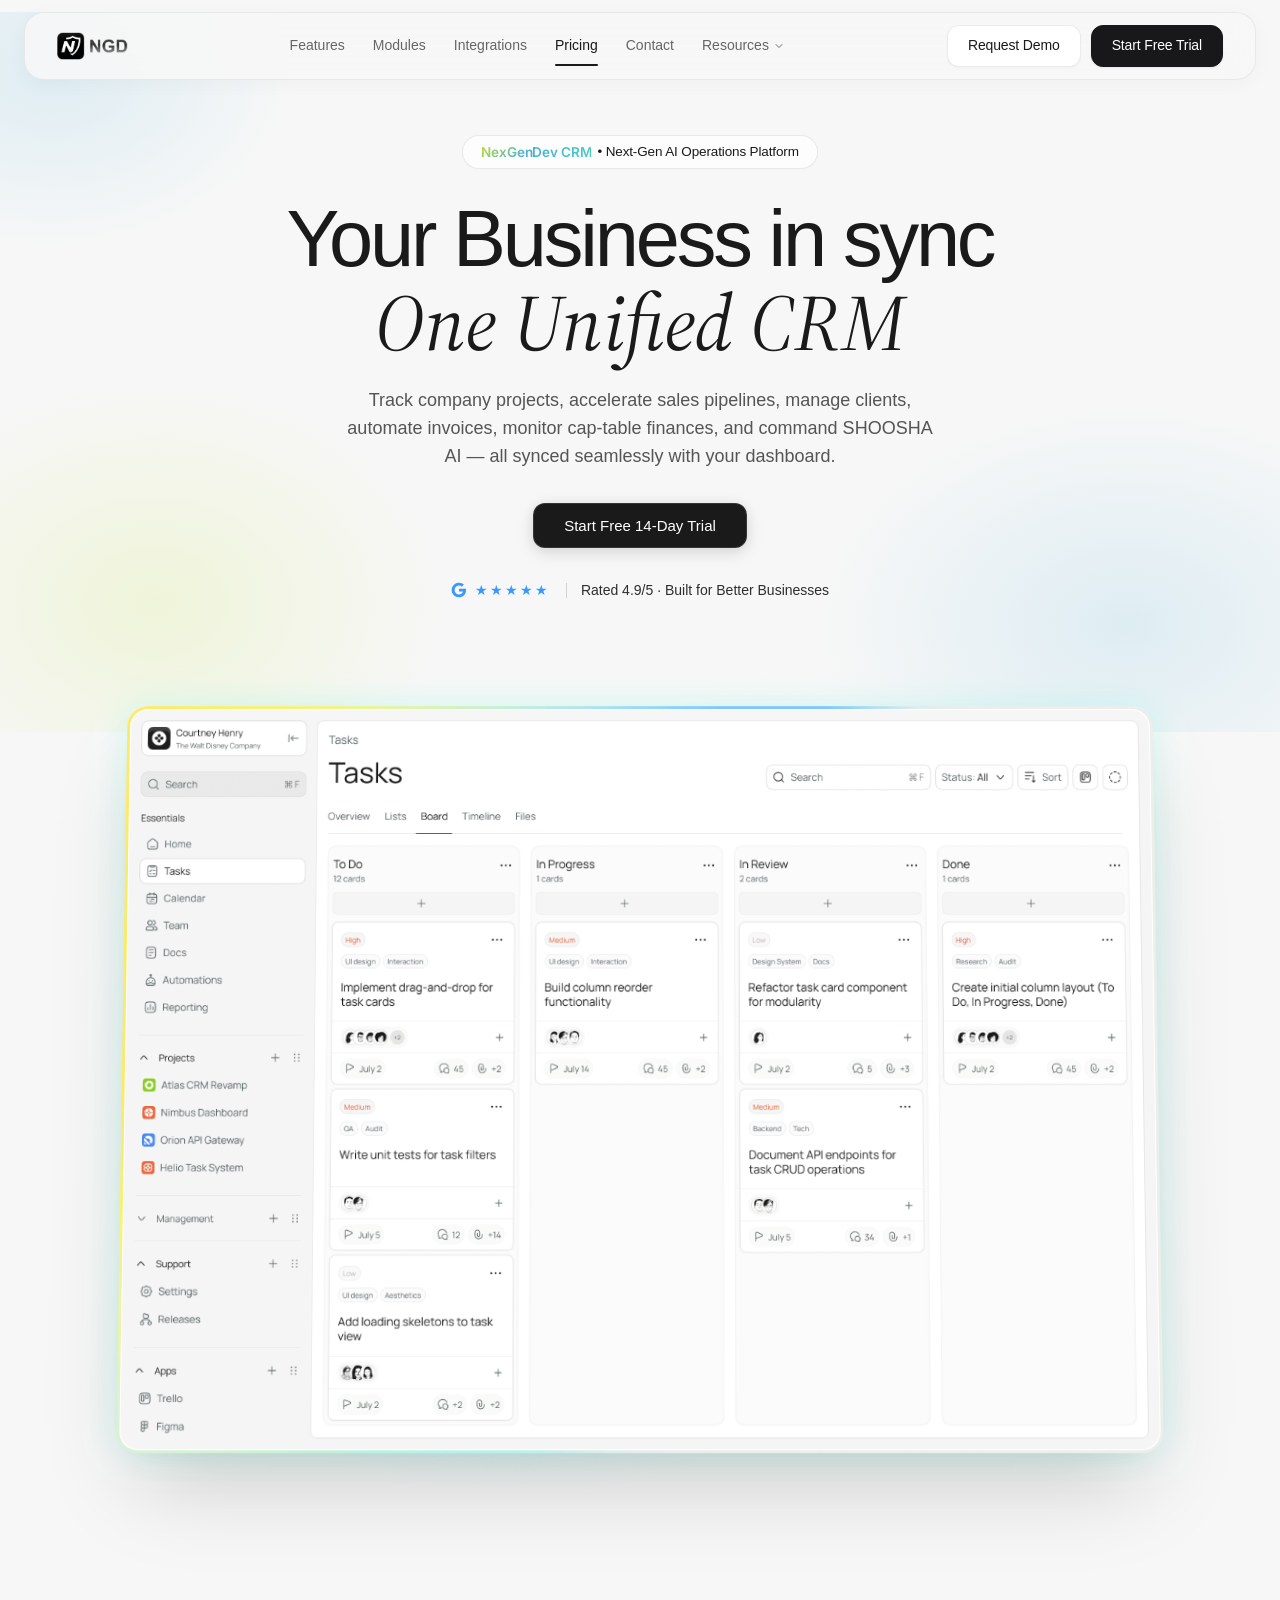
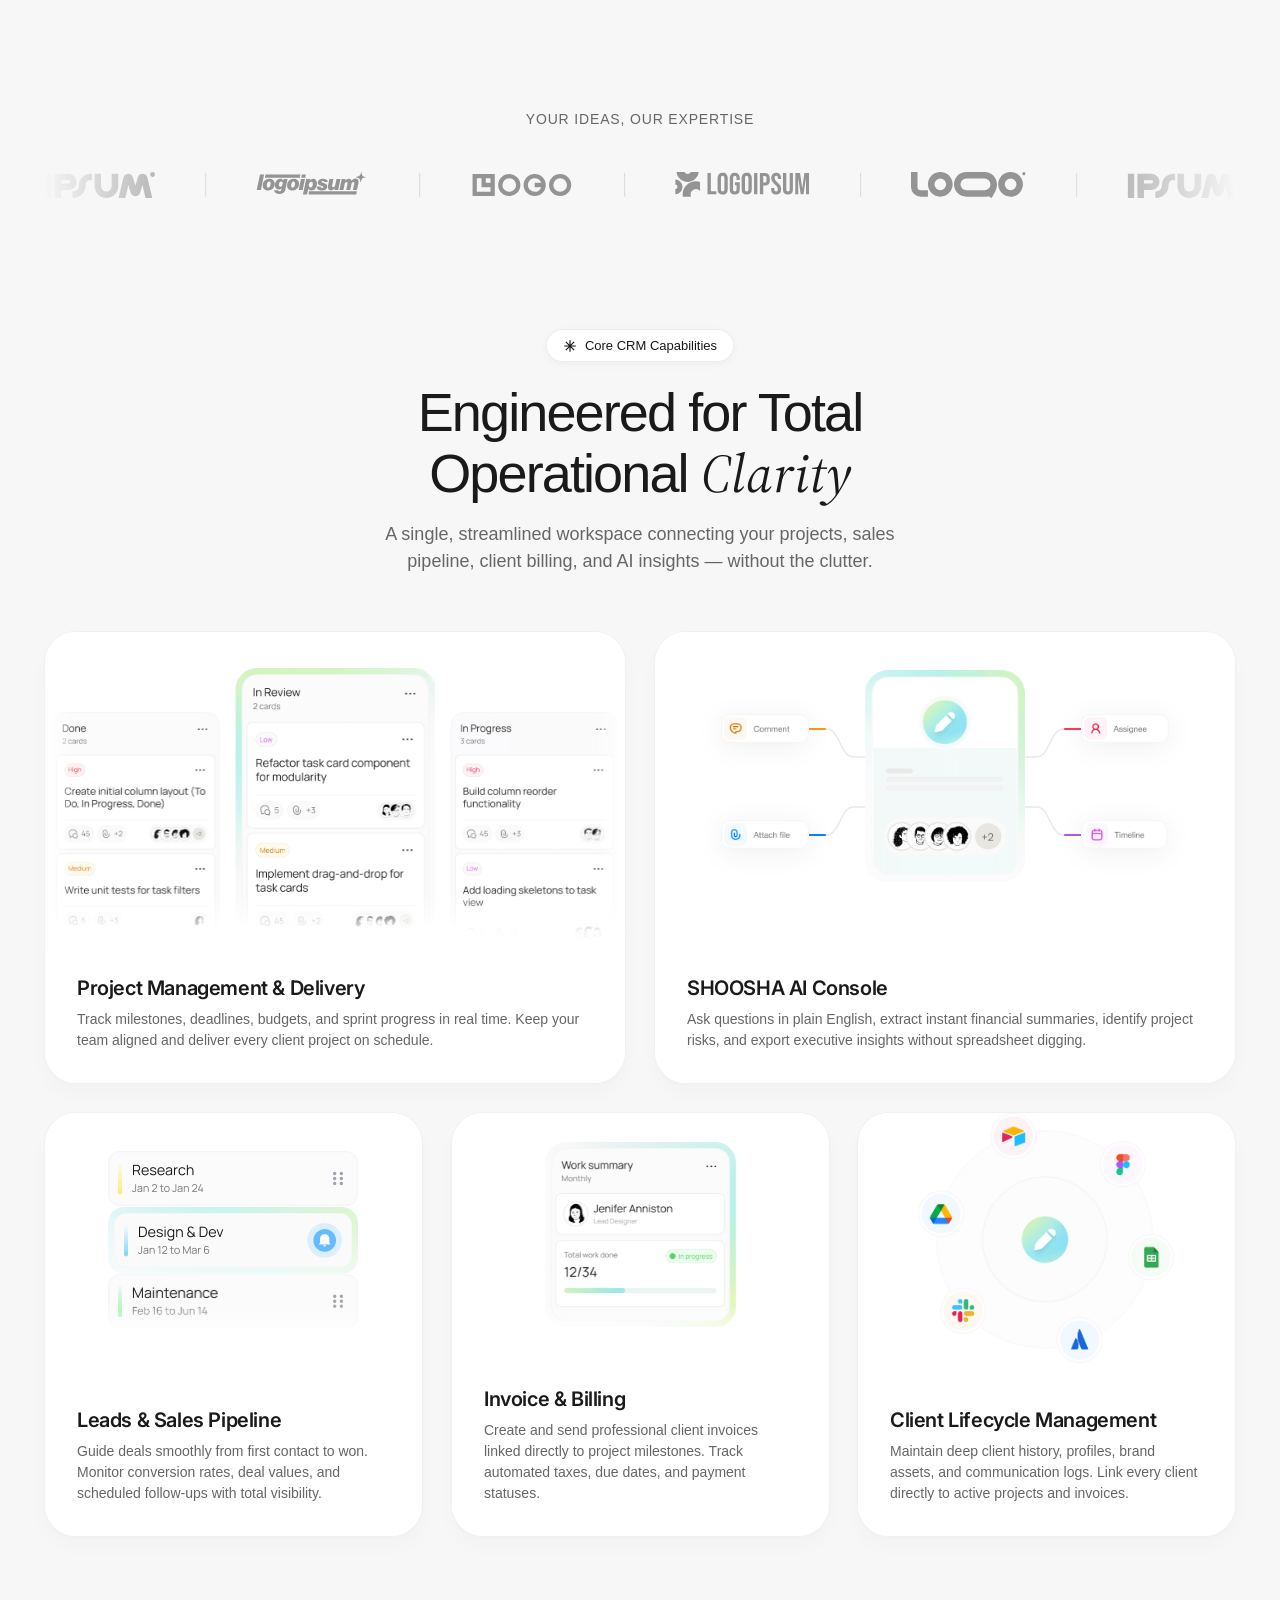
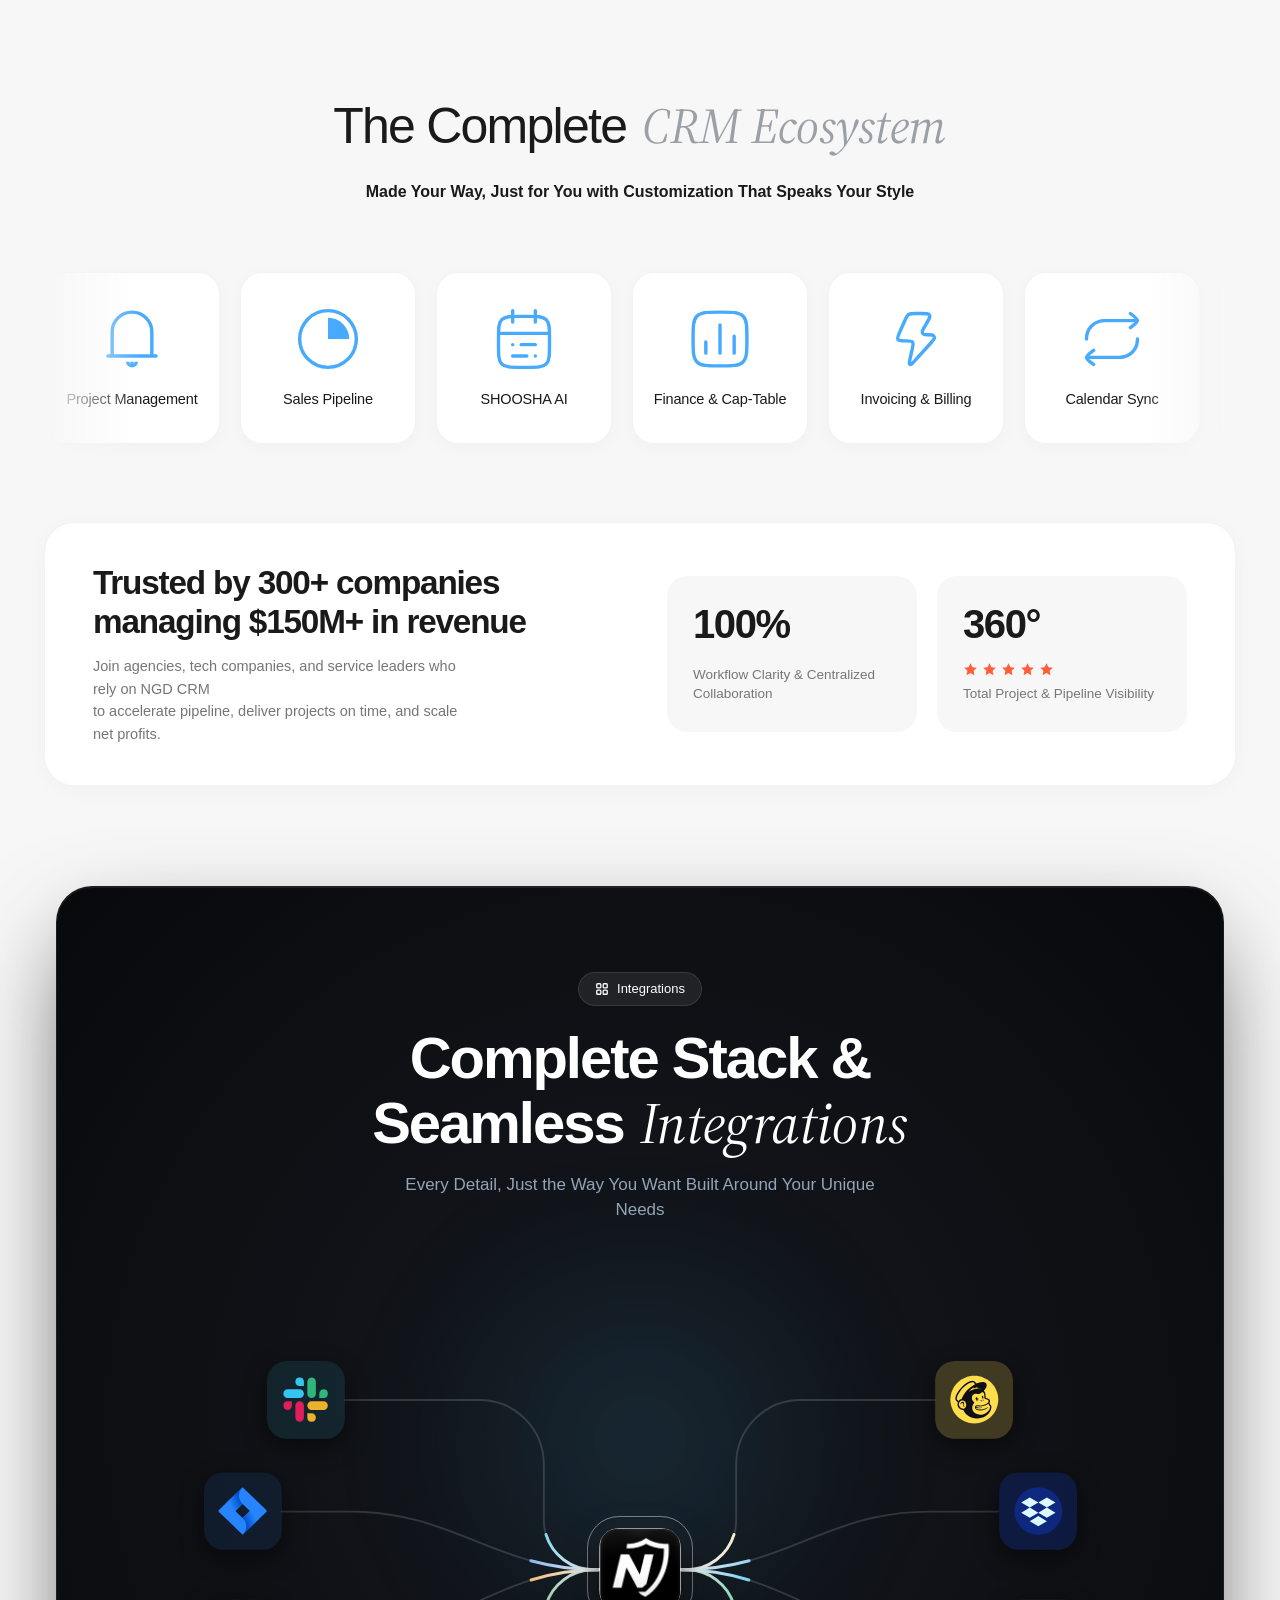
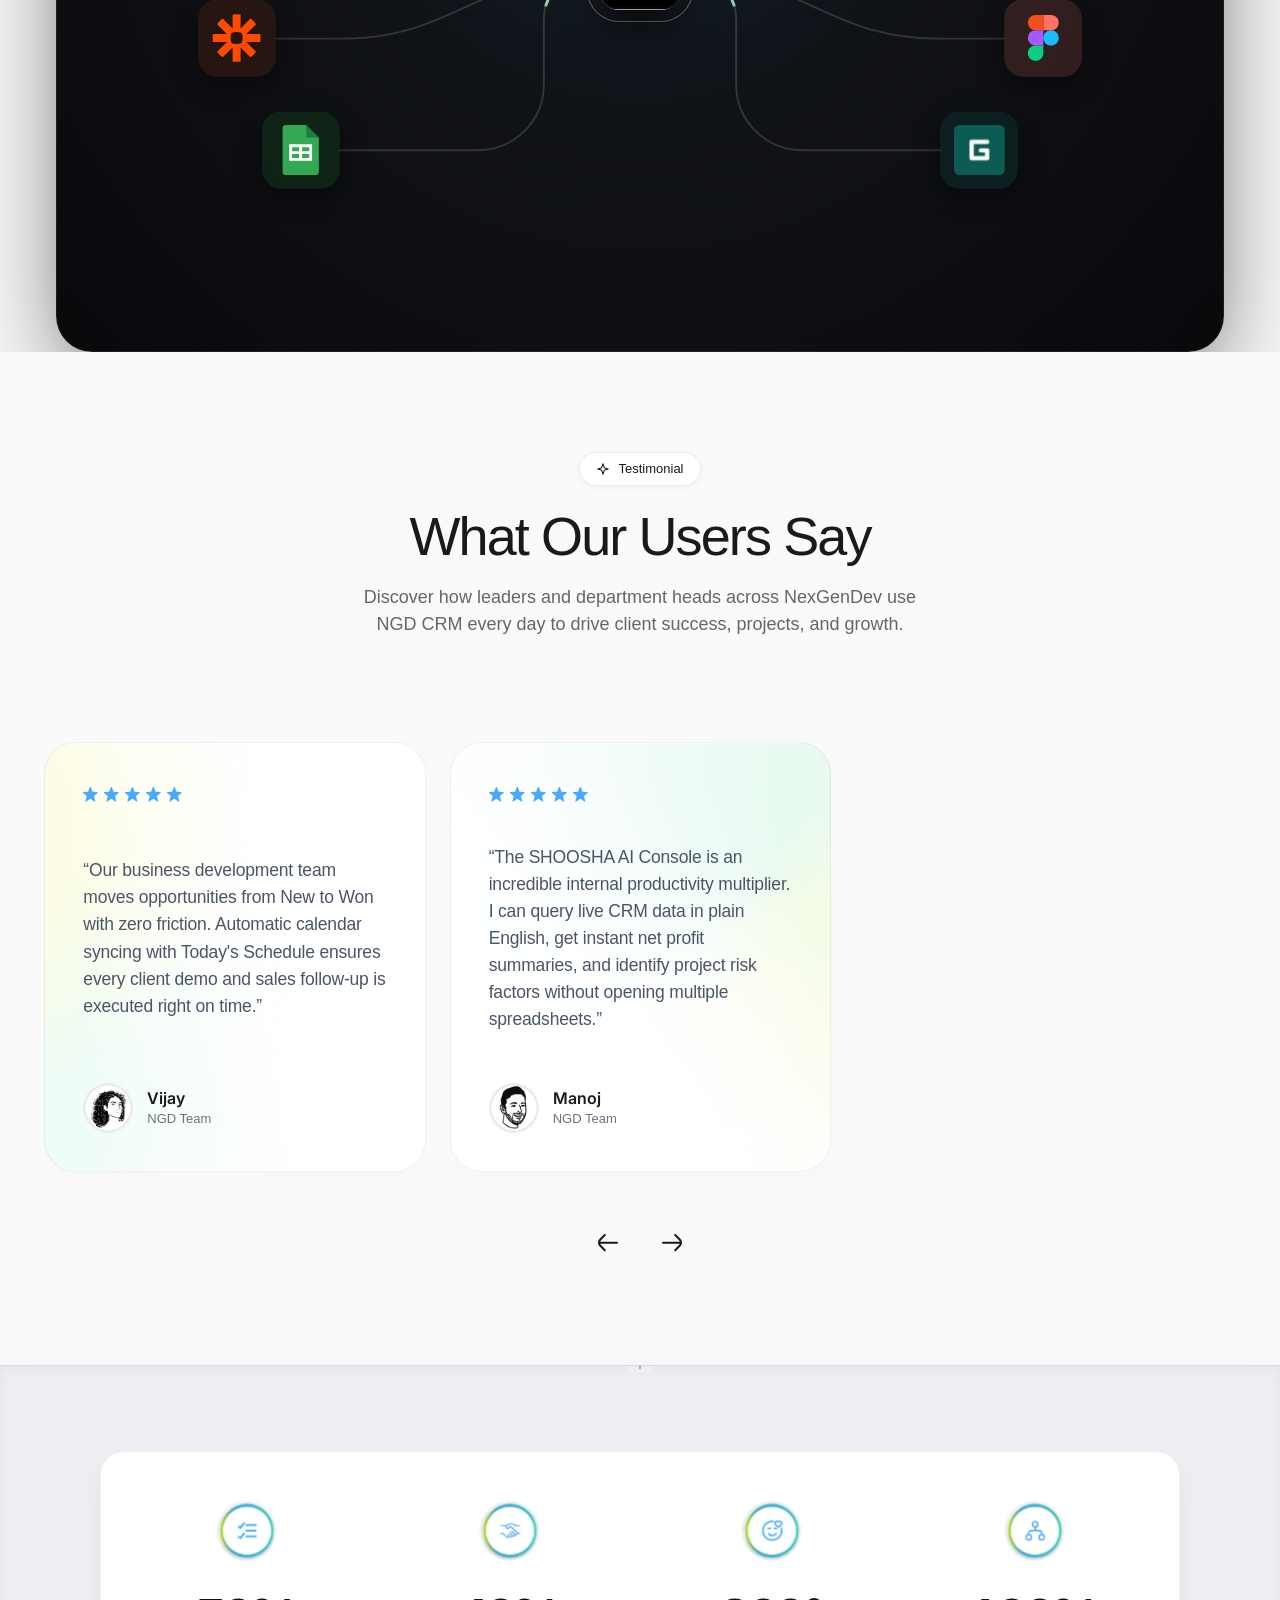
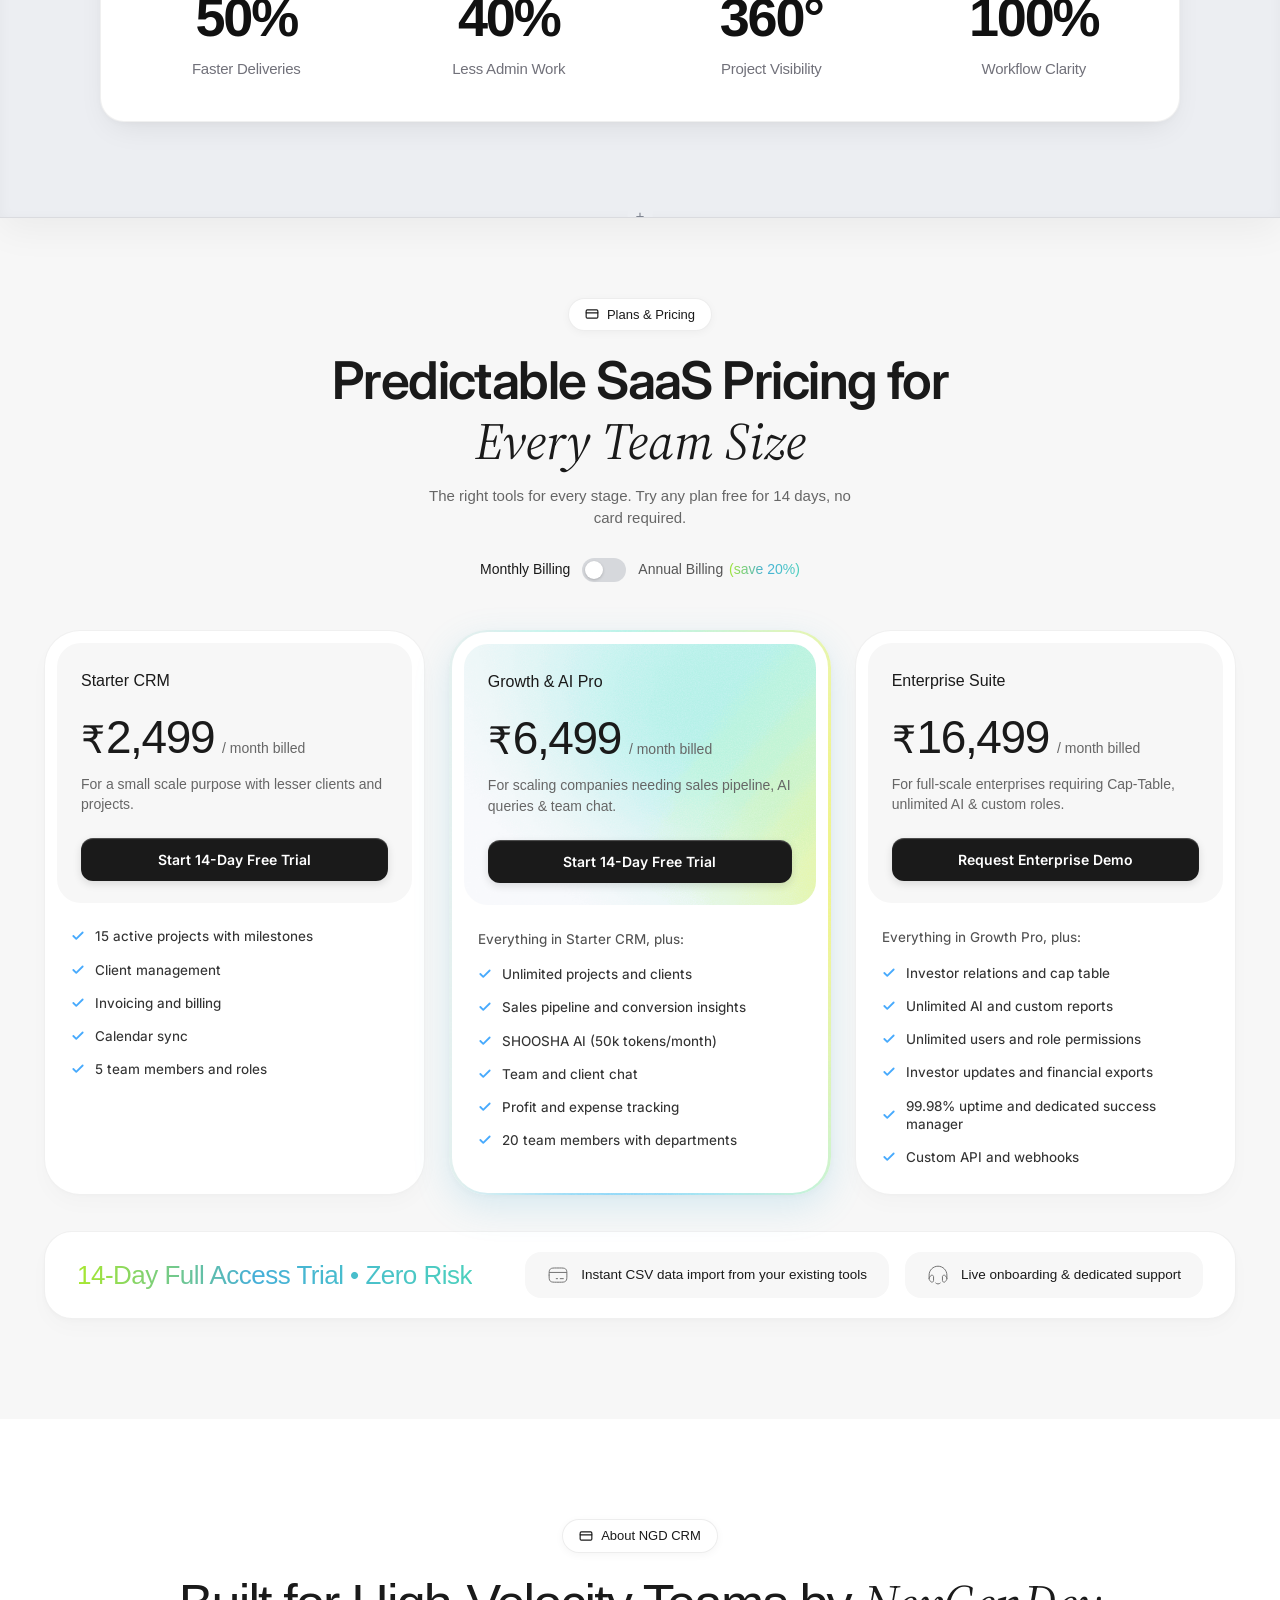
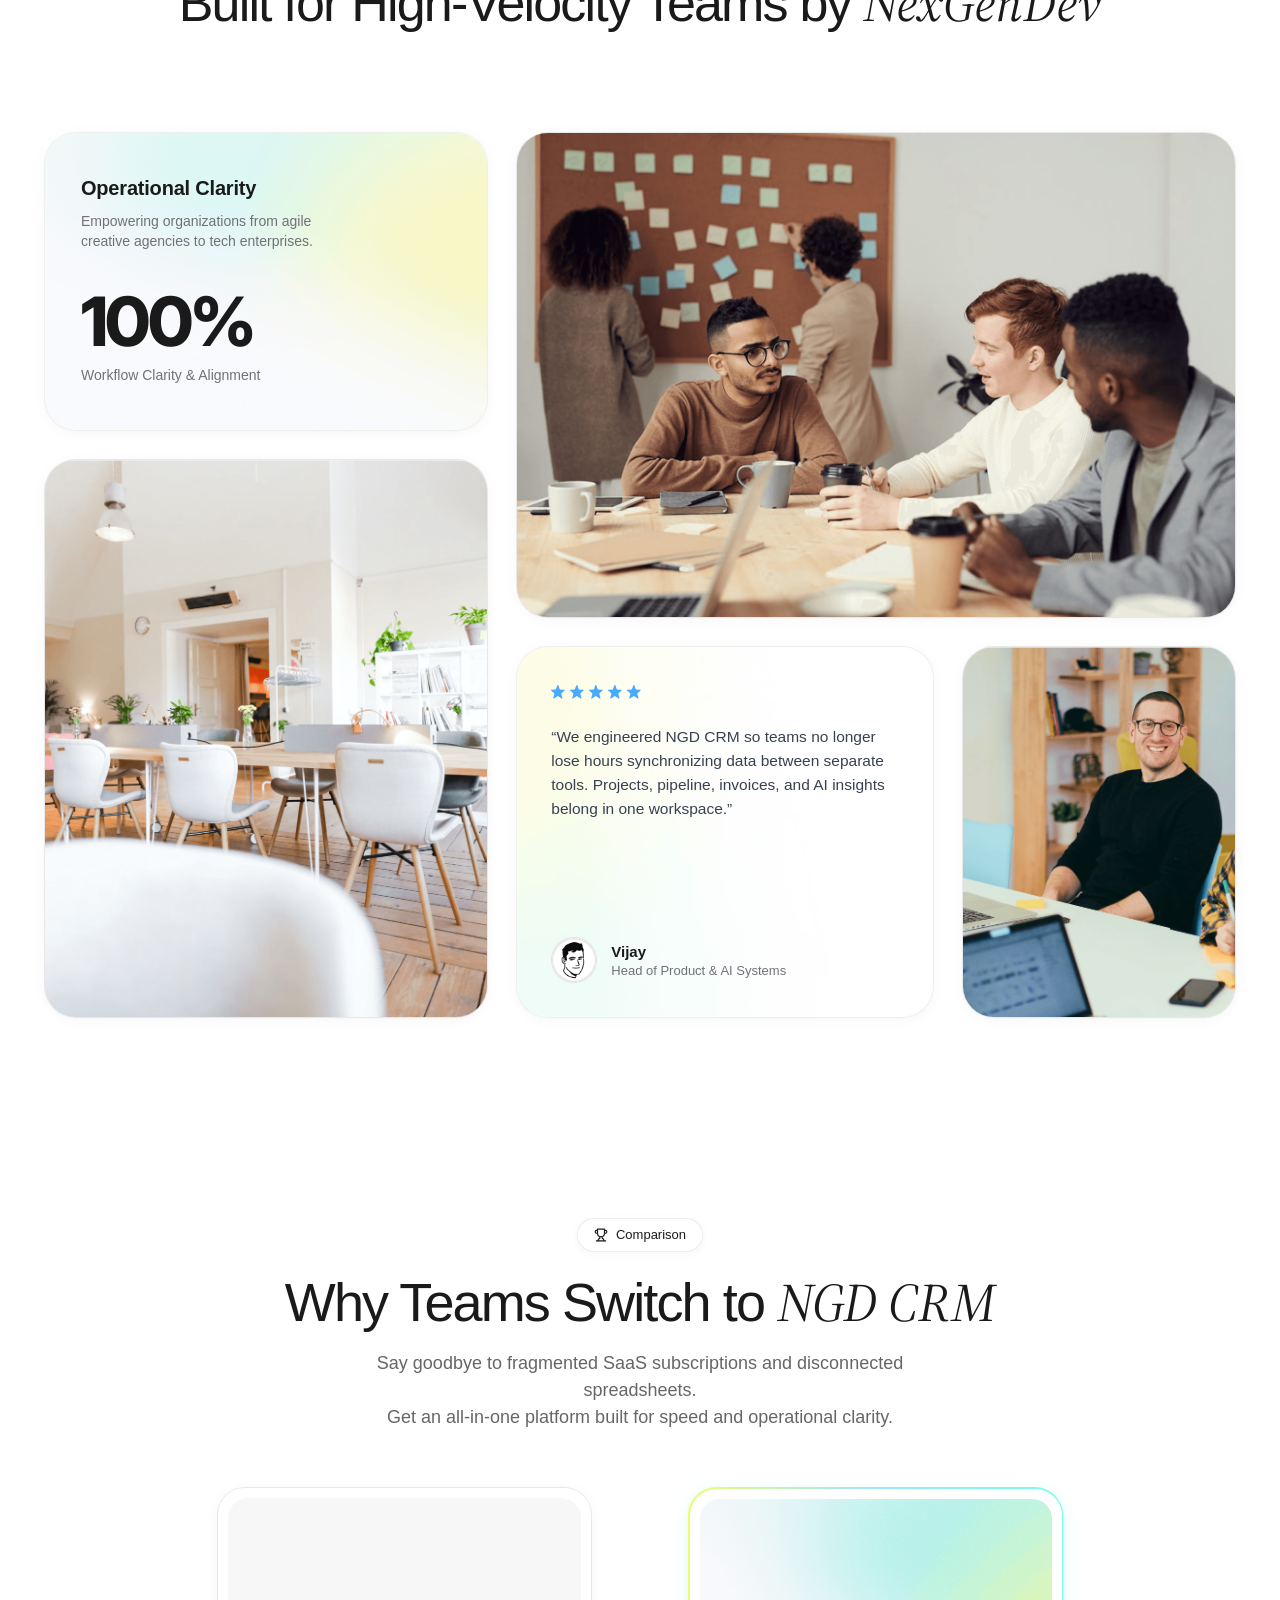
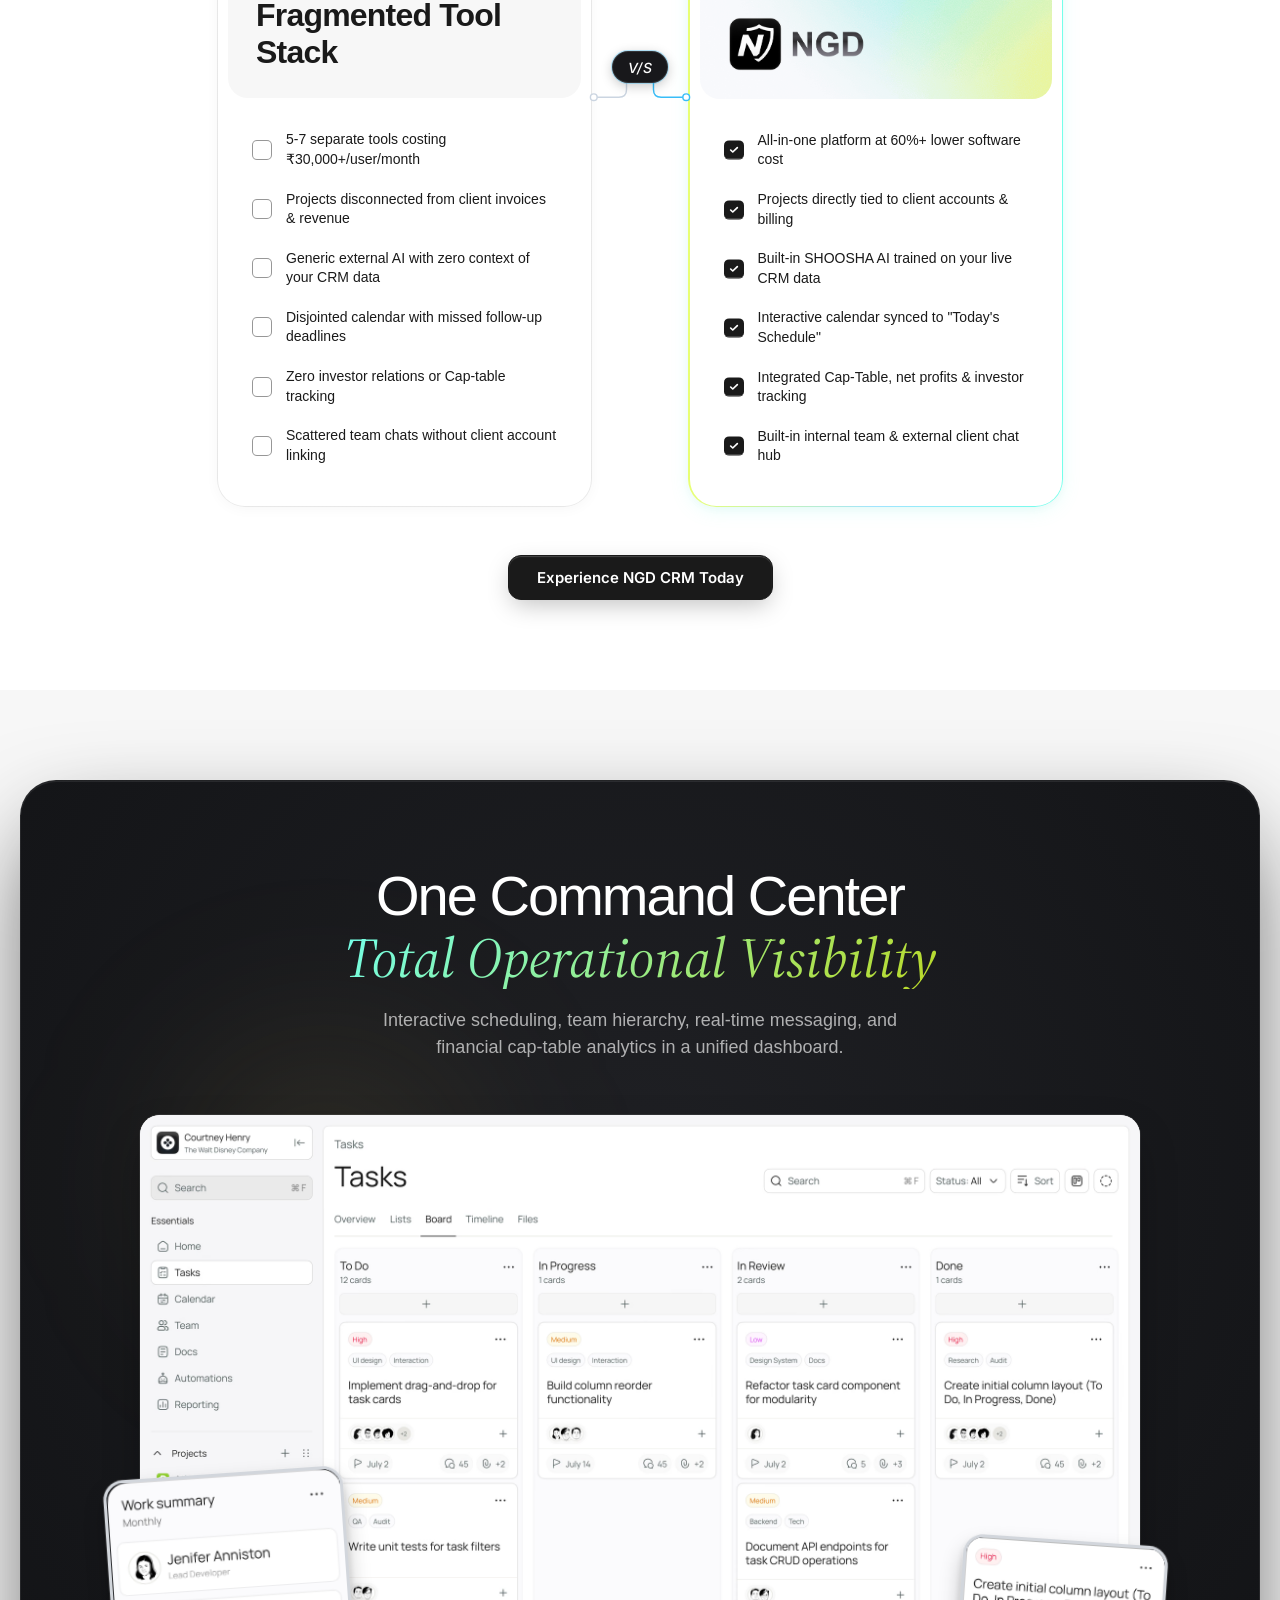
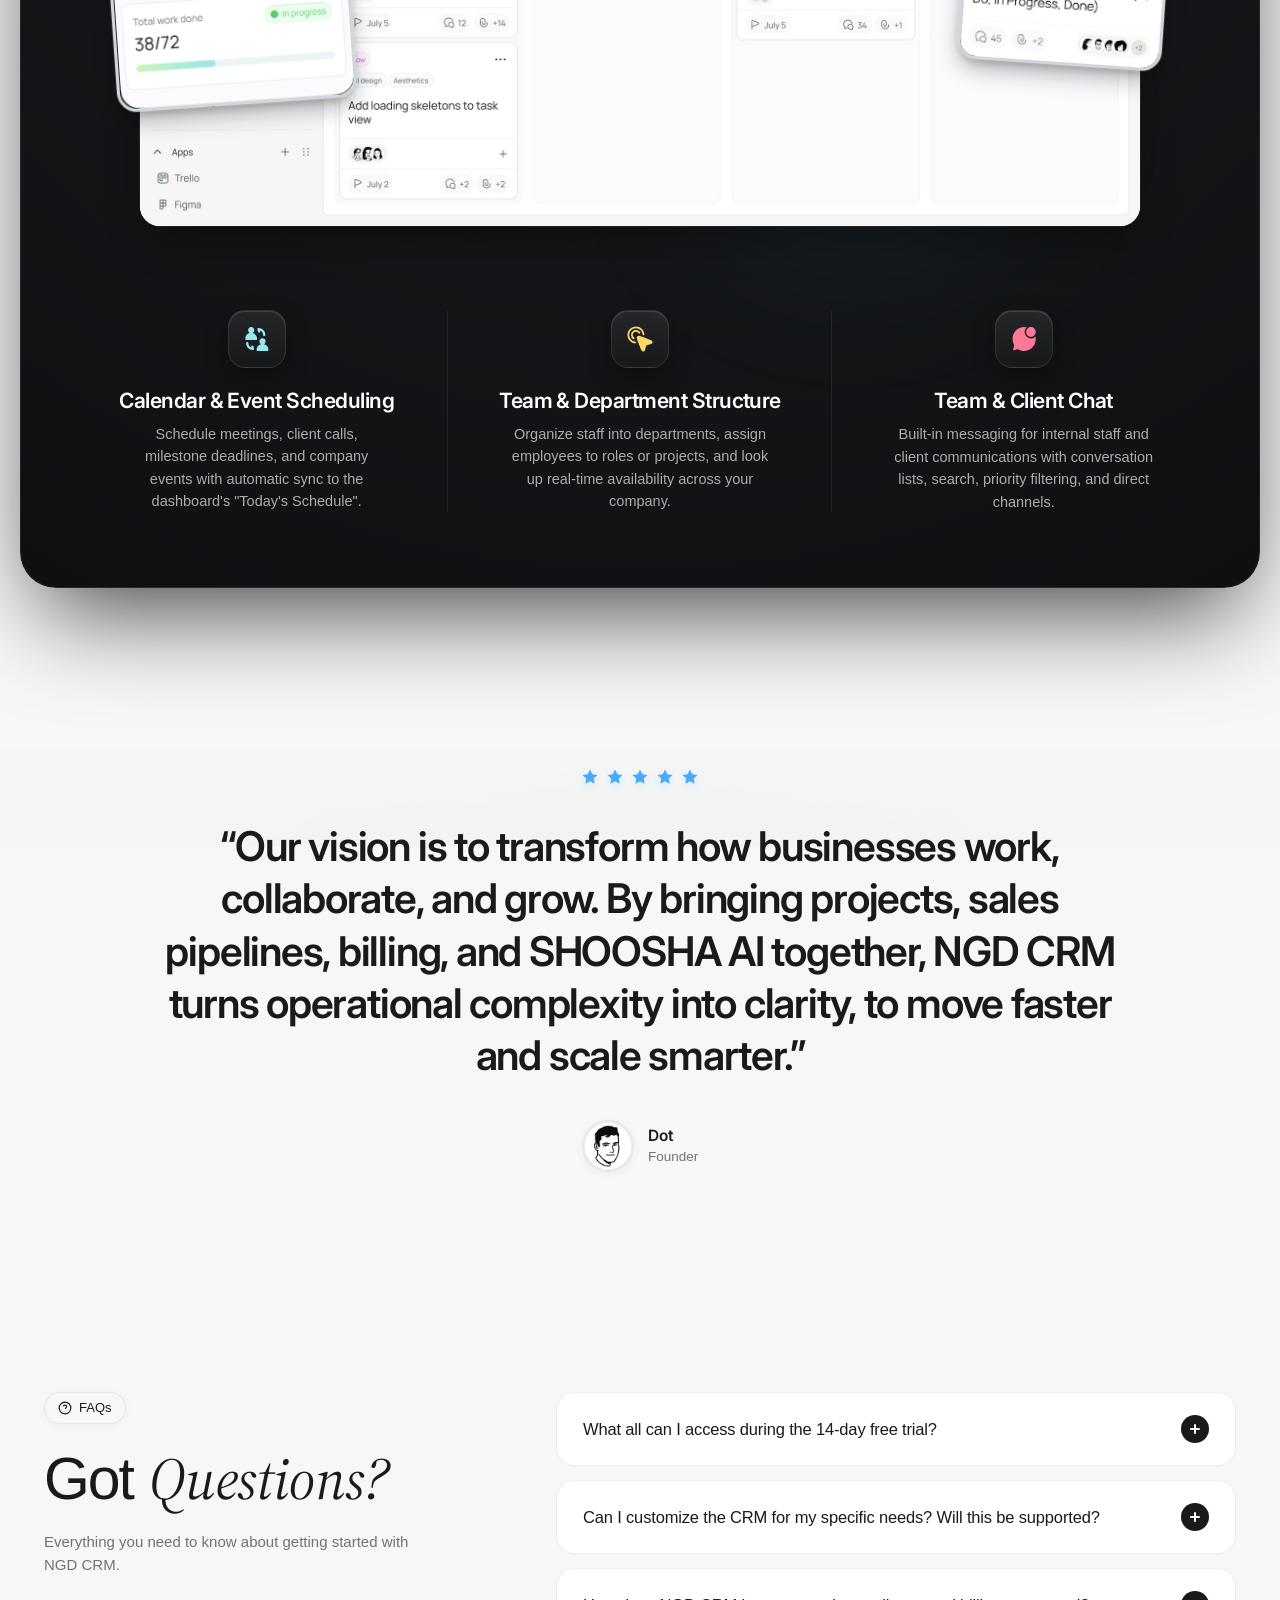
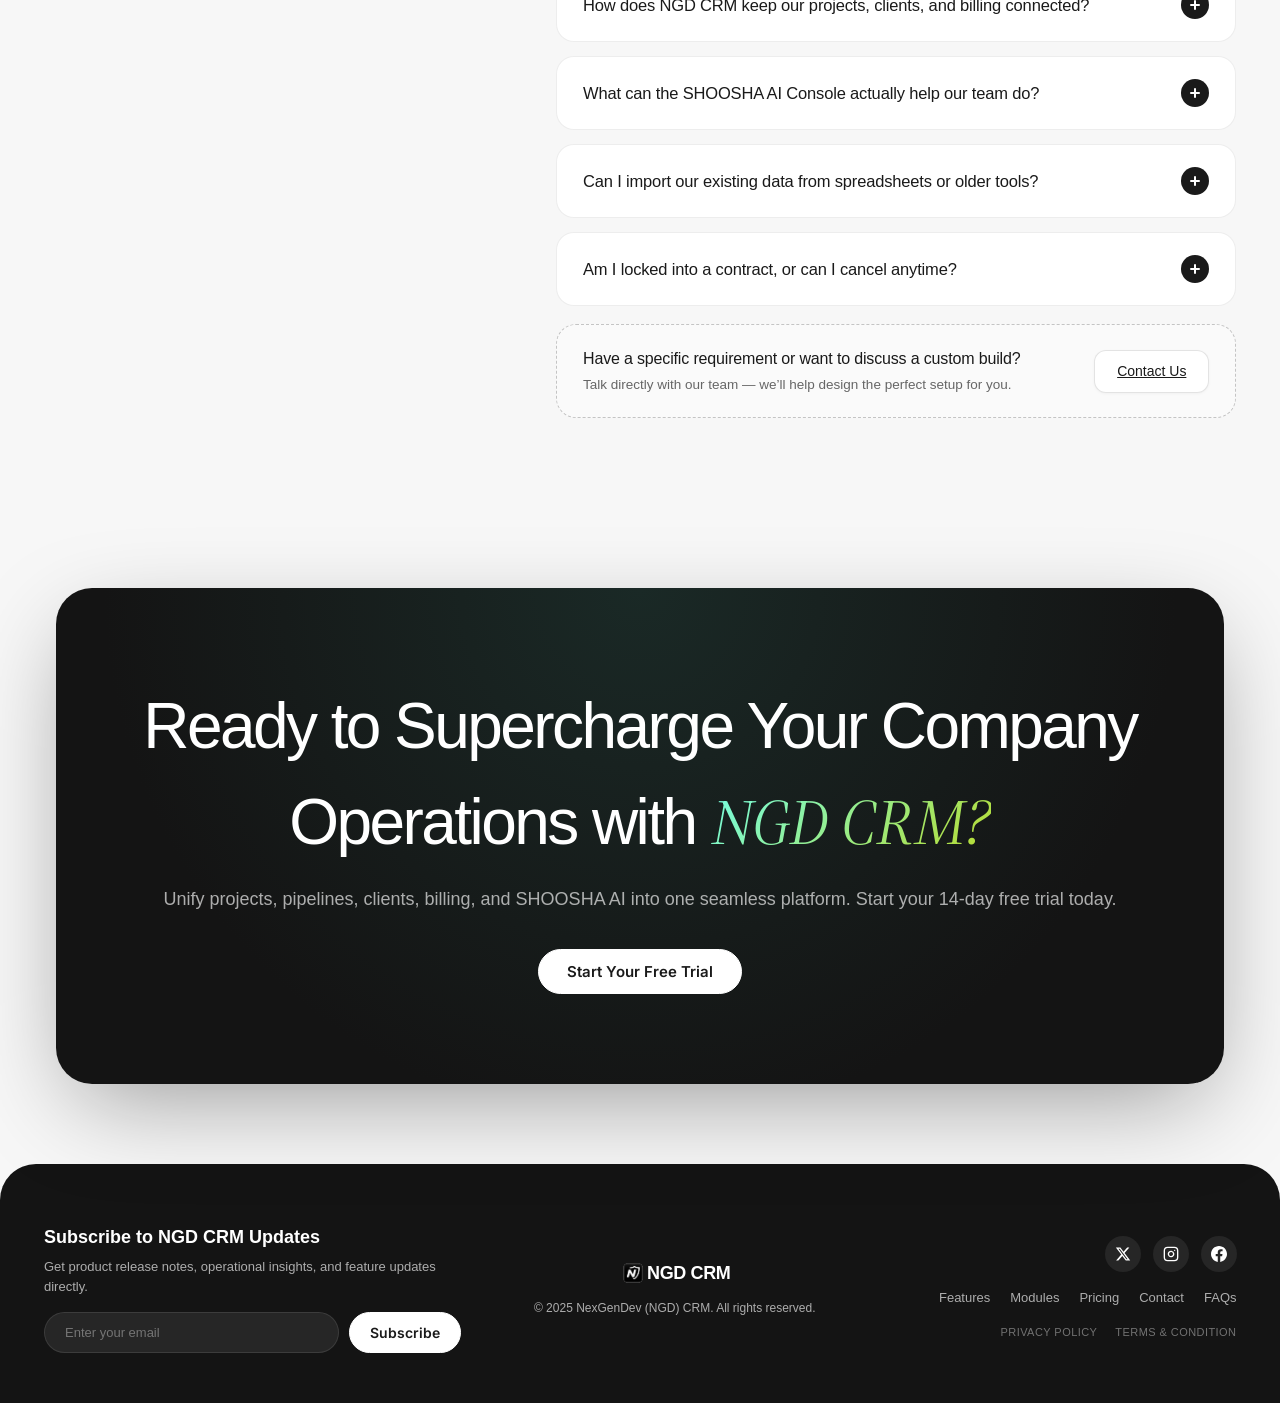
<file: index.html>
<!DOCTYPE html>
<html lang="en">

<head>
  <meta charset="UTF-8">
  <meta name="viewport" content="width=device-width, initial-scale=1.0">
  <title>NGD CRM - The All-in-One Operations, Project & AI CRM Platform</title>
  <meta name="description"
    content="NexGenDev (NGD) CRM unifies project management, sales pipelines, client lifecycle, invoicing, investor relations, team collaboration, and SHOOSHA AI into one seamless platform.">

  <!-- Favicon -->
  <link rel="icon" type="image/png" href="images/newnex.png">
  <link rel="apple-touch-icon" href="images/newnex.png">

  <!-- Google Fonts: Inter Display, Inter & Source Serif 4 -->
  <link rel="preconnect" href="https://fonts.googleapis.com">
  <link rel="preconnect" href="https://fonts.gstatic.com" crossorigin>
  <link
    href="https://fonts.googleapis.com/css2?family=Inter+Tight:ital,wght@0,100..900;1,100..900&family=Inter:ital,opsz,wght@0,14..32,100..900;1,14..32,100..900&family=Source+Serif+4:ital,opsz,wght@0,8..60,300..800;1,8..60,300..800&display=swap"
    rel="stylesheet">

  <link rel="stylesheet" href="style.css">
</head>

<body>

  <!-- Ambient Background Accents -->
  <div class="ambient-glow glow-top"></div>

  <!-- Header / Navigation -->
  <header class="site-header" id="siteHeader">
    <div class="header-container">
      <a href="index.html" class="brand-logo" aria-label="NGD CRM Home">
        <img src="images/logo.png" alt="NGD CRM" class="brand-logo-img">
      </a>

      <!-- Desktop Nav -->
      <nav class="nav-links">
        <a href="#features" class="nav-link active">Features</a>
        <a href="#smarter" class="nav-link">Modules</a>
        <a href="#integrations" class="nav-link">Integrations</a>
        <a href="#pricing" class="nav-link">Pricing</a>
        <a href="contact.html" class="nav-link">Contact</a>
        <div class="nav-dropdown">
          <a href="#faq" class="nav-link dropdown-toggle">
            Resources
            <svg class="dropdown-chevron" width="12" height="12" viewBox="0 0 24 24" fill="none" stroke="currentColor"
              stroke-width="2" stroke-linecap="round" stroke-linejoin="round">
              <polyline points="6 9 12 15 18 9"></polyline>
            </svg>
          </a>
          <div class="dropdown-menu">
            <a href="#about" class="dropdown-item">About Platform</a>
            <a href="#comparison" class="dropdown-item">Why NGD CRM</a>
            <a href="#overview" class="dropdown-item">Platform Tour</a>
            <a href="#faq" class="dropdown-item">FAQs</a>
          </div>
        </div>
      </nav>

      <!-- Header CTAs -->
      <div class="header-actions">
        <button class="btn btn-outline waitlist-trigger" type="button">Request Demo</button>
        <button class="btn btn-dark waitlist-trigger" type="button">Start Free Trial</button>
        <button class="mobile-toggle" id="mobileMenuBtn" aria-label="Toggle Navigation Menu">
          <span></span>
          <span></span>
        </button>
      </div>
    </div>

    <!-- Mobile Drawer Menu Backdrop -->
    <div class="mobile-menu-backdrop" id="mobileMenuBackdrop"></div>

    <!-- Mobile Drawer Menu Card -->
    <div class="mobile-menu" id="mobileMenu" aria-hidden="true">
      <div class="mobile-menu-card">
        <!-- Card Header: Existing Logo + Close Button -->
        <div class="mobile-menu-header">
          <a href="index.html" class="mobile-card-brand" aria-label="NGD CRM Home">
            <img src="images/logo.png" alt="NGD CRM" class="mobile-brand-img">
          </a>
          <button class="mobile-menu-close" id="mobileMenuCloseBtn" aria-label="Close navigation menu">
            <svg width="20" height="20" viewBox="0 0 24 24" fill="none" stroke="currentColor" stroke-width="2.2"
              stroke-linecap="round" stroke-linejoin="round">
              <line x1="18" y1="6" x2="6" y2="18"></line>
              <line x1="6" y1="6" x2="18" y2="18"></line>
            </svg>
          </button>
        </div>

        <!-- Card Nav Links -->
        <nav class="mobile-nav-list">
          <div class="mobile-nav-item">
            <a href="#features" class="mobile-link active">Features</a>
            <div class="mobile-active-indicator"></div>
          </div>
          <div class="mobile-nav-item">
            <a href="#smarter" class="mobile-link">Modules</a>
          </div>
          <div class="mobile-nav-item">
            <a href="#integrations" class="mobile-link">Integrations</a>
          </div>
          <div class="mobile-nav-item">
            <a href="#pricing" class="mobile-link">Pricing</a>
          </div>
          <div class="mobile-nav-item">
            <a href="contact.html" class="mobile-link">Contact</a>
          </div>
          <div class="mobile-nav-item mobile-dropdown-item">
            <button type="button" class="mobile-link mobile-dropdown-btn" id="mobileResourcesBtn" aria-expanded="false">
              <span>Resources</span>
              <svg class="mobile-chevron" width="14" height="14" viewBox="0 0 24 24" fill="none" stroke="currentColor"
                stroke-width="2" stroke-linecap="round" stroke-linejoin="round">
                <polyline points="6 9 12 15 18 9"></polyline>
              </svg>
            </button>
            <div class="mobile-submenu" id="mobileResourcesSubmenu">
              <a href="#about" class="mobile-sublink">About Platform</a>
              <a href="#comparison" class="mobile-sublink">Why NGD CRM</a>
              <a href="#overview" class="mobile-sublink">Platform Tour</a>
              <a href="#faq" class="mobile-sublink">FAQs</a>
            </div>
          </div>
        </nav>

        <!-- Bottom Actions (Side by Side) -->
        <div class="mobile-actions">
          <button class="btn mobile-btn-outline waitlist-trigger" type="button">Request Demo</button>
          <button class="btn mobile-btn-dark waitlist-trigger" type="button">Start Free Trial</button>
        </div>
      </div>
    </div>
  </header>

  <main>
    <!-- HERO SECTION -->
    <section class="hero-section" id="hero">
      <div class="container hero-container">
        <!-- Badge -->
        <div class="pill-badge hero-badge">
          <span class="pill-highlight">NexGenDev CRM</span> • Next-Gen AI Operations Platform
        </div>

        <!-- Main Title -->
        <h1 class="hero-title">
          Your Business in sync <br>
          <span class="serif-italic">One Unified CRM</span>
        </h1>

        <!-- Subtitle -->
        <p class="hero-subtitle">
          Track company projects, accelerate sales pipelines, manage clients, automate invoices, monitor cap-table finances, and command SHOOSHA AI — all synced seamlessly with your dashboard.
        </p>

        <!-- CTA Button -->
        <div class="hero-cta-wrap">
          <button class="btn btn-hero-cta waitlist-trigger" type="button">Start Free 14-Day Trial</button>
        </div>

        <!-- Social Proof Rating -->
        <div class="hero-reviews">
          <div class="google-rating">
            <svg class="google-icon" viewBox="0 0 24 24" width="16" height="16">
              <path fill="#3B99FC"
                d="M22.56 12.25c0-.78-.07-1.53-.2-2.25H12v4.26h5.92c-.26 1.37-1.04 2.53-2.21 3.31v2.77h3.57c2.08-1.92 3.28-4.74 3.28-8.09z" />
              <path fill="#3B99FC"
                d="M12 23c2.97 0 5.46-.98 7.28-2.66l-3.57-2.77c-.98.66-2.23 1.06-3.71 1.06-2.86 0-5.29-1.93-6.16-4.53H2.18v2.84C3.99 20.53 7.7 23 12 23z" />
              <path fill="#3B99FC"
                d="M5.84 14.09c-.22-.66-.35-1.36-.35-2.09s.13-1.43.35-2.09V7.06H2.18C1.43 8.55 1 10.22 1 12s.43 3.45 1.18 4.94l2.85-2.22.81-.63z" />
              <path fill="#3B99FC"
                d="M12 5.38c1.62 0 3.06.56 4.21 1.64l3.15-3.15C17.45 2.09 14.97 1 12 1 7.7 1 3.99 3.47 2.18 7.06l3.66 2.84c.87-2.6 3.3-4.52 6.16-4.52z" />
            </svg>
            <div class="stars stars-sky">
              <span>★</span><span>★</span><span>★</span><span>★</span><span>★</span>
            </div>
            <span class="review-divider"></span>
            <span class="reviews-text">Rated 4.9/5 · Built for Better Businesses</span>
          </div>
        </div>

        <!-- Hero App Mockup -->
        <div class="hero-mockup-section">
          <div class="hero-glow-bg">
            <img src="images/eghepTEPMM1sApJCMQ1VqSaKOY.png" alt="" class="hero-glow-img">
          </div>
          <div class="hero-mockup-perspective" id="heroMockupPerspective">
            <div class="hero-mockup-card" id="heroMockupCard">
              <div class="mockup-frame-bg">
                <img src="images/qK9XWarVImvIhsoEr4mUFV3650M.png" alt="" class="mockup-frame-img">
              </div>
              <div class="mockup-dashboard-content">
                <img src="images/UKzIr5paVaLFJWHAumrNbRIxczk.png"
                  alt="NexGenDev NGD CRM Dashboard &amp; Operations Center" class="dashboard-img">
              </div>
            </div>
          </div>
        </div>
      </div>
    </section>

    <!-- LOGOS MARQUEE -->
    <section class="logos-section">
      <div class="container text-center">
        <h4 class="logos-heading">Your Ideas, Our Expertise</h4>
        </h4>
        <div class="marquee-wrapper">
          <div class="marquee-track">
            <!-- Set 1 -->
            <div class="logo-item"><img src="images/5nYj2i6tU9yLEAOJRESakSDvp0g.svg" alt="Company Logo"
                class="brand-logo-img"></div>
            <div class="logo-sep">|</div>
            <div class="logo-item"><img src="images/rup7262w3KHAvtyJB0CnC6FWHSc.svg" alt="Company Logo"
                class="brand-logo-img"></div>
            <div class="logo-sep">|</div>
            <div class="logo-item"><img src="images/0EIEmxtogiwTpTo7lEjARtFLa8.svg" alt="Company Logo"
                class="brand-logo-img"></div>
            <div class="logo-sep">|</div>
            <div class="logo-item"><img src="images/RK0C79148LnQefLLc4p1LjvgJ20.svg" alt="Company Logo"
                class="brand-logo-img"></div>
            <div class="logo-sep">|</div>
            <div class="logo-item"><img src="images/xdtXSfrXwwIszE0AYnYks93MQUY.svg" alt="Company Logo"
                class="brand-logo-img"></div>
            <div class="logo-sep">|</div>

            <!-- Set 2 for seamless infinite scroll -->
            <div class="logo-item"><img src="images/5nYj2i6tU9yLEAOJRESakSDvp0g.svg" alt="Company Logo"
                class="brand-logo-img"></div>
            <div class="logo-sep">|</div>
            <div class="logo-item"><img src="images/rup7262w3KHAvtyJB0CnC6FWHSc.svg" alt="Company Logo"
                class="brand-logo-img"></div>
            <div class="logo-sep">|</div>
            <div class="logo-item"><img src="images/0EIEmxtogiwTpTo7lEjARtFLa8.svg" alt="Company Logo"
                class="brand-logo-img"></div>
            <div class="logo-sep">|</div>
            <div class="logo-item"><img src="images/RK0C79148LnQefLLc4p1LjvgJ20.svg" alt="Company Logo"
                class="brand-logo-img"></div>
            <div class="logo-sep">|</div>
            <div class="logo-item"><img src="images/xdtXSfrXwwIszE0AYnYks93MQUY.svg" alt="Company Logo"
                class="brand-logo-img"></div>
            <div class="logo-sep">|</div>

            <!-- Set 3 for seamless loop -->
            <div class="logo-item"><img src="images/5nYj2i6tU9yLEAOJRESakSDvp0g.svg" alt="Company Logo"
                class="brand-logo-img"></div>
            <div class="logo-sep">|</div>
            <div class="logo-item"><img src="images/rup7262w3KHAvtyJB0CnC6FWHSc.svg" alt="Company Logo"
                class="brand-logo-img"></div>
            <div class="logo-sep">|</div>
            <div class="logo-item"><img src="images/0EIEmxtogiwTpTo7lEjARtFLa8.svg" alt="Company Logo"
                class="brand-logo-img"></div>
            <div class="logo-sep">|</div>
            <div class="logo-item"><img src="images/RK0C79148LnQefLLc4p1LjvgJ20.svg" alt="Company Logo"
                class="brand-logo-img"></div>
            <div class="logo-sep">|</div>
            <div class="logo-item"><img src="images/xdtXSfrXwwIszE0AYnYks93MQUY.svg" alt="Company Logo"
                class="brand-logo-img"></div>
            <div class="logo-sep">|</div>
          </div>
        </div>
      </div>
    </section>

    <!-- FEATURES BENTO GRID -->
    <section class="features-section" id="features">
      <div class="container">
        <!-- Section Header -->
        <div class="section-header text-center">
          <div class="pill-badge">
            <svg width="14" height="14" viewBox="0 0 24 24" fill="none" stroke="currentColor" stroke-width="2">
              <path d="M12 2v20M2 12h20M4.93 4.93l14.14 14.14M4.93 19.07l14.14-14.14" />
            </svg>
            Core CRM Capabilities
          </div>
          <h2 class="section-title">
            Engineered for Total<br>
            Operational <span class="serif-italic">Clarity</span>
          </h2>
          <p class="section-subtitle">
            A single, streamlined workspace connecting your projects, sales pipeline, client billing, and AI insights — without the clutter.
          </p>
        </div>

        <!-- Bento Grid: 2 on top, 3 on bottom -->
        <div class="bento-grid">
          <!-- Bento Card 1: Project Management (Wide) -->
          <div class="bento-card bento-wide">
            <div class="bento-preview-top preview-smart-boards">
              <div class="sb-col sb-col-left">
                <img src="images/Ntog7R5TGhqmfPJiEHINlQfk.png" alt="Planning &amp; Upcoming Projects">
              </div>
              <div class="sb-col sb-col-center">
                <img src="images/O7slyMQCb3o5zpnYVg33D7xzd4.png" alt="In Progress Projects">
              </div>
              <div class="sb-col sb-col-right">
                <img src="images/F8f0mKt3Lz1TrTMw1Ez2swxL4.png" alt="Completed Deliverables">
              </div>
              <div class="bento-mask bento-mask-bottom"></div>
              <div class="bento-mask bento-mask-left"></div>
              <div class="bento-mask bento-mask-right"></div>
            </div>
            <div class="bento-content">
              <h3 class="bento-title">Project Management &amp; Delivery</h3>
              <p class="bento-desc">Track milestones, deadlines, budgets, and sprint progress in real time. Keep your team aligned and deliver every client project on schedule.</p>
            </div>
          </div>

          <!-- Bento Card 2: SHOOSHA AI Console (Wide) -->
          <div class="bento-card bento-wide">
            <div class="bento-preview-top preview-collab">
              <!-- Center Card -->
              <div class="collab-center-wrap">
                <img src="images/PVF60gJL2lj7qxtkuEtNE7RpPM.png" alt="SHOOSHA AI CRM Console">
              </div>
              <!-- 4 Curved Connector Lines with Traveling Light Pulses -->
              <div class="collab-line collab-line-tl">
                <svg width="100%" height="100%" viewBox="0 0 56 34" fill="none">
                  <path d="M 0 3 H 18 C 30 3, 32 31, 44 31 H 56" stroke="#E5E7EB" stroke-width="1.5"
                    stroke-linecap="round" />
                  <path class="pulse-beam beam-orange" d="M 0 3 H 18 C 30 3, 32 31, 44 31 H 56" stroke="#FF9500"
                    stroke-width="2.2" stroke-linecap="round" />
                </svg>
              </div>
              <div class="collab-line collab-line-bl">
                <svg width="100%" height="100%" viewBox="0 0 56 34" fill="none">
                  <path d="M 0 31 H 18 C 30 31, 32 3, 44 3 H 56" stroke="#E5E7EB" stroke-width="1.5"
                    stroke-linecap="round" />
                  <path class="pulse-beam beam-blue" d="M 0 31 H 18 C 30 31, 32 3, 44 3 H 56" stroke="#007AFF"
                    stroke-width="2.2" stroke-linecap="round" />
                </svg>
              </div>
              <div class="collab-line collab-line-tr">
                <svg width="100%" height="100%" viewBox="0 0 56 34" fill="none">
                  <path d="M 56 3 H 38 C 26 3, 24 31, 12 31 H 0" stroke="#E5E7EB" stroke-width="1.5"
                    stroke-linecap="round" />
                  <path class="pulse-beam beam-crimson" d="M 56 3 H 38 C 26 3, 24 31, 12 31 H 0" stroke="#FF2D55"
                    stroke-width="2.2" stroke-linecap="round" />
                </svg>
              </div>
              <div class="collab-line collab-line-br">
                <svg width="100%" height="100%" viewBox="0 0 56 34" fill="none">
                  <path d="M 56 31 H 38 C 26 31, 24 3, 12 3 H 0" stroke="#E5E7EB" stroke-width="1.5"
                    stroke-linecap="round" />
                  <path class="pulse-beam beam-purple" d="M 56 31 H 38 C 26 31, 24 3, 12 3 H 0" stroke="#AF52DE"
                    stroke-width="2.2" stroke-linecap="round" />
                </svg>
              </div>
              <!-- 4 Floating Chips -->
              <div class="collab-chip chip-comment">
                <img src="images/rJB4WUvpToRgfSYiQA8OF6UwHQ.png" alt="SHOOSHA AI Query Insights">
              </div>
              <div class="collab-chip chip-attach">
                <img src="images/pqYKCNiylewDZzKfEAnc3NVXBg4.png" alt="Financial Summaries">
              </div>
              <div class="collab-chip chip-assignee">
                <img src="images/F7Dx3fDm3lNrbZgQrnHSp4IzJQQ.png" alt="Smart Team Sync">
              </div>
              <div class="collab-chip chip-timeline">
                <img src="images/oJeo6kXEVp4SQtqNLdgZazgv7zk.png" alt="Export Transcript">
              </div>
              <div class="bento-mask bento-mask-bottom"></div>
            </div>
            <div class="bento-content">
              <h3 class="bento-title">SHOOSHA AI Console</h3>
              <p class="bento-desc">Ask questions in plain English, extract instant financial summaries, identify project risks, and export executive insights without spreadsheet digging.</p>
            </div>
          </div>

          <!-- Bento Card 3: Leads & Sales Pipeline -->
          <div class="bento-card">
            <div class="bento-preview-top preview-deadlines">
              <div class="deadline-stack">
                <div class="dl-item dl-research">
                  <img src="images/9nBGqftHCKxMtRanm8l5MD6dEA.png" alt="Lead Stages: New, Contacted, Qualified">
                </div>
                <div class="dl-item dl-design">
                  <img src="images/M7kZbdT2p2vb0rAoLprA5jxQqc.png" alt="Proposals &amp; Deal Values">
                </div>
                <div class="dl-item dl-maint">
                  <img src="images/cdl3sfflLSPvjNP6zzHbfg5NYc.png" alt="Won Deals &amp; Lead Export">
                </div>
              </div>
              <div class="bento-mask bento-mask-bottom"></div>
            </div>
            <div class="bento-content">
              <h3 class="bento-title">Leads &amp; Sales Pipeline</h3>
              <p class="bento-desc">Guide deals smoothly from first contact to won. Monitor conversion rates, deal values, and scheduled follow-ups with total visibility.</p>
            </div>
          </div>

          <!-- Bento Card 4: Invoicing, Billing & Finance -->
          <div class="bento-card">
            <div class="bento-preview-top preview-progress">
              <div class="progress-wrap">
                <img src="images/sFfQbdJRCKkz52BqBPOtl2jhE.png" alt="Invoice &amp; Billing Progress">
              </div>
              <div class="bento-mask bento-mask-bottom"></div>
            </div>
            <div class="bento-content">
              <h3 class="bento-title">Invoice &amp; Billing</h3>
              <p class="bento-desc">Create and send professional client invoices linked directly to project milestones. Track automated taxes, due dates, and payment statuses.</p>
            </div>
          </div>

          <!-- Bento Card 5: Client 360° Management -->
          <div class="bento-card">
            <div class="bento-preview-top preview-integrations">
              <div class="integrations-orbit-wrap">
                <img src="images/AIHl0btI97ExfKaF8I8cCUzD6Fs.png" alt="Client 360 Lifecycle">
              </div>
            </div>
            <div class="bento-content">
              <h3 class="bento-title">Client Lifecycle Management</h3>
              <p class="bento-desc">Maintain deep client history, profiles, brand assets, and communication logs. Link every client directly to active projects and invoices.</p>
            </div>
          </div>
        </div>
      </div>
    </section>

    <!-- HORIZONTAL FEATURE ICONS & STATS: WORK SMARTER, NOT HARDER -->
    <section class="feature-pills-section" id="smarter">
      <div class="container">
        <!-- Section Header -->
        <div class="feature-pills-header">
          <h2 class="feature-pills-title">The Complete <span class="serif-italic-accent">CRM Ecosystem</span></h2>
          <BR>
          <h4 class="feature-pills-subtitle">Made Your Way, Just for You with Customization That Speaks Your Style<h4>
        </div>

        <!-- 6 Feature Icon Cards with edge mask (Continuous Infinite Carousel) -->
        <div class="feature-pills-mask-wrapper">
          <div class="feature-pills-track">
            <!-- Group 1 -->
            <div class="feature-pills-group">
              <div class="smarter-card">
                <div class="smarter-icon-wrap">
                  <img src="images/lT0fkuVbKbQcKHsmAWQe4HDsrA.svg" alt="Project Hub" class="smarter-icon">
                </div>
                <span class="smarter-name">Project Management</span>
              </div>

              <div class="smarter-card">
                <div class="smarter-icon-wrap">
                  <img src="images/6tPTiCIHP8ZgCC2o3FwZ6fBtNPo.svg" alt="Sales Pipeline" class="smarter-icon">
                </div>
                <span class="smarter-name">Sales Pipeline</span>
              </div>

              <div class="smarter-card">
                <div class="smarter-icon-wrap">
                  <img src="images/2fttIDWN9sJMyH48RK3IzkPA8z0.svg" alt="SHOOSHA AI" class="smarter-icon">
                </div>
                <span class="smarter-name">SHOOSHA AI</span>
              </div>

              <div class="smarter-card">
                <div class="smarter-icon-wrap">
                  <img src="images/vKhUCVmRyGb43eDyRiBWJiWB5Z4.svg" alt="Finance & Cap-Table" class="smarter-icon">
                </div>
                <span class="smarter-name">Finance &amp; Cap-Table</span>
              </div>

              <div class="smarter-card">
                <div class="smarter-icon-wrap">
                  <img src="images/ir2HDQMmDIcZKFeUvwToIPLGYss.svg" alt="Invoicing & Billing" class="smarter-icon">
                </div>
                <span class="smarter-name">Invoicing &amp; Billing</span>
              </div>

              <div class="smarter-card">
                <div class="smarter-icon-wrap">
                  <img src="images/4mFzA3Uvepl8pLAH7IEyxKSvU.svg" alt="Calendar & Schedule" class="smarter-icon">
                </div>
                <span class="smarter-name">Calendar Sync</span>
              </div>
            </div>

            <!-- Group 2 (Clone for infinite seamless loop) -->
            <div class="feature-pills-group" aria-hidden="true">
              <div class="smarter-card">
                <div class="smarter-icon-wrap">
                  <img src="images/lT0fkuVbKbQcKHsmAWQe4HDsrA.svg" alt="Client 360" class="smarter-icon">
                </div>
                <span class="smarter-name">Client Lifecycle</span>
              </div>

              <div class="smarter-card">
                <div class="smarter-icon-wrap">
                  <img src="images/6tPTiCIHP8ZgCC2o3FwZ6fBtNPo.svg" alt="Team & Departments" class="smarter-icon">
                </div>
                <span class="smarter-name">Team &amp; Departments</span>
              </div>

              <div class="smarter-card">
                <div class="smarter-icon-wrap">
                  <img src="images/2fttIDWN9sJMyH48RK3IzkPA8z0.svg" alt="Team Chat" class="smarter-icon">
                </div>
                <span class="smarter-name">Team &amp; Client Chat</span>
              </div>

              <div class="smarter-card">
                <div class="smarter-icon-wrap">
                  <img src="images/vKhUCVmRyGb43eDyRiBWJiWB5Z4.svg" alt="Investor Relations" class="smarter-icon">
                </div>
                <span class="smarter-name">Investor Relations</span>
              </div>

              <div class="smarter-card">
                <div class="smarter-icon-wrap">
                  <img src="images/ir2HDQMmDIcZKFeUvwToIPLGYss.svg" alt="Dashboard Insights" class="smarter-icon">
                </div>
                <span class="smarter-name">Dashboard Insights</span>
              </div>

              <div class="smarter-card">
                <div class="smarter-icon-wrap">
                  <img src="images/4mFzA3Uvepl8pLAH7IEyxKSvU.svg" alt="User Settings" class="smarter-icon">
                </div>
                <span class="smarter-name">Profile &amp; Security</span>
              </div>
            </div>

            <!-- Group 3 (Clone for seamless wide loop) -->
            <div class="feature-pills-group" aria-hidden="true">
              <div class="smarter-card">
                <div class="smarter-icon-wrap">
                  <img src="images/lT0fkuVbKbQcKHsmAWQe4HDsrA.svg" alt="Project Hub" class="smarter-icon">
                </div>
                <span class="smarter-name">Project Management</span>
              </div>

              <div class="smarter-card">
                <div class="smarter-icon-wrap">
                  <img src="images/6tPTiCIHP8ZgCC2o3FwZ6fBtNPo.svg" alt="Sales Pipeline" class="smarter-icon">
                </div>
                <span class="smarter-name">Sales Pipeline</span>
              </div>

              <div class="smarter-card">
                <div class="smarter-icon-wrap">
                  <img src="images/2fttIDWN9sJMyH48RK3IzkPA8z0.svg" alt="SHOOSHA AI" class="smarter-icon">
                </div>
                <span class="smarter-name">SHOOSHA AI</span>
              </div>

              <div class="smarter-card">
                <div class="smarter-icon-wrap">
                  <img src="images/vKhUCVmRyGb43eDyRiBWJiWB5Z4.svg" alt="Finance & Cap-Table" class="smarter-icon">
                </div>
                <span class="smarter-name">Finance &amp; Cap-Table</span>
              </div>

              <div class="smarter-card">
                <div class="smarter-icon-wrap">
                  <img src="images/ir2HDQMmDIcZKFeUvwToIPLGYss.svg" alt="Invoicing & Billing" class="smarter-icon">
                </div>
                <span class="smarter-name">Invoicing &amp; Billing</span>
              </div>

              <div class="smarter-card">
                <div class="smarter-icon-wrap">
                  <img src="images/4mFzA3Uvepl8pLAH7IEyxKSvU.svg" alt="Calendar & Schedule" class="smarter-icon">
                </div>
                <span class="smarter-name">Calendar Sync</span>
              </div>
            </div>

            <!-- Group 4 (Clone for ultimate safety) -->
            <div class="feature-pills-group" aria-hidden="true">
              <div class="smarter-card">
                <div class="smarter-icon-wrap">
                  <img src="images/lT0fkuVbKbQcKHsmAWQe4HDsrA.svg" alt="Project Hub" class="smarter-icon">
                </div>
                <span class="smarter-name">Project Management</span>
              </div>

              <div class="smarter-card">
                <div class="smarter-icon-wrap">
                  <img src="images/6tPTiCIHP8ZgCC2o3FwZ6fBtNPo.svg" alt="Sales Pipeline" class="smarter-icon">
                </div>
                <span class="smarter-name">Sales Pipeline</span>
              </div>

              <div class="smarter-card">
                <div class="smarter-icon-wrap">
                  <img src="images/2fttIDWN9sJMyH48RK3IzkPA8z0.svg" alt="SHOOSHA AI" class="smarter-icon">
                </div>
                <span class="smarter-name">SHOOSHA AI</span>
              </div>

              <div class="smarter-card">
                <div class="smarter-icon-wrap">
                  <img src="images/vKhUCVmRyGb43eDyRiBWJiWB5Z4.svg" alt="Finance & Cap-Table" class="smarter-icon">
                </div>
                <span class="smarter-name">Finance &amp; Cap-Table</span>
              </div>

              <div class="smarter-card">
                <div class="smarter-icon-wrap">
                  <img src="images/ir2HDQMmDIcZKFeUvwToIPLGYss.svg" alt="Invoicing & Billing" class="smarter-icon">
                </div>
                <span class="smarter-name">Invoicing &amp; Billing</span>
              </div>

              <div class="smarter-card">
                <div class="smarter-icon-wrap">
                  <img src="images/4mFzA3Uvepl8pLAH7IEyxKSvU.svg" alt="Calendar & Schedule" class="smarter-icon">
                </div>
                <span class="smarter-name">Calendar Sync</span>
              </div>
            </div>
          </div>
        </div>

        <!-- Big stats summary banner / Trust Container -->
        <div class="trust-banner-card">
          <div class="trust-banner-left">
            <h3 class="trust-title">Trusted by 300+ companies<br>managing $150M+ in revenue</h3>
            <p class="trust-desc">Join agencies, tech companies, and service leaders who rely on NGD CRM<br class="desktop-only-br">to accelerate pipeline, deliver projects on time, and scale net profits.</p>
          </div>
          <div class="trust-banner-right">
            <div class="trust-stat-box">
              <div class="trust-stat-value">100%</div>
              <div class="trust-stat-label">Workflow Clarity &amp; Centralized Collaboration</div>
            </div>
            <div class="trust-stat-box">
              <div class="trust-stat-value">360°</div>
              <div class="trust-rating-group">
                <div class="trust-stars-wrap">
                  <svg width="15" height="15" viewBox="0 0 24 24" fill="#FF5E3A">
                    <polygon
                      points="12 2 15.09 8.26 22 9.27 17 14.14 18.18 21.02 12 17.77 5.82 21.02 7 14.14 2 9.27 8.91 8.26 12 2" />
                  </svg>
                  <svg width="15" height="15" viewBox="0 0 24 24" fill="#FF5E3A">
                    <polygon
                      points="12 2 15.09 8.26 22 9.27 17 14.14 18.18 21.02 12 17.77 5.82 21.02 7 14.14 2 9.27 8.91 8.26 12 2" />
                  </svg>
                  <svg width="15" height="15" viewBox="0 0 24 24" fill="#FF5E3A">
                    <polygon
                      points="12 2 15.09 8.26 22 9.27 17 14.14 18.18 21.02 12 17.77 5.82 21.02 7 14.14 2 9.27 8.91 8.26 12 2" />
                  </svg>
                  <svg width="15" height="15" viewBox="0 0 24 24" fill="#FF5E3A">
                    <polygon
                      points="12 2 15.09 8.26 22 9.27 17 14.14 18.18 21.02 12 17.77 5.82 21.02 7 14.14 2 9.27 8.91 8.26 12 2" />
                  </svg>
                  <svg width="15" height="15" viewBox="0 0 24 24" fill="#FF5E3A">
                    <polygon
                      points="12 2 15.09 8.26 22 9.27 17 14.14 18.18 21.02 12 17.77 5.82 21.02 7 14.14 2 9.27 8.91 8.26 12 2" />
                  </svg>
                </div>
                <div class="trust-stat-label">Total Project &amp; Pipeline Visibility</div>
              </div>
            </div>
          </div>
        </div>
      </div>
    </section>

    <!-- DARK SECTION: WORKS WITH YOUR FAVORITE TOOLS -->
    <section class="integrations-section" id="integrations">
      <div class="container">
        <div class="dark-card integrations-card">
          <!-- Ambient Glow Accent -->
          <div class="integrations-ambient-glow" aria-hidden="true"></div>

          <div class="dark-card-header text-center">
            <div class="pill-badge pill-dark">
              <svg width="14" height="14" viewBox="0 0 24 24" fill="none" stroke="currentColor" stroke-width="2.2"
                stroke-linecap="round" stroke-linejoin="round">
                <rect x="3" y="3" width="7" height="7" rx="1.5"></rect>
                <rect x="14" y="3" width="7" height="7" rx="1.5"></rect>
                <rect x="14" y="14" width="7" height="7" rx="1.5"></rect>
                <rect x="3" y="14" width="7" height="7" rx="1.5"></rect>
              </svg>
              Integrations
            </div>
            <h2 class="dark-title integrations-headline">
              Complete Stack &amp;<br>
              Seamless <span class="serif-italic-tools">Integrations</span>
            </h2>
            <p class="dark-subtitle integrations-subtext">
              Every Detail, Just the Way You Want Built Around Your Unique Needs
            </p>
          </div>

          <!-- Interactive Network Diagram Stage -->
          <div class="integrations-network-stage" id="integrationsStage">
            <!-- Connecting SVG Lines and Energy Beams -->
            <svg class="net-svg-canvas" id="integrationsSvg" viewBox="0 0 1000 560" preserveAspectRatio="none"
              aria-hidden="true">
              <defs>
                <!-- Wire Glow Filters -->
                <filter id="wire-glow-subtle" x="-20%" y="-20%" width="140%" height="140%">
                  <feGaussianBlur stdDeviation="2.5" result="blur" />
                  <feMerge>
                    <feMergeNode in="blur" />
                    <feMergeNode in="SourceGraphic" />
                  </feMerge>
                </filter>
                <filter id="wire-glow-intense" x="-50%" y="-50%" width="200%" height="200%">
                  <feGaussianBlur stdDeviation="5" result="blur1" />
                  <feGaussianBlur stdDeviation="1.5" result="blur2" />
                  <feMerge>
                    <feMergeNode in="blur1" />
                    <feMergeNode in="blur2" />
                    <feMergeNode in="SourceGraphic" />
                  </feMerge>
                </filter>

                <!-- Tool Specific Outward Pulse Gradients (Hub -> Tools) -->
                <linearGradient id="pulse-grad-slack" gradientUnits="userSpaceOnUse" x1="458" y1="280" x2="224"
                  y2="120">
                  <stop offset="0%" stop-color="#ffffff" stop-opacity="0.9" />
                  <stop offset="35%" stop-color="#36C5F0" />
                  <stop offset="70%" stop-color="#2EB67D" />
                  <stop offset="100%" stop-color="#E01E5A" />
                </linearGradient>
                <linearGradient id="pulse-grad-jira" gradientUnits="userSpaceOnUse" x1="458" y1="280" x2="164" y2="225">
                  <stop offset="0%" stop-color="#ffffff" stop-opacity="0.9" />
                  <stop offset="40%" stop-color="#2684FF" />
                  <stop offset="100%" stop-color="#0052CC" />
                </linearGradient>
                <linearGradient id="pulse-grad-zapier" gradientUnits="userSpaceOnUse" x1="458" y1="280" x2="159"
                  y2="345">
                  <stop offset="0%" stop-color="#ffffff" stop-opacity="0.9" />
                  <stop offset="40%" stop-color="#FF8C00" />
                  <stop offset="100%" stop-color="#FF4A00" />
                </linearGradient>
                <linearGradient id="pulse-grad-sheets" gradientUnits="userSpaceOnUse" x1="458" y1="280" x2="219"
                  y2="450">
                  <stop offset="0%" stop-color="#ffffff" stop-opacity="0.9" />
                  <stop offset="40%" stop-color="#34A853" />
                  <stop offset="100%" stop-color="#188038" />
                </linearGradient>
                <linearGradient id="pulse-grad-mailchimp" gradientUnits="userSpaceOnUse" x1="542" y1="280" x2="776"
                  y2="120">
                  <stop offset="0%" stop-color="#ffffff" stop-opacity="0.9" />
                  <stop offset="40%" stop-color="#FFEAA7" />
                  <stop offset="100%" stop-color="#FDDD4C" />
                </linearGradient>
                <linearGradient id="pulse-grad-dropbox" gradientUnits="userSpaceOnUse" x1="542" y1="280" x2="836"
                  y2="225">
                  <stop offset="0%" stop-color="#ffffff" stop-opacity="0.9" />
                  <stop offset="40%" stop-color="#38BDF8" />
                  <stop offset="100%" stop-color="#0F287F" />
                </linearGradient>
                <linearGradient id="pulse-grad-figma" gradientUnits="userSpaceOnUse" x1="542" y1="280" x2="841"
                  y2="345">
                  <stop offset="0%" stop-color="#ffffff" stop-opacity="0.9" />
                  <stop offset="35%" stop-color="#1ABCFE" />
                  <stop offset="70%" stop-color="#A259FF" />
                  <stop offset="100%" stop-color="#FF7262" />
                </linearGradient>
                <linearGradient id="pulse-grad-g2" gradientUnits="userSpaceOnUse" x1="542" y1="280" x2="781" y2="450">
                  <stop offset="0%" stop-color="#ffffff" stop-opacity="0.9" />
                  <stop offset="40%" stop-color="#00B67A" />
                  <stop offset="100%" stop-color="#0C5C53" />
                </linearGradient>
              </defs>

              <!-- 1. Background Resting Circuit Wires (From Hub Outward to Cards) -->
              <g class="network-wires-base">
                <path id="wire-slack" class="net-wire-base"
                  d="M 458.0 280.0 L 454.0 280.0 C 427.5 280.0, 406.0 258.5, 406.0 232.0 L 406.0 182.0 C 406.0 147.8, 378.2 120.0, 344.0 120.0 L 224.0 120.0" />
                <path id="wire-jira" class="net-wire-base"
                  d="M 458.0 280.0 C 361.8 280.0, 325.2 225.0, 229.0 225.0 L 164.0 225.0" />
                <path id="wire-zapier" class="net-wire-base"
                  d="M 458.0 280.0 C 359.7 280.0, 322.3 345.0, 224.0 345.0 L 159.0 345.0" />
                <path id="wire-sheets" class="net-wire-base"
                  d="M 458.0 280.0 L 454.0 280.0 C 427.5 280.0, 406.0 301.5, 406.0 328.0 L 406.0 388.0 C 406.0 422.2, 378.2 450.0, 344.0 450.0 L 219.0 450.0" />

                <path id="wire-mailchimp" class="net-wire-base"
                  d="M 542.0 280.0 L 546.0 280.0 C 572.5 280.0, 594.0 258.5, 594.0 232.0 L 594.0 182.0 C 594.0 147.8, 621.8 120.0, 656.0 120.0 L 776.0 120.0" />
                <path id="wire-dropbox" class="net-wire-base"
                  d="M 542.0 280.0 C 638.2 280.0, 674.8 225.0, 771.0 225.0 L 836.0 225.0" />
                <path id="wire-figma" class="net-wire-base"
                  d="M 542.0 280.0 C 640.3 280.0, 677.7 345.0, 776.0 345.0 L 841.0 345.0" />
                <path id="wire-g2" class="net-wire-base"
                  d="M 542.0 280.0 L 546.0 280.0 C 572.5 280.0, 594.0 301.5, 594.0 328.0 L 594.0 388.0 C 594.0 422.2, 621.8 450.0, 656.0 450.0 L 781.0 450.0" />
              </g>

              <!-- 2. Active Hover Illuminated Wires -->
              <g class="network-wires-active">
                <path id="wire-active-slack" class="net-wire-active wire-slack-act"
                  d="M 458.0 280.0 L 454.0 280.0 C 427.5 280.0, 406.0 258.5, 406.0 232.0 L 406.0 182.0 C 406.0 147.8, 378.2 120.0, 344.0 120.0 L 224.0 120.0" />
                <path id="wire-active-jira" class="net-wire-active wire-jira-act"
                  d="M 458.0 280.0 C 361.8 280.0, 325.2 225.0, 229.0 225.0 L 164.0 225.0" />
                <path id="wire-active-zapier" class="net-wire-active wire-zapier-act"
                  d="M 458.0 280.0 C 359.7 280.0, 322.3 345.0, 224.0 345.0 L 159.0 345.0" />
                <path id="wire-active-sheets" class="net-wire-active wire-sheets-act"
                  d="M 458.0 280.0 L 454.0 280.0 C 427.5 280.0, 406.0 301.5, 406.0 328.0 L 406.0 388.0 C 406.0 422.2, 378.2 450.0, 344.0 450.0 L 219.0 450.0" />

                <path id="wire-active-mailchimp" class="net-wire-active wire-mailchimp-act"
                  d="M 542.0 280.0 L 546.0 280.0 C 572.5 280.0, 594.0 258.5, 594.0 232.0 L 594.0 182.0 C 594.0 147.8, 621.8 120.0, 656.0 120.0 L 776.0 120.0" />
                <path id="wire-active-dropbox" class="net-wire-active wire-dropbox-act"
                  d="M 542.0 280.0 C 638.2 280.0, 674.8 225.0, 771.0 225.0 L 836.0 225.0" />
                <path id="wire-active-figma" class="net-wire-active wire-figma-act"
                  d="M 542.0 280.0 C 640.3 280.0, 677.7 345.0, 776.0 345.0 L 841.0 345.0" />
                <path id="wire-active-g2" class="net-wire-active wire-g2-act"
                  d="M 542.0 280.0 L 546.0 280.0 C 572.5 280.0, 594.0 301.5, 594.0 328.0 L 594.0 388.0 C 594.0 422.2, 621.8 450.0, 656.0 450.0 L 781.0 450.0" />
              </g>

              <!-- 3. Animated Energy Beam Pulses (Flowing Outward from Hub to All Logos) -->
              <g class="network-wires-pulse">
                <path id="pulse-slack" class="net-wire-pulse pulse-slack"
                  d="M 458.0 280.0 L 454.0 280.0 C 427.5 280.0, 406.0 258.5, 406.0 232.0 L 406.0 182.0 C 406.0 147.8, 378.2 120.0, 344.0 120.0 L 224.0 120.0" />
                <path id="pulse-jira" class="net-wire-pulse pulse-jira"
                  d="M 458.0 280.0 C 361.8 280.0, 325.2 225.0, 229.0 225.0 L 164.0 225.0" />
                <path id="pulse-zapier" class="net-wire-pulse pulse-zapier"
                  d="M 458.0 280.0 C 359.7 280.0, 322.3 345.0, 224.0 345.0 L 159.0 345.0" />
                <path id="pulse-sheets" class="net-wire-pulse pulse-sheets"
                  d="M 458.0 280.0 L 454.0 280.0 C 427.5 280.0, 406.0 301.5, 406.0 328.0 L 406.0 388.0 C 406.0 422.2, 378.2 450.0, 344.0 450.0 L 219.0 450.0" />

                <path id="pulse-mailchimp" class="net-wire-pulse pulse-mailchimp"
                  d="M 542.0 280.0 L 546.0 280.0 C 572.5 280.0, 594.0 258.5, 594.0 232.0 L 594.0 182.0 C 594.0 147.8, 621.8 120.0, 656.0 120.0 L 776.0 120.0" />
                <path id="pulse-dropbox" class="net-wire-pulse pulse-dropbox"
                  d="M 542.0 280.0 C 638.2 280.0, 674.8 225.0, 771.0 225.0 L 836.0 225.0" />
                <path id="pulse-figma" class="net-wire-pulse pulse-figma"
                  d="M 542.0 280.0 C 640.3 280.0, 677.7 345.0, 776.0 345.0 L 841.0 345.0" />
                <path id="pulse-g2" class="net-wire-pulse pulse-g2"
                  d="M 542.0 280.0 L 546.0 280.0 C 572.5 280.0, 594.0 301.5, 594.0 328.0 L 594.0 388.0 C 594.0 422.2, 621.8 450.0, 656.0 450.0 L 781.0 450.0" />
              </g>
            </svg>

            <!-- Center Hub Node (NexGen Dev Logo) -->
            <div class="net-hub-container" id="netHub" tabindex="0" role="button" aria-label="NexGen Dev Central Hub">
              <div class="hub-pulse-aura aura-1"></div>
              <div class="hub-pulse-aura aura-2"></div>
              <div class="hub-squircle">
                <img src="images/nexgen-hub-logo.png" alt="NexGen Dev" class="hub-nexgen-logo">
              </div>
              <div class="node-tooltip">NexGen Dev Hub • All Connected</div>
            </div>

            <!-- Left Column App Nodes -->
            <!-- 1. Slack -->
            <div class="net-app-node app-slack" data-target="slack">
              <div class="app-card-inner">
                <img src="images/l1.svg" alt="Slack" class="app-brand-svg">
              </div>
              <div class="node-tooltip">Slack • Instant Sync</div>
            </div>

            <!-- 2. Jira / Atlassian -->
            <div class="net-app-node app-jira" data-target="jira">
              <div class="app-card-inner">
                <img src="images/l2.svg" alt="Jira" class="app-brand-svg">
              </div>
              <div class="node-tooltip">Jira • Issue Tracker</div>
            </div>

            <!-- 3. Zapier -->
            <div class="net-app-node app-zapier" data-target="zapier">
              <div class="app-card-inner">
                <img src="images/l3.svg" alt="Zapier" class="app-brand-svg">
              </div>
              <div class="node-tooltip">Zapier • 5,000+ Zaps</div>
            </div>

            <!-- 4. Google Sheets -->
            <div class="net-app-node app-sheets" data-target="sheets">
              <div class="app-card-inner">
                <img src="images/l4.svg" alt="Google Sheets" class="app-brand-svg">
              </div>
              <div class="node-tooltip">Sheets • 2-Way Sync</div>
            </div>

            <!-- Right Column App Nodes -->
            <!-- 5. Mailchimp -->
            <div class="net-app-node app-mailchimp" data-target="mailchimp">
              <div class="app-card-inner">
                <img src="images/r1.svg" alt="Mailchimp" class="app-brand-svg">
              </div>
              <div class="node-tooltip">Mailchimp • Auto-Campaigns</div>
            </div>

            <!-- 6. Dropbox -->
            <div class="net-app-node app-dropbox" data-target="dropbox">
              <div class="app-card-inner">
                <img src="images/r2.svg" alt="Dropbox" class="app-brand-svg">
              </div>
              <div class="node-tooltip">Dropbox • Cloud Storage</div>
            </div>

            <!-- 7. Figma -->
            <div class="net-app-node app-figma" data-target="figma">
              <div class="app-card-inner">
                <img src="images/r3.svg" alt="Figma" class="app-brand-svg">
              </div>
              <div class="node-tooltip">Figma • Design Sync</div>
            </div>

            <!-- 8. Glassdoor / G2 -->
            <div class="net-app-node app-g2" data-target="g2">
              <div class="app-card-inner">
                <img src="images/r4.svg" alt="G2" class="app-brand-svg">
              </div>
              <div class="node-tooltip">G2 • Review Monitor</div>
            </div>
          </div>
        </div>
      </div>
    </section>

    <!-- TESTIMONIALS SECTION -->
    <section class="testimonials-section" id="testimonials">
      <div class="container">
        <div class="section-header text-center">
          <div class="pill-badge">
            <svg width="14" height="14" viewBox="0 0 24 24" fill="none" stroke="currentColor" stroke-width="1.8"
              stroke-linecap="round" stroke-linejoin="round">
              <path
                d="m12 3-1.912 5.813a2 2 0 0 1-1.275 1.275L3 12l5.813 1.912a2 2 0 0 1 1.275 1.275L12 21l1.912-5.813a2 2 0 0 1 1.275-1.275L21 12l-5.813-1.912a2 2 0 0 1-1.275-1.275L12 3Z" />
            </svg>
            Testimonial
          </div>
          <h2 class="section-title">
            What Our Users Say
          </h2>
          <p class="section-subtitle">
            Discover how leaders and department heads across NexGenDev use NGD CRM every day to drive client success,
            projects, and growth.
          </p>
        </div>

        <!-- Testimonials Carousel -->
        <div class="testimonial-carousel-wrap">
          <div class="testimonial-track" id="testimonialTrack">
            <!-- Review 1: Divya -->
            <div class="testimonial-card card-bg-josh">
              <div class="card-stars">
                <svg width="15" height="15" viewBox="0 0 14 14" fill="none">
                  <path
                    d="M6.843 0C7.05 0 7.236 0.128 7.31 0.322L8.885 4.448L13.209 4.659C13.413 4.669 13.59 4.801 13.657 4.994C13.725 5.187 13.668 5.401 13.515 5.535L10.224 8.424L11.433 13.057C11.486 13.259 11.408 13.473 11.237 13.593C11.066 13.714 10.838 13.715 10.666 13.597L6.843 10.973L3.02 13.597C2.847 13.715 2.62 13.713 2.449 13.593C2.278 13.474 2.2 13.26 2.252 13.058L3.462 8.424L0.171 5.535C0.017 5.401 -0.039 5.187 0.028 4.994C0.095 4.801 0.273 4.669 0.476 4.659L4.801 4.447L6.375 0.322C6.449 0.128 6.635 0 6.843 0Z"
                    fill="#47AAFD" />
                </svg>
                <svg width="15" height="15" viewBox="0 0 14 14" fill="none">
                  <path
                    d="M6.843 0C7.05 0 7.236 0.128 7.31 0.322L8.885 4.448L13.209 4.659C13.413 4.669 13.59 4.801 13.657 4.994C13.725 5.187 13.668 5.401 13.515 5.535L10.224 8.424L11.433 13.057C11.486 13.259 11.408 13.473 11.237 13.593C11.066 13.714 10.838 13.715 10.666 13.597L6.843 10.973L3.02 13.597C2.847 13.715 2.62 13.713 2.449 13.593C2.278 13.474 2.2 13.26 2.252 13.058L3.462 8.424L0.171 5.535C0.017 5.401 -0.039 5.187 0.028 4.994C0.095 4.801 0.273 4.669 0.476 4.659L4.801 4.447L6.375 0.322C6.449 0.128 6.635 0 6.843 0Z"
                    fill="#47AAFD" />
                </svg>
                <svg width="15" height="15" viewBox="0 0 14 14" fill="none">
                  <path
                    d="M6.843 0C7.05 0 7.236 0.128 7.31 0.322L8.885 4.448L13.209 4.659C13.413 4.669 13.59 4.801 13.657 4.994C13.725 5.187 13.668 5.401 13.515 5.535L10.224 8.424L11.433 13.057C11.486 13.259 11.408 13.473 11.237 13.593C11.066 13.714 10.838 13.715 10.666 13.597L6.843 10.973L3.02 13.597C2.847 13.715 2.62 13.713 2.449 13.593C2.278 13.474 2.2 13.26 2.252 13.058L3.462 8.424L0.171 5.535C0.017 5.401 -0.039 5.187 0.028 4.994C0.095 4.801 0.273 4.669 0.476 4.659L4.801 4.447L6.375 0.322C6.449 0.128 6.635 0 6.843 0Z"
                    fill="#47AAFD" />
                </svg>
                <svg width="15" height="15" viewBox="0 0 14 14" fill="none">
                  <path
                    d="M6.843 0C7.05 0 7.236 0.128 7.31 0.322L8.885 4.448L13.209 4.659C13.413 4.669 13.59 4.801 13.657 4.994C13.725 5.187 13.668 5.401 13.515 5.535L10.224 8.424L11.433 13.057C11.486 13.259 11.408 13.473 11.237 13.593C11.066 13.714 10.838 13.715 10.666 13.597L6.843 10.973L3.02 13.597C2.847 13.715 2.62 13.713 2.449 13.593C2.278 13.474 2.2 13.26 2.252 13.058L3.462 8.424L0.171 5.535C0.017 5.401 -0.039 5.187 0.028 4.994C0.095 4.801 0.273 4.669 0.476 4.659L4.801 4.447L6.375 0.322C6.449 0.128 6.635 0 6.843 0Z"
                    fill="#47AAFD" />
                </svg>
                <svg width="15" height="15" viewBox="0 0 14 14" fill="none">
                  <path
                    d="M6.843 0C7.05 0 7.236 0.128 7.31 0.322L8.885 4.448L13.209 4.659C13.413 4.669 13.59 4.801 13.657 4.994C13.725 5.187 13.668 5.401 13.515 5.535L10.224 8.424L11.433 13.057C11.486 13.259 11.408 13.473 11.237 13.593C11.066 13.714 10.838 13.715 10.666 13.597L6.843 10.973L3.02 13.597C2.847 13.715 2.62 13.713 2.449 13.593C2.278 13.474 2.2 13.26 2.252 13.058L3.462 8.424L0.171 5.535C0.017 5.401 -0.039 5.187 0.028 4.994C0.095 4.801 0.273 4.669 0.476 4.659L4.801 4.447L6.375 0.322C6.449 0.128 6.635 0 6.843 0Z"
                    fill="#47AAFD" />
                </svg>
              </div>
              <p class="test-quote">“We run daily sprint deliveries and client deliverables on NGD CRM. Tracking project
                progress percentages, milestone deadlines, and budget allocations in one dashboard ensures none of our
                customer projects ever fall behind.”</p>
              <div class="test-author">
                <img class="author-avatar" src="images/qjgDGZj1YLeh1AgbXWd8Goz4YUc.png" alt="Divya" width="48"
                  height="48" loading="lazy">
                <div class="author-details">
                  <div class="author-name">Divya</div>
                  <div class="author-role">NGD Team</div>
                </div>
              </div>
            </div>

            <!-- Review 2: Vijay -->
            <div class="testimonial-card card-bg-hana">
              <div class="card-stars">
                <svg width="15" height="15" viewBox="0 0 14 14" fill="none">
                  <path
                    d="M6.843 0C7.05 0 7.236 0.128 7.31 0.322L8.885 4.448L13.209 4.659C13.413 4.669 13.59 4.801 13.657 4.994C13.725 5.187 13.668 5.401 13.515 5.535L10.224 8.424L11.433 13.057C11.486 13.259 11.408 13.473 11.237 13.593C11.066 13.714 10.838 13.715 10.666 13.597L6.843 10.973L3.02 13.597C2.847 13.715 2.62 13.713 2.449 13.593C2.278 13.474 2.2 13.26 2.252 13.058L3.462 8.424L0.171 5.535C0.017 5.401 -0.039 5.187 0.028 4.994C0.095 4.801 0.273 4.669 0.476 4.659L4.801 4.447L6.375 0.322C6.449 0.128 6.635 0 6.843 0Z"
                    fill="#47AAFD" />
                </svg>
                <svg width="15" height="15" viewBox="0 0 14 14" fill="none">
                  <path
                    d="M6.843 0C7.05 0 7.236 0.128 7.31 0.322L8.885 4.448L13.209 4.659C13.413 4.669 13.59 4.801 13.657 4.994C13.725 5.187 13.668 5.401 13.515 5.535L10.224 8.424L11.433 13.057C11.486 13.259 11.408 13.473 11.237 13.593C11.066 13.714 10.838 13.715 10.666 13.597L6.843 10.973L3.02 13.597C2.847 13.715 2.62 13.713 2.449 13.593C2.278 13.474 2.2 13.26 2.252 13.058L3.462 8.424L0.171 5.535C0.017 5.401 -0.039 5.187 0.028 4.994C0.095 4.801 0.273 4.669 0.476 4.659L4.801 4.447L6.375 0.322C6.449 0.128 6.635 0 6.843 0Z"
                    fill="#47AAFD" />
                </svg>
                <svg width="15" height="15" viewBox="0 0 14 14" fill="none">
                  <path
                    d="M6.843 0C7.05 0 7.236 0.128 7.31 0.322L8.885 4.448L13.209 4.659C13.413 4.669 13.59 4.801 13.657 4.994C13.725 5.187 13.668 5.401 13.515 5.535L10.224 8.424L11.433 13.057C11.486 13.259 11.408 13.473 11.237 13.593C11.066 13.714 10.838 13.715 10.666 13.597L6.843 10.973L3.02 13.597C2.847 13.715 2.62 13.713 2.449 13.593C2.278 13.474 2.2 13.26 2.252 13.058L3.462 8.424L0.171 5.535C0.017 5.401 -0.039 5.187 0.028 4.994C0.095 4.801 0.273 4.669 0.476 4.659L4.801 4.447L6.375 0.322C6.449 0.128 6.635 0 6.843 0Z"
                    fill="#47AAFD" />
                </svg>
                <svg width="15" height="15" viewBox="0 0 14 14" fill="none">
                  <path
                    d="M6.843 0C7.05 0 7.236 0.128 7.31 0.322L8.885 4.448L13.209 4.659C13.413 4.669 13.59 4.801 13.657 4.994C13.725 5.187 13.668 5.401 13.515 5.535L10.224 8.424L11.433 13.057C11.486 13.259 11.408 13.473 11.237 13.593C11.066 13.714 10.838 13.715 10.666 13.597L6.843 10.973L3.02 13.597C2.847 13.715 2.62 13.713 2.449 13.593C2.278 13.474 2.2 13.26 2.252 13.058L3.462 8.424L0.171 5.535C0.017 5.401 -0.039 5.187 0.028 4.994C0.095 4.801 0.273 4.669 0.476 4.659L4.801 4.447L6.375 0.322C6.449 0.128 6.635 0 6.843 0Z"
                    fill="#47AAFD" />
                </svg>
                <svg width="15" height="15" viewBox="0 0 14 14" fill="none">
                  <path
                    d="M6.843 0C7.05 0 7.236 0.128 7.31 0.322L8.885 4.448L13.209 4.659C13.413 4.669 13.59 4.801 13.657 4.994C13.725 5.187 13.668 5.401 13.515 5.535L10.224 8.424L11.433 13.057C11.486 13.259 11.408 13.473 11.237 13.593C11.066 13.714 10.838 13.715 10.666 13.597L6.843 10.973L3.02 13.597C2.847 13.715 2.62 13.713 2.449 13.593C2.278 13.474 2.2 13.26 2.252 13.058L3.462 8.424L0.171 5.535C0.017 5.401 -0.039 5.187 0.028 4.994C0.095 4.801 0.273 4.669 0.476 4.659L4.801 4.447L6.375 0.322C6.449 0.128 6.635 0 6.843 0Z"
                    fill="#47AAFD" />
                </svg>
              </div>
              <p class="test-quote">“Our business development team moves opportunities from New to Won with zero
                friction. Automatic calendar syncing with Today's Schedule ensures every client demo and sales follow-up
                is executed right on time.”</p>
              <div class="test-author">
                <img class="author-avatar" src="images/1fHxy7FrfQZNjBF8KgZPTKquw.png" alt="Suresh Kumar" width="48"
                  height="48" loading="lazy">
                <div class="author-details">
                  <div class="author-name">Vijay</div>
                  <div class="author-role">NGD Team</div>
                </div>
              </div>
            </div>

            <!-- Review 3: Manoj -->
            <div class="testimonial-card card-bg-ahmed">
              <div class="card-stars">
                <svg width="15" height="15" viewBox="0 0 14 14" fill="none">
                  <path
                    d="M6.843 0C7.05 0 7.236 0.128 7.31 0.322L8.885 4.448L13.209 4.659C13.413 4.669 13.59 4.801 13.657 4.994C13.725 5.187 13.668 5.401 13.515 5.535L10.224 8.424L11.433 13.057C11.486 13.259 11.408 13.473 11.237 13.593C11.066 13.714 10.838 13.715 10.666 13.597L6.843 10.973L3.02 13.597C2.847 13.715 2.62 13.713 2.449 13.593C2.278 13.474 2.2 13.26 2.252 13.058L3.462 8.424L0.171 5.535C0.017 5.401 -0.039 5.187 0.028 4.994C0.095 4.801 0.273 4.669 0.476 4.659L4.801 4.447L6.375 0.322C6.449 0.128 6.635 0 6.843 0Z"
                    fill="#47AAFD" />
                </svg>
                <svg width="15" height="15" viewBox="0 0 14 14" fill="none">
                  <path
                    d="M6.843 0C7.05 0 7.236 0.128 7.31 0.322L8.885 4.448L13.209 4.659C13.413 4.669 13.59 4.801 13.657 4.994C13.725 5.187 13.668 5.401 13.515 5.535L10.224 8.424L11.433 13.057C11.486 13.259 11.408 13.473 11.237 13.593C11.066 13.714 10.838 13.715 10.666 13.597L6.843 10.973L3.02 13.597C2.847 13.715 2.62 13.713 2.449 13.593C2.278 13.474 2.2 13.26 2.252 13.058L3.462 8.424L0.171 5.535C0.017 5.401 -0.039 5.187 0.028 4.994C0.095 4.801 0.273 4.669 0.476 4.659L4.801 4.447L6.375 0.322C6.449 0.128 6.635 0 6.843 0Z"
                    fill="#47AAFD" />
                </svg>
                <svg width="15" height="15" viewBox="0 0 14 14" fill="none">
                  <path
                    d="M6.843 0C7.05 0 7.236 0.128 7.31 0.322L8.885 4.448L13.209 4.659C13.413 4.669 13.59 4.801 13.657 4.994C13.725 5.187 13.668 5.401 13.515 5.535L10.224 8.424L11.433 13.057C11.486 13.259 11.408 13.473 11.237 13.593C11.066 13.714 10.838 13.715 10.666 13.597L6.843 10.973L3.02 13.597C2.847 13.715 2.62 13.713 2.449 13.593C2.278 13.474 2.2 13.26 2.252 13.058L3.462 8.424L0.171 5.535C0.017 5.401 -0.039 5.187 0.028 4.994C0.095 4.801 0.273 4.669 0.476 4.659L4.801 4.447L6.375 0.322C6.449 0.128 6.635 0 6.843 0Z"
                    fill="#47AAFD" />
                </svg>
                <svg width="15" height="15" viewBox="0 0 14 14" fill="none">
                  <path
                    d="M6.843 0C7.05 0 7.236 0.128 7.31 0.322L8.885 4.448L13.209 4.659C13.413 4.669 13.59 4.801 13.657 4.994C13.725 5.187 13.668 5.401 13.515 5.535L10.224 8.424L11.433 13.057C11.486 13.259 11.408 13.473 11.237 13.593C11.066 13.714 10.838 13.715 10.666 13.597L6.843 10.973L3.02 13.597C2.847 13.715 2.62 13.713 2.449 13.593C2.278 13.474 2.2 13.26 2.252 13.058L3.462 8.424L0.171 5.535C0.017 5.401 -0.039 5.187 0.028 4.994C0.095 4.801 0.273 4.669 0.476 4.659L4.801 4.447L6.375 0.322C6.449 0.128 6.635 0 6.843 0Z"
                    fill="#47AAFD" />
                </svg>
                <svg width="15" height="15" viewBox="0 0 14 14" fill="none">
                  <path
                    d="M6.843 0C7.05 0 7.236 0.128 7.31 0.322L8.885 4.448L13.209 4.659C13.413 4.669 13.59 4.801 13.657 4.994C13.725 5.187 13.668 5.401 13.515 5.535L10.224 8.424L11.433 13.057C11.486 13.259 11.408 13.473 11.237 13.593C11.066 13.714 10.838 13.715 10.666 13.597L6.843 10.973L3.02 13.597C2.847 13.715 2.62 13.713 2.449 13.593C2.278 13.474 2.2 13.26 2.252 13.058L3.462 8.424L0.171 5.535C0.017 5.401 -0.039 5.187 0.028 4.994C0.095 4.801 0.273 4.669 0.476 4.659L4.801 4.447L6.375 0.322C6.449 0.128 6.635 0 6.843 0Z"
                    fill="#47AAFD" />
                </svg>
              </div>
              <p class="test-quote">“The SHOOSHA AI Console is an incredible internal productivity multiplier. I can
                query live CRM data in plain English, get instant net profit summaries, and identify project risk
                factors without opening multiple spreadsheets.”</p>
              <div class="test-author">
                <img class="author-avatar" src="images/WZtyRZuZuuhCm9Zo47Ue7DkCmsE.png" alt="Dr. M. Ramanathan"
                  width="48" height="48" loading="lazy">
                <div class="author-details">
                  <div class="author-name">Manoj</div>
                  <div class="author-role">NGD Team</div>
                </div>
              </div>
            </div>

            <!-- Review 4: Sanjay -->
            <div class="testimonial-card card-bg-sophia">
              <div class="card-stars">
                <svg width="15" height="15" viewBox="0 0 14 14" fill="none">
                  <path
                    d="M6.843 0C7.05 0 7.236 0.128 7.31 0.322L8.885 4.448L13.209 4.659C13.413 4.669 13.59 4.801 13.657 4.994C13.725 5.187 13.668 5.401 13.515 5.535L10.224 8.424L11.433 13.057C11.486 13.259 11.408 13.473 11.237 13.593C11.066 13.714 10.838 13.715 10.666 13.597L6.843 10.973L3.02 13.597C2.847 13.715 2.62 13.713 2.449 13.593C2.278 13.474 2.2 13.26 2.252 13.058L3.462 8.424L0.171 5.535C0.017 5.401 -0.039 5.187 0.028 4.994C0.095 4.801 0.273 4.669 0.476 4.659L4.801 4.447L6.375 0.322C6.449 0.128 6.635 0 6.843 0Z"
                    fill="#47AAFD" />
                </svg>
                <svg width="15" height="15" viewBox="0 0 14 14" fill="none">
                  <path
                    d="M6.843 0C7.05 0 7.236 0.128 7.31 0.322L8.885 4.448L13.209 4.659C13.413 4.669 13.59 4.801 13.657 4.994C13.725 5.187 13.668 5.401 13.515 5.535L10.224 8.424L11.433 13.057C11.486 13.259 11.408 13.473 11.237 13.593C11.066 13.714 10.838 13.715 10.666 13.597L6.843 10.973L3.02 13.597C2.847 13.715 2.62 13.713 2.449 13.593C2.278 13.474 2.2 13.26 2.252 13.058L3.462 8.424L0.171 5.535C0.017 5.401 -0.039 5.187 0.028 4.994C0.095 4.801 0.273 4.669 0.476 4.659L4.801 4.447L6.375 0.322C6.449 0.128 6.635 0 6.843 0Z"
                    fill="#47AAFD" />
                </svg>
                <svg width="15" height="15" viewBox="0 0 14 14" fill="none">
                  <path
                    d="M6.843 0C7.05 0 7.236 0.128 7.31 0.322L8.885 4.448L13.209 4.659C13.413 4.669 13.59 4.801 13.657 4.994C13.725 5.187 13.668 5.401 13.515 5.535L10.224 8.424L11.433 13.057C11.486 13.259 11.408 13.473 11.237 13.593C11.066 13.714 10.838 13.715 10.666 13.597L6.843 10.973L3.02 13.597C2.847 13.715 2.62 13.713 2.449 13.593C2.278 13.474 2.2 13.26 2.252 13.058L3.462 8.424L0.171 5.535C0.017 5.401 -0.039 5.187 0.028 4.994C0.095 4.801 0.273 4.669 0.476 4.659L4.801 4.447L6.375 0.322C6.449 0.128 6.635 0 6.843 0Z"
                    fill="#47AAFD" />
                </svg>
                <svg width="15" height="15" viewBox="0 0 14 14" fill="none">
                  <path
                    d="M6.843 0C7.05 0 7.236 0.128 7.31 0.322L8.885 4.448L13.209 4.659C13.413 4.669 13.59 4.801 13.657 4.994C13.725 5.187 13.668 5.401 13.515 5.535L10.224 8.424L11.433 13.057C11.486 13.259 11.408 13.473 11.237 13.593C11.066 13.714 10.838 13.715 10.666 13.597L6.843 10.973L3.02 13.597C2.847 13.715 2.62 13.713 2.449 13.593C2.278 13.474 2.2 13.26 2.252 13.058L3.462 8.424L0.171 5.535C0.017 5.401 -0.039 5.187 0.028 4.994C0.095 4.801 0.273 4.669 0.476 4.659L4.801 4.447L6.375 0.322C6.449 0.128 6.635 0 6.843 0Z"
                    fill="#47AAFD" />
                </svg>
                <svg width="15" height="15" viewBox="0 0 14 14" fill="none">
                  <path
                    d="M6.843 0C7.05 0 7.236 0.128 7.31 0.322L8.885 4.448L13.209 4.659C13.413 4.669 13.59 4.801 13.657 4.994C13.725 5.187 13.668 5.401 13.515 5.535L10.224 8.424L11.433 13.057C11.486 13.259 11.408 13.473 11.237 13.593C11.066 13.714 10.838 13.715 10.666 13.597L6.843 10.973L3.02 13.597C2.847 13.715 2.62 13.713 2.449 13.593C2.278 13.474 2.2 13.26 2.252 13.058L3.462 8.424L0.171 5.535C0.017 5.401 -0.039 5.187 0.028 4.994C0.095 4.801 0.273 4.669 0.476 4.659L4.801 4.447L6.375 0.322C6.449 0.128 6.635 0 6.843 0Z"
                    fill="#47AAFD" />
                </svg>
              </div>
              <p class="test-quote">“Client billing and accounting used to be a headache. With NGD CRM, invoicing
                connects directly to project milestones, payment tracking is automatic, and managing our investor
                cap-table updates takes just minutes.”</p>
              <div class="test-author">
                <img class="author-avatar" src="images/aYFQIaOtwzzZ6zhOatlybGiR1ro.png" alt="Karthik Raja" width="48"
                  height="48" loading="lazy">
                <div class="author-details">
                  <div class="author-name">Sanjay</div>
                  <div class="author-role">NGD Team</div>
                </div>
              </div>
            </div>

            <!-- Review 5: Jeyanthi -->
            <div class="testimonial-card card-bg-leo">
              <div class="card-stars">
                <svg width="15" height="15" viewBox="0 0 14 14" fill="none">
                  <path
                    d="M6.843 0C7.05 0 7.236 0.128 7.31 0.322L8.885 4.448L13.209 4.659C13.413 4.669 13.59 4.801 13.657 4.994C13.725 5.187 13.668 5.401 13.515 5.535L10.224 8.424L11.433 13.057C11.486 13.259 11.408 13.473 11.237 13.593C11.066 13.714 10.838 13.715 10.666 13.597L6.843 10.973L3.02 13.597C2.847 13.715 2.62 13.713 2.449 13.593C2.278 13.474 2.2 13.26 2.252 13.058L3.462 8.424L0.171 5.535C0.017 5.401 -0.039 5.187 0.028 4.994C0.095 4.801 0.273 4.669 0.476 4.659L4.801 4.447L6.375 0.322C6.449 0.128 6.635 0 6.843 0Z"
                    fill="#47AAFD" />
                </svg>
                <svg width="15" height="15" viewBox="0 0 14 14" fill="none">
                  <path
                    d="M6.843 0C7.05 0 7.236 0.128 7.31 0.322L8.885 4.448L13.209 4.659C13.413 4.669 13.59 4.801 13.657 4.994C13.725 5.187 13.668 5.401 13.515 5.535L10.224 8.424L11.433 13.057C11.486 13.259 11.408 13.473 11.237 13.593C11.066 13.714 10.838 13.715 10.666 13.597L6.843 10.973L3.02 13.597C2.847 13.715 2.62 13.713 2.449 13.593C2.278 13.474 2.2 13.26 2.252 13.058L3.462 8.424L0.171 5.535C0.017 5.401 -0.039 5.187 0.028 4.994C0.095 4.801 0.273 4.669 0.476 4.659L4.801 4.447L6.375 0.322C6.449 0.128 6.635 0 6.843 0Z"
                    fill="#47AAFD" />
                </svg>
                <svg width="15" height="15" viewBox="0 0 14 14" fill="none">
                  <path
                    d="M6.843 0C7.05 0 7.236 0.128 7.31 0.322L8.885 4.448L13.209 4.659C13.413 4.669 13.59 4.801 13.657 4.994C13.725 5.187 13.668 5.401 13.515 5.535L10.224 8.424L11.433 13.057C11.486 13.259 11.408 13.473 11.237 13.593C11.066 13.714 10.838 13.715 10.666 13.597L6.843 10.973L3.02 13.597C2.847 13.715 2.62 13.713 2.449 13.593C2.278 13.474 2.2 13.26 2.252 13.058L3.462 8.424L0.171 5.535C0.017 5.401 -0.039 5.187 0.028 4.994C0.095 4.801 0.273 4.669 0.476 4.659L4.801 4.447L6.375 0.322C6.449 0.128 6.635 0 6.843 0Z"
                    fill="#47AAFD" />
                </svg>
                <svg width="15" height="15" viewBox="0 0 14 14" fill="none">
                  <path
                    d="M6.843 0C7.05 0 7.236 0.128 7.31 0.322L8.885 4.448L13.209 4.659C13.413 4.669 13.59 4.801 13.657 4.994C13.725 5.187 13.668 5.401 13.515 5.535L10.224 8.424L11.433 13.057C11.486 13.259 11.408 13.473 11.237 13.593C11.066 13.714 10.838 13.715 10.666 13.597L6.843 10.973L3.02 13.597C2.847 13.715 2.62 13.713 2.449 13.593C2.278 13.474 2.2 13.26 2.252 13.058L3.462 8.424L0.171 5.535C0.017 5.401 -0.039 5.187 0.028 4.994C0.095 4.801 0.273 4.669 0.476 4.659L4.801 4.447L6.375 0.322C6.449 0.128 6.635 0 6.843 0Z"
                    fill="#47AAFD" />
                </svg>
                <svg width="15" height="15" viewBox="0 0 14 14" fill="none">
                  <path
                    d="M6.843 0C7.05 0 7.236 0.128 7.31 0.322L8.885 4.448L13.209 4.659C13.413 4.669 13.59 4.801 13.657 4.994C13.725 5.187 13.668 5.401 13.515 5.535L10.224 8.424L11.433 13.057C11.486 13.259 11.408 13.473 11.237 13.593C11.066 13.714 10.838 13.715 10.666 13.597L6.843 10.973L3.02 13.597C2.847 13.715 2.62 13.713 2.449 13.593C2.278 13.474 2.2 13.26 2.252 13.058L3.462 8.424L0.171 5.535C0.017 5.401 -0.039 5.187 0.028 4.994C0.095 4.801 0.273 4.669 0.476 4.659L4.801 4.447L6.375 0.322C6.449 0.128 6.635 0 6.843 0Z"
                    fill="#47AAFD" />
                </svg>
              </div>
              <p class="test-quote">“The built-in chat and department hierarchy make cross-team execution seamless. Our
                engineers, designers, and clients communicate in dedicated channels with priority filters, keeping all
                project conversations organized.”</p>
              <div class="test-author">
                <img class="author-avatar" src="images/6kO1dlRzsKwsWaTOcLkg6PMHUes.png" alt="Jeyanthi" width="48"
                  height="48" loading="lazy">
                <div class="author-details">
                  <div class="author-name">Jeyanthi</div>
                  <div class="author-role">NGD Team</div>
                </div>
              </div>
            </div>

            <!-- Review 6: NGD Team Member -->
            <div class="testimonial-card card-bg-josh">
              <div class="card-stars">
                <svg width="15" height="15" viewBox="0 0 14 14" fill="none">
                  <path
                    d="M6.843 0C7.05 0 7.236 0.128 7.31 0.322L8.885 4.448L13.209 4.659C13.413 4.669 13.59 4.801 13.657 4.994C13.725 5.187 13.668 5.401 13.515 5.535L10.224 8.424L11.433 13.057C11.486 13.259 11.408 13.473 11.237 13.593C11.066 13.714 10.838 13.715 10.666 13.597L6.843 10.973L3.02 13.597C2.847 13.715 2.62 13.713 2.449 13.593C2.278 13.474 2.2 13.26 2.252 13.058L3.462 8.424L0.171 5.535C0.017 5.401 -0.039 5.187 0.028 4.994C0.095 4.801 0.273 4.669 0.476 4.659L4.801 4.447L6.375 0.322C6.449 0.128 6.635 0 6.843 0Z"
                    fill="#47AAFD" />
                </svg>
                <svg width="15" height="15" viewBox="0 0 14 14" fill="none">
                  <path
                    d="M6.843 0C7.05 0 7.236 0.128 7.31 0.322L8.885 4.448L13.209 4.659C13.413 4.669 13.59 4.801 13.657 4.994C13.725 5.187 13.668 5.401 13.515 5.535L10.224 8.424L11.433 13.057C11.486 13.259 11.408 13.473 11.237 13.593C11.066 13.714 10.838 13.715 10.666 13.597L6.843 10.973L3.02 13.597C2.847 13.715 2.62 13.713 2.449 13.593C2.278 13.474 2.2 13.26 2.252 13.058L3.462 8.424L0.171 5.535C0.017 5.401 -0.039 5.187 0.028 4.994C0.095 4.801 0.273 4.669 0.476 4.659L4.801 4.447L6.375 0.322C6.449 0.128 6.635 0 6.843 0Z"
                    fill="#47AAFD" />
                </svg>
                <svg width="15" height="15" viewBox="0 0 14 14" fill="none">
                  <path
                    d="M6.843 0C7.05 0 7.236 0.128 7.31 0.322L8.885 4.448L13.209 4.659C13.413 4.669 13.59 4.801 13.657 4.994C13.725 5.187 13.668 5.401 13.515 5.535L10.224 8.424L11.433 13.057C11.486 13.259 11.408 13.473 11.237 13.593C11.066 13.714 10.838 13.715 10.666 13.597L6.843 10.973L3.02 13.597C2.847 13.715 2.62 13.713 2.449 13.593C2.278 13.474 2.2 13.26 2.252 13.058L3.462 8.424L0.171 5.535C0.017 5.401 -0.039 5.187 0.028 4.994C0.095 4.801 0.273 4.669 0.476 4.659L4.801 4.447L6.375 0.322C6.449 0.128 6.635 0 6.843 0Z"
                    fill="#47AAFD" />
                </svg>
                <svg width="15" height="15" viewBox="0 0 14 14" fill="none">
                  <path
                    d="M6.843 0C7.05 0 7.236 0.128 7.31 0.322L8.885 4.448L13.209 4.659C13.413 4.669 13.59 4.801 13.657 4.994C13.725 5.187 13.668 5.401 13.515 5.535L10.224 8.424L11.433 13.057C11.486 13.259 11.408 13.473 11.237 13.593C11.066 13.714 10.838 13.715 10.666 13.597L6.843 10.973L3.02 13.597C2.847 13.715 2.62 13.713 2.449 13.593C2.278 13.474 2.2 13.26 2.252 13.058L3.462 8.424L0.171 5.535C0.017 5.401 -0.039 5.187 0.028 4.994C0.095 4.801 0.273 4.669 0.476 4.659L4.801 4.447L6.375 0.322C6.449 0.128 6.635 0 6.843 0Z"
                    fill="#47AAFD" />
                </svg>
                <svg width="15" height="15" viewBox="0 0 14 14" fill="none">
                  <path
                    d="M6.843 0C7.05 0 7.236 0.128 7.31 0.322L8.885 4.448L13.209 4.659C13.413 4.669 13.59 4.801 13.657 4.994C13.725 5.187 13.668 5.401 13.515 5.535L10.224 8.424L11.433 13.057C11.486 13.259 11.408 13.473 11.237 13.593C11.066 13.714 10.838 13.715 10.666 13.597L6.843 10.973L3.02 13.597C2.847 13.715 2.62 13.713 2.449 13.593C2.278 13.474 2.2 13.26 2.252 13.058L3.462 8.424L0.171 5.535C0.017 5.401 -0.039 5.187 0.028 4.994C0.095 4.801 0.273 4.669 0.476 4.659L4.801 4.447L6.375 0.322C6.449 0.128 6.635 0 6.843 0Z"
                    fill="#47AAFD" />
                </svg>
              </div>
              <p class="test-quote">“The built-in chat and department hierarchy have made cross-team collaboration seamless. Our engineers, designers, and other team members can communicate in dedicated channels, while priority filters keep conversations organized and help us focus on what matters most.”</p>
              <div class="test-author">
                <img class="author-avatar" src="images/1t9lGpQ6o3H9Va5b621MvwMEesc.png" alt="NGD Team Member" width="48"
                  height="48" loading="lazy">
                <div class="author-details">
                  <div class="author-name">NGD Team Member</div>
                  <div class="author-role">NGD Team</div>
                </div>
              </div>
            </div>
          </div>

          <!-- Carousel Nav Buttons -->
          <div class="carousel-controls">
            <button class="carousel-btn prev-btn" id="prevTestimonial" aria-label="Previous Testimonial">
              <img src="images/bnJkdkDWLJVC5lk944HnEHJb0w.svg" alt="Previous" width="32" height="33">
            </button>
            <button class="carousel-btn next-btn" id="nextTestimonial" aria-label="Next Testimonial">
              <img src="images/nxtkkL0oNlJbpVlJ5LaN3cepls.svg" alt="Next" width="32" height="33">
            </button>
          </div>
        </div>
      </div>
    </section>

    <!-- STATS / METRICS SECTION -->
    <section class="stats-section" id="metrics">
      <div class="stats-divider-mark mark-top">+</div>
      <div class="container">
        <div class="stats-grid">
          <!-- Stat 1: Faster Deliveries -->
          <div class="stat-item">
            <div class="stat-icon-wrap">
              <img src="images/stat-tasks.png" alt="Faster Deliveries" width="72" height="72">
            </div>
            <div class="stat-number" data-target="50" data-suffix="%">50%</div>
            <div class="stat-label">Faster Deliveries</div>
          </div>

          <!-- Stat 2: Less Admin Work -->
          <div class="stat-item">
            <div class="stat-icon-wrap">
              <img src="images/stat-teams.png" alt="Less Admin Work" width="72" height="72">
            </div>
            <div class="stat-number" data-target="40" data-suffix="%">40%</div>
            <div class="stat-label">Less Admin Work</div>
          </div>

          <!-- Stat 3: Project Visibility -->
          <div class="stat-item">
            <div class="stat-icon-wrap">
              <img src="images/stat-satisfaction.png" alt="Project Visibility" width="72" height="72">
            </div>
            <div class="stat-number" data-target="360" data-suffix="°">360°</div>
            <div class="stat-label">Project Visibility</div>
          </div>

          <!-- Stat 4: Workflow Clarity -->
          <div class="stat-item">
            <div class="stat-icon-wrap">
              <img src="images/stat-integrations.png" alt="Workflow Clarity" width="72" height="72">
            </div>
            <div class="stat-number" data-target="100" data-suffix="%">100%</div>
            <div class="stat-label">Workflow Clarity</div>
          </div>
        </div>
      </div>
      <div class="stats-divider-mark mark-bottom">+</div>
    </section>

    <!-- FLEXIBLE PRICING SECTION -->
    <section class="pricing-section" id="pricing">
      <div class="container">
        <div class="section-header text-center">
          <div class="pill-badge">
            <svg width="14" height="14" viewBox="0 0 24 24" fill="none" stroke="currentColor" stroke-width="2"
              stroke-linecap="round" stroke-linejoin="round">
              <rect width="20" height="14" x="2" y="5" rx="2" />
              <line x1="2" x2="22" y1="10" y2="10" />
            </svg>
            Plans &amp; Pricing
          </div>
          <h2 class="section-title">
            Predictable SaaS Pricing for<br>
            <span class="serif-italic">Every Team Size</span>
          </h2>
          <p class="section-subtitle">
            The right tools for every stage. Try any plan free for 14 days, no card required.
          </p>

          <!-- Monthly / Yearly Billing Toggle -->
          <div class="billing-toggle-wrapper">
            <span class="billing-lbl active" id="monthlyLbl">Monthly Billing</span>
            <label class="switch" aria-label="Toggle Monthly and Yearly billing">
              <input type="checkbox" id="billingToggle">
              <span class="slider round"></span>
            </label>
            <span class="billing-lbl" id="yearlyLbl">
              Annual Billing <span class="discount-badge">(save 20%)</span>
            </span>
          </div>
        </div>

        <!-- 3 Pricing Cards -->
        <div class="pricing-grid">
          <!-- Tier 1: Starter -->
          <div class="pricing-card">
            <div class="pricing-card-inner">
              <div class="plan-header header-starter">
                <div class="plan-name">Starter CRM</div>
                <div class="plan-price">
                  <span class="currency">₹</span><span class="amount" data-monthly="2,499" data-yearly="1,999">2,499</span>
                  <span class="period">/ month billed</span>
                </div>
                <p class="plan-desc">For a small scale purpose with lesser clients and projects.</p>
                <button class="pricing-btn waitlist-trigger" type="button">Start 14-Day Free Trial</button>
              </div>
              <div class="plan-features">
                <ul class="feature-list">
                  <li>
                    <svg width="14" height="14" viewBox="0 0 14 14" fill="none">
                      <path d="M11.6666 3.5L5.24992 9.91667L2.33325 7" stroke="#47AAFD" stroke-width="1.8"
                        stroke-linecap="round" stroke-linejoin="round" />
                    </svg>
                    <span>15 active projects with milestones</span>
                  </li>
                  <li>
                    <svg width="14" height="14" viewBox="0 0 14 14" fill="none">
                      <path d="M11.6666 3.5L5.24992 9.91667L2.33325 7" stroke="#47AAFD" stroke-width="1.8"
                        stroke-linecap="round" stroke-linejoin="round" />
                    </svg>
                    <span>Client management</span>
                  </li>
                  <li>
                    <svg width="14" height="14" viewBox="0 0 14 14" fill="none">
                      <path d="M11.6666 3.5L5.24992 9.91667L2.33325 7" stroke="#47AAFD" stroke-width="1.8"
                        stroke-linecap="round" stroke-linejoin="round" />
                    </svg>
                    <span>Invoicing and billing</span>
                  </li>
                  <li>
                    <svg width="14" height="14" viewBox="0 0 14 14" fill="none">
                      <path d="M11.6666 3.5L5.24992 9.91667L2.33325 7" stroke="#47AAFD" stroke-width="1.8"
                        stroke-linecap="round" stroke-linejoin="round" />
                    </svg>
                    <span>Calendar sync</span>
                  </li>
                  <li>
                    <svg width="14" height="14" viewBox="0 0 14 14" fill="none">
                      <path d="M11.6666 3.5L5.24992 9.91667L2.33325 7" stroke="#47AAFD" stroke-width="1.8"
                        stroke-linecap="round" stroke-linejoin="round" />
                    </svg>
                    <span>5 team members and roles</span>
                  </li>
                </ul>
              </div>
            </div>
          </div>

          <!-- Tier 2: Growth / Pro (Featured) -->
          <div class="pricing-card pricing-featured">
            <div class="pricing-card-inner">
              <div class="plan-header header-pro">
                <div class="plan-name">Growth &amp; AI Pro</div>
                <div class="plan-price">
                  <span class="currency">₹</span><span class="amount" data-monthly="6,499" data-yearly="5,199">6,499</span>
                  <span class="period">/ month billed</span>
                </div>
                <p class="plan-desc">For scaling companies needing sales pipeline, AI queries &amp; team chat.</p>
                <button class="pricing-btn waitlist-trigger" type="button">Start 14-Day Free Trial</button>
              </div>
              <div class="plan-features">
                <div class="feature-inherit-notice">Everything in Starter CRM, plus:</div>
                <ul class="feature-list">
                  <li>
                    <svg width="14" height="14" viewBox="0 0 14 14" fill="none">
                      <path d="M11.6666 3.5L5.24992 9.91667L2.33325 7" stroke="#47AAFD" stroke-width="1.8"
                        stroke-linecap="round" stroke-linejoin="round" />
                    </svg>
                    <span>Unlimited projects and clients</span>
                  </li>
                  <li>
                    <svg width="14" height="14" viewBox="0 0 14 14" fill="none">
                      <path d="M11.6666 3.5L5.24992 9.91667L2.33325 7" stroke="#47AAFD" stroke-width="1.8"
                        stroke-linecap="round" stroke-linejoin="round" />
                    </svg>
                    <span>Sales pipeline and conversion insights</span>
                  </li>
                  <li>
                    <svg width="14" height="14" viewBox="0 0 14 14" fill="none">
                      <path d="M11.6666 3.5L5.24992 9.91667L2.33325 7" stroke="#47AAFD" stroke-width="1.8"
                        stroke-linecap="round" stroke-linejoin="round" />
                    </svg>
                    <span>SHOOSHA AI (50k tokens/month)</span>
                  </li>
                  <li>
                    <svg width="14" height="14" viewBox="0 0 14 14" fill="none">
                      <path d="M11.6666 3.5L5.24992 9.91667L2.33325 7" stroke="#47AAFD" stroke-width="1.8"
                        stroke-linecap="round" stroke-linejoin="round" />
                    </svg>
                    <span>Team and client chat</span>
                  </li>
                  <li>
                    <svg width="14" height="14" viewBox="0 0 14 14" fill="none">
                      <path d="M11.6666 3.5L5.24992 9.91667L2.33325 7" stroke="#47AAFD" stroke-width="1.8"
                        stroke-linecap="round" stroke-linejoin="round" />
                    </svg>
                    <span>Profit and expense tracking</span>
                  </li>
                  <li>
                    <svg width="14" height="14" viewBox="0 0 14 14" fill="none">
                      <path d="M11.6666 3.5L5.24992 9.91667L2.33325 7" stroke="#47AAFD" stroke-width="1.8"
                        stroke-linecap="round" stroke-linejoin="round" />
                    </svg>
                    <span>20 team members with departments</span>
                  </li>
                </ul>
              </div>
            </div>
          </div>

          <!-- Tier 3: Enterprise Operations -->
          <div class="pricing-card">
            <div class="pricing-card-inner">
              <div class="plan-header header-enterprise">
                <div class="plan-name">Enterprise Suite</div>
                <div class="plan-price">
                  <span class="currency">₹</span><span class="amount" data-monthly="16,499" data-yearly="12,999">16,499</span>
                  <span class="period">/ month billed</span>
                </div>
                <p class="plan-desc">For full-scale enterprises requiring Cap-Table, unlimited AI &amp; custom roles.</p>
                <button class="pricing-btn waitlist-trigger" type="button">Request Enterprise Demo</button>
              </div>
              <div class="plan-features">
                <div class="feature-inherit-notice">Everything in Growth Pro, plus:</div>
                <ul class="feature-list">
                  <li>
                    <svg width="14" height="14" viewBox="0 0 14 14" fill="none">
                      <path d="M11.6666 3.5L5.24992 9.91667L2.33325 7" stroke="#47AAFD" stroke-width="1.8"
                        stroke-linecap="round" stroke-linejoin="round" />
                    </svg>
                    <span>Investor relations and cap table</span>
                  </li>
                  <li>
                    <svg width="14" height="14" viewBox="0 0 14 14" fill="none">
                      <path d="M11.6666 3.5L5.24992 9.91667L2.33325 7" stroke="#47AAFD" stroke-width="1.8"
                        stroke-linecap="round" stroke-linejoin="round" />
                    </svg>
                    <span>Unlimited AI and custom reports</span>
                  </li>
                  <li>
                    <svg width="14" height="14" viewBox="0 0 14 14" fill="none">
                      <path d="M11.6666 3.5L5.24992 9.91667L2.33325 7" stroke="#47AAFD" stroke-width="1.8"
                        stroke-linecap="round" stroke-linejoin="round" />
                    </svg>
                    <span>Unlimited users and role permissions</span>
                  </li>
                  <li>
                    <svg width="14" height="14" viewBox="0 0 14 14" fill="none">
                      <path d="M11.6666 3.5L5.24992 9.91667L2.33325 7" stroke="#47AAFD" stroke-width="1.8"
                        stroke-linecap="round" stroke-linejoin="round" />
                    </svg>
                    <span>Investor updates and financial exports</span>
                  </li>
                  <li>
                    <svg width="14" height="14" viewBox="0 0 14 14" fill="none">
                      <path d="M11.6666 3.5L5.24992 9.91667L2.33325 7" stroke="#47AAFD" stroke-width="1.8"
                        stroke-linecap="round" stroke-linejoin="round" />
                    </svg>
                    <span>99.98% uptime and dedicated success manager</span>
                  </li>
                  <li>
                    <svg width="14" height="14" viewBox="0 0 14 14" fill="none">
                      <path d="M11.6666 3.5L5.24992 9.91667L2.33325 7" stroke="#47AAFD" stroke-width="1.8"
                        stroke-linecap="round" stroke-linejoin="round" />
                    </svg>
                    <span>Custom API and webhooks</span>
                  </li>
                </ul>
              </div>
            </div>
          </div>
        </div>

        <!-- Pricing Guarantee Footnote -->
        <div class="pricing-guarantee-banner">
          <div class="pg-left">
            <h3 class="pg-headline">14-Day Full Access Trial • Zero Risk</h3>
          </div>
          <div class="pg-badges">
            <div class="pg-badge">
              <img src="images/pmbqsgnrUOf2cx0DidXnw9tdBr4.svg" width="22" height="22" alt="Card Icon">
              <span>Instant CSV data import from your existing tools</span>
            </div>
            <div class="pg-badge">
              <img src="images/tzeBCXFs5kykTwBXDfrKCEDgiA.svg" width="22" height="22" alt="Headphone Icon">
              <span>Live onboarding &amp; dedicated support</span>
            </div>
          </div>
        </div>
      </div>
    </section>

    <!-- ABOUT US / TEAM SHOWCASE -->
    <section class="about-section" id="about">
      <div class="container">
        <div class="about-header text-center">
          <div class="pill-badge">
            <svg width="14" height="14" viewBox="0 0 24 24" fill="none" stroke="currentColor" stroke-width="2"
              stroke-linecap="round" stroke-linejoin="round">
              <rect width="20" height="14" x="2" y="5" rx="2" />
              <line x1="2" x2="22" y1="10" y2="10" />
            </svg>
            About NGD CRM
          </div>
          <h2 class="about-title">
            Built for High-Velocity Teams by <span class="serif-italic">NexGenDev</span>
          </h2>
          <p class="about-subtitle">
           Simplify operations, strengthen collaboration, and scale without limits
          </p>
        </div>

        <div class="about-grid">
          <!-- Left Column -->
          <div class="about-col about-col-left">
            <!-- Card 1: Delivered Projects Stat Card -->
            <div class="about-card about-stat-card">
              <div class="about-card-bg">
                <img src="images/BN3qdkFZomIrCXpV29Y4AHbQc.png" alt="" aria-hidden="true">
              </div>
              <div class="about-stat-header">
                <h3 class="about-stat-title">Operational Clarity</h3>
                <p class="about-stat-desc">Empowering organizations from agile creative agencies to tech enterprises.
                </p>
              </div>
              <div class="about-stat-body">
                <div class="about-stat-number">100%</div>
                <div class="about-stat-label">Workflow Clarity &amp; Alignment</div>
              </div>
            </div>

            <!-- Card 2: Modern Workspace Office Photo -->
            <div class="about-card about-image-card about-office-card">
              <img class="about-card-img" src="images/TUst0w1hf2W65XzDVwVHFJTmE.png"
                alt="Clean collaborative workspace powered by NGD CRM">
            </div>
          </div>

          <!-- Right Column -->
          <div class="about-col about-col-right">
            <!-- Card 3: Team Brainstorming Meeting Photo -->
            <div class="about-card about-image-card about-meeting-card">
              <img class="about-card-img" src="images/hVH0oA7E7GBJxL7vhobTrb9DsA.png"
                alt="Operations and engineering team planning sprint deliverables">
            </div>

            <!-- Bottom Row: Testimonial + Team Member -->
            <div class="about-bottom-row">
              <!-- Card 4: Quote from Product Lead -->
              <div class="about-card about-quote-card">
                <div class="about-card-bg">
                  <img src="images/suvVxrYeMBLey9ehdocwyAukmQI.png" alt="" aria-hidden="true">
                </div>
                <div class="about-quote-content">
                  <div class="about-stars" aria-label="5 out of 5 stars">
                    <svg class="about-star-icon" viewBox="0 0 14 14" fill="none" xmlns="http://www.w3.org/2000/svg">
                      <path
                        d="M6.843 0C7.05 0 7.236 0.128 7.31 0.322L8.885 4.448L13.209 4.659C13.413 4.669 13.59 4.801 13.657 4.994C13.725 5.187 13.668 5.401 13.515 5.535L10.224 8.424L11.433 13.057C11.486 13.259 11.408 13.473 11.237 13.593C11.066 13.714 10.838 13.715 10.666 13.597L6.843 10.973L3.02 13.597C2.847 13.715 2.62 13.713 2.449 13.593C2.278 13.474 2.2 13.26 2.252 13.058L3.462 8.424L0.171 5.535C0.017 5.401 -0.039 5.187 0.028 4.994C0.095 4.801 0.273 4.669 0.476 4.659L4.801 4.447L6.375 0.322C6.449 0.128 6.635 0 6.843 0Z"
                        fill="#47AAFD" />
                    </svg>
                    <svg class="about-star-icon" viewBox="0 0 14 14" fill="none" xmlns="http://www.w3.org/2000/svg">
                      <path
                        d="M6.843 0C7.05 0 7.236 0.128 7.31 0.322L8.885 4.448L13.209 4.659C13.413 4.669 13.59 4.801 13.657 4.994C13.725 5.187 13.668 5.401 13.515 5.535L10.224 8.424L11.433 13.057C11.486 13.259 11.408 13.473 11.237 13.593C11.066 13.714 10.838 13.715 10.666 13.597L6.843 10.973L3.02 13.597C2.847 13.715 2.62 13.713 2.449 13.593C2.278 13.474 2.2 13.26 2.252 13.058L3.462 8.424L0.171 5.535C0.017 5.401 -0.039 5.187 0.028 4.994C0.095 4.801 0.273 4.669 0.476 4.659L4.801 4.447L6.375 0.322C6.449 0.128 6.635 0 6.843 0Z"
                        fill="#47AAFD" />
                    </svg>
                    <svg class="about-star-icon" viewBox="0 0 14 14" fill="none" xmlns="http://www.w3.org/2000/svg">
                      <path
                        d="M6.843 0C7.05 0 7.236 0.128 7.31 0.322L8.885 4.448L13.209 4.659C13.413 4.669 13.59 4.801 13.657 4.994C13.725 5.187 13.668 5.401 13.515 5.535L10.224 8.424L11.433 13.057C11.486 13.259 11.408 13.473 11.237 13.593C11.066 13.714 10.838 13.715 10.666 13.597L6.843 10.973L3.02 13.597C2.847 13.715 2.62 13.713 2.449 13.593C2.278 13.474 2.2 13.26 2.252 13.058L3.462 8.424L0.171 5.535C0.017 5.401 -0.039 5.187 0.028 4.994C0.095 4.801 0.273 4.669 0.476 4.659L4.801 4.447L6.375 0.322C6.449 0.128 6.635 0 6.843 0Z"
                        fill="#47AAFD" />
                    </svg>
                    <svg class="about-star-icon" viewBox="0 0 14 14" fill="none" xmlns="http://www.w3.org/2000/svg">
                      <path
                        d="M6.843 0C7.05 0 7.236 0.128 7.31 0.322L8.885 4.448L13.209 4.659C13.413 4.669 13.59 4.801 13.657 4.994C13.725 5.187 13.668 5.401 13.515 5.535L10.224 8.424L11.433 13.057C11.486 13.259 11.408 13.473 11.237 13.593C11.066 13.714 10.838 13.715 10.666 13.597L6.843 10.973L3.02 13.597C2.847 13.715 2.62 13.713 2.449 13.593C2.278 13.474 2.2 13.26 2.252 13.058L3.462 8.424L0.171 5.535C0.017 5.401 -0.039 5.187 0.028 4.994C0.095 4.801 0.273 4.669 0.476 4.659L4.801 4.447L6.375 0.322C6.449 0.128 6.635 0 6.843 0Z"
                        fill="#47AAFD" />
                    </svg>
                    <svg class="about-star-icon" viewBox="0 0 14 14" fill="none" xmlns="http://www.w3.org/2000/svg">
                      <path
                        d="M6.843 0C7.05 0 7.236 0.128 7.31 0.322L8.885 4.448L13.209 4.659C13.413 4.669 13.59 4.801 13.657 4.994C13.725 5.187 13.668 5.401 13.515 5.535L10.224 8.424L11.433 13.057C11.486 13.259 11.408 13.473 11.237 13.593C11.066 13.714 10.838 13.715 10.666 13.597L6.843 10.973L3.02 13.597C2.847 13.715 2.62 13.713 2.449 13.593C2.278 13.474 2.2 13.26 2.252 13.058L3.462 8.424L0.171 5.535C0.017 5.401 -0.039 5.187 0.028 4.994C0.095 4.801 0.273 4.669 0.476 4.659L4.801 4.447L6.375 0.322C6.449 0.128 6.635 0 6.843 0Z"
                        fill="#47AAFD" />
                    </svg>
                  </div>
                  <p class="about-quote-text">
                    “We engineered NGD CRM so teams no longer lose hours synchronizing data between separate tools.
                    Projects, pipeline, invoices, and AI insights belong in one workspace.”
                  </p>
                  <div class="about-author">
                    <div class="about-author-avatar-wrap">
                      <img class="about-author-avatar" src="images/6kO1dlRzsKwsWaTOcLkg6PMHUes.png" alt="Vijay">
                    </div>
                    <div class="about-author-meta">
                      <div class="about-author-name">Vijay</div>
                      <div class="about-author-role">Head of Product &amp; AI Systems</div>
                    </div>
                  </div>
                </div>
              </div>

              <!-- Card 5: Smiling Team Member Image -->
              <div class="about-card about-image-card about-member-card">
                <img class="about-card-img" src="images/1t9lGpQ6o3H9Va5b621MvwMEesc.png"
                  alt="Team member managing company pipeline on NGD CRM">
              </div>
            </div>
          </div>
        </div>
      </div>
    </section>

    <!-- COMPARISON SECTION -->
    <section class="comparison-section" id="comparison">
      <div class="container">
        <div class="section-header text-center">
          <div class="pill-badge">
            <svg width="14" height="14" viewBox="0 0 24 24" fill="none" stroke="currentColor" stroke-width="2"
              stroke-linecap="round" stroke-linejoin="round">
              <path d="M6 9H4.5a2.5 2.5 0 0 1 0-5H6"></path>
              <path d="M18 9h1.5a2.5 2.5 0 0 0 0-5H18"></path>
              <path d="M4 22h16"></path>
              <path d="M10 14.66V17c0 .55-.47.98-.97 1.21C7.85 18.75 7 20.24 7 22"></path>
              <path d="M14 14.66V17c0 .55.47.98.97 1.21C16.15 18.75 17 20.24 17 22"></path>
              <path d="M18 2H6v7a6 6 0 0 0 12 0V2Z"></path>
            </svg>
            Comparison
          </div>
          <h2 class="section-title">
            Why Teams Switch to <span class="serif-italic">NGD CRM</span>
          </h2>
          <p class="section-subtitle">
            Say goodbye to fragmented SaaS subscriptions and disconnected spreadsheets.<br class="desktop-br"> Get an all-in-one platform built for speed and operational clarity.
          </p>
        </div>

        <div class="comp-container">
          <!-- V/S Connecting Badge (Desktop) -->
          <div class="comp-vs-connector" aria-hidden="true">
            <svg class="comp-connector-svg" viewBox="0 0 96 54" fill="none" xmlns="http://www.w3.org/2000/svg">
              <!-- Left connector wire: horizontal from left border, rounded 90 deg turn up into badge -->
              <path class="comp-wire-left" d="M 0 48 L 26 48 Q 34 48 34 40 L 34 24" />
              <!-- Left border terminal node -->
              <circle class="comp-node-left" cx="0" cy="48" r="3.5" />

              <!-- Right connector wire: vertical down from badge, rounded 90 deg turn right to right border -->
              <path class="comp-wire-right" d="M 62 24 L 62 40 Q 62 48 70 48 L 96 48" />
              <!-- Right border terminal node -->
              <circle class="comp-node-right" cx="96" cy="48" r="3.5" />
            </svg>
            <div class="comp-vs-badge">V/S</div>
          </div>

          <!-- Other Platforms Card -->
          <div class="comp-card-wrapper comp-wrapper-others">
            <div class="comp-card-inner">
              <div class="comp-card-header comp-header-others">
                <h3 class="comp-card-title">Fragmented Tool Stack</h3>
              </div>
              <ul class="comp-features-list">
                <li class="comp-feature-item">
                  <div class="comp-checkbox comp-checkbox-empty"></div>
                  <span class="comp-feature-text">5-7 separate tools costing ₹30,000+/user/month</span>
                </li>
                <li class="comp-feature-item">
                  <div class="comp-checkbox comp-checkbox-empty"></div>
                  <span class="comp-feature-text">Projects disconnected from client invoices &amp; revenue</span>
                </li>
                <li class="comp-feature-item">
                  <div class="comp-checkbox comp-checkbox-empty"></div>
                  <span class="comp-feature-text">Generic external AI with zero context of your CRM data</span>
                </li>
                <li class="comp-feature-item">
                  <div class="comp-checkbox comp-checkbox-empty"></div>
                  <span class="comp-feature-text">Disjointed calendar with missed follow-up deadlines</span>
                </li>
                <li class="comp-feature-item">
                  <div class="comp-checkbox comp-checkbox-empty"></div>
                  <span class="comp-feature-text">Zero investor relations or Cap-table tracking</span>
                </li>
                <li class="comp-feature-item">
                  <div class="comp-checkbox comp-checkbox-empty"></div>
                  <span class="comp-feature-text">Scattered team chats without client account linking</span>
                </li>
              </ul>
            </div>
          </div>

          <!-- V/S Mobile Pill -->
          <div class="comp-vs-mobile">V/S</div>

          <!-- NGD Card -->
          <div class="comp-card-wrapper comp-wrapper-ngd">
            <div class="comp-card-inner">
              <div class="comp-card-header comp-header-ngd">
                <img class="comp-header-bg" src="images/8QcrrJBdgJYjblK4aZQqBAo9bdg.png" alt="" aria-hidden="true">
                <div class="comp-logo-wrap">
                  <img class="comp-logo-img" src="images/logo.png" alt="NGD CRM" style="border-radius: 8px;">
                </div>
              </div>
              <ul class="comp-features-list">
                <li class="comp-feature-item">
                  <img class="comp-check-icon" src="images/Tnc2wphr8Yxa8SLERqqG4EZZ2U.svg" alt="✓">
                  <span class="comp-feature-text">All-in-one platform at 60%+ lower software cost</span>
                </li>
                <li class="comp-feature-item">
                  <img class="comp-check-icon" src="images/Tnc2wphr8Yxa8SLERqqG4EZZ2U.svg" alt="✓">
                  <span class="comp-feature-text">Projects directly tied to client accounts &amp; billing</span>
                </li>
                <li class="comp-feature-item">
                  <img class="comp-check-icon" src="images/Tnc2wphr8Yxa8SLERqqG4EZZ2U.svg" alt="✓">
                  <span class="comp-feature-text">Built-in SHOOSHA AI trained on your live CRM data</span>
                </li>
                <li class="comp-feature-item">
                  <img class="comp-check-icon" src="images/Tnc2wphr8Yxa8SLERqqG4EZZ2U.svg" alt="✓">
                  <span class="comp-feature-text">Interactive calendar synced to "Today's Schedule"</span>
                </li>
                <li class="comp-feature-item">
                  <img class="comp-check-icon" src="images/Tnc2wphr8Yxa8SLERqqG4EZZ2U.svg" alt="✓">
                  <span class="comp-feature-text">Integrated Cap-Table, net profits &amp; investor tracking</span>
                </li>
                <li class="comp-feature-item">
                  <img class="comp-check-icon" src="images/Tnc2wphr8Yxa8SLERqqG4EZZ2U.svg" alt="✓">
                  <span class="comp-feature-text">Built-in internal team &amp; external client chat hub</span>
                </li>
              </ul>
            </div>
          </div>
        </div>

        <div class="comp-cta text-center">
          <button class="btn btn-dark comp-cta-btn waitlist-trigger" type="button">Experience NGD CRM Today</button>
        </div>
      </div>
    </section>

    <!-- DARK PRODUCT OVERVIEW SECTION -->
    <section class="overview-section" id="overview">
      <div class="container">
        <div class="dark-card overview-card">
          <!-- Ambient Glow Backlights -->
          <div class="overview-ambient-glow glow-top-left" aria-hidden="true"></div>
          <div class="overview-ambient-glow glow-bottom-center" aria-hidden="true"></div>

          <!-- Section Header -->
          <div class="dark-card-header text-center">
            <h2 class="dark-title">
              One Command Center<br>
              <span class="serif-italic serif-gradient">Total Operational Visibility</span>
            </h2>
            <p class="dark-subtitle">
              Interactive scheduling, team hierarchy, real-time messaging, and financial cap-table analytics in a unified dashboard.
            </p>
          </div>

          <!-- Interactive Dashboard Showcase Mockup -->
          <div class="overview-mockup-wrapper">
            <div class="overview-mockup-stage">
              <!-- Main Board Canvas -->
              <div class="overview-board-container">
                <img src="images/po1.avif" alt="NGD CRM Live Operations Interface" class="overview-board-img"
                  width="2048" height="1456" loading="lazy">
              </div>

              <!-- Floating Widget 1: Calendar & Schedule (Bottom-Left) -->
              <div class="overview-float-widget widget-work-summary" data-tilt="left">
                <div class="overview-widget-float-inner">
                  <img src="images/po2.avif" alt="Calendar &amp; Today's Schedule Sync" class="overview-widget-img"
                    width="512" height="495" loading="lazy">
                </div>
              </div>

              <!-- Floating Widget 2: Finance & Transactions (Bottom-Right) -->
              <div class="overview-float-widget widget-task-card" data-tilt="right">
                <div class="overview-widget-float-inner">
                  <img src="images/po3.avif" alt="Finance &amp; Net Profit Analytics" class="overview-widget-img"
                    width="512" height="305" loading="lazy">
                </div>
              </div>
            </div>
          </div>

          <!-- 3-Column Features Grid Below Mockup -->
          <div class="overview-features-grid">
            <!-- Feature 1: Calendar & Event Scheduling -->
            <div class="overview-feature-col">
              <div class="overview-feature-icon-box">
                <img src="images/ic1.svg" alt="Calendar & Scheduling" class="overview-feature-svg" width="30"
                  height="30" loading="lazy">
              </div>
              <h3 class="overview-feature-title">Calendar &amp; Event Scheduling</h3>
              <p class="overview-feature-desc">Schedule meetings, client calls, milestone deadlines, and company events with automatic sync to the dashboard's "Today's Schedule".</p>
            </div>

            <!-- Feature 2: Team & Department Hierarchy -->
            <div class="overview-feature-col">
              <div class="overview-feature-icon-box">
                <img src="images/ic2.svg" alt="Team & Departments" class="overview-feature-svg" width="30" height="30"
                  loading="lazy">
              </div>
              <h3 class="overview-feature-title">Team &amp; Department Structure</h3>
              <p class="overview-feature-desc">Organize staff into departments, assign employees to roles or projects, and look up real-time availability across your company.</p>
            </div>

            <!-- Feature 3: Team & Client Chat -->
            <div class="overview-feature-col">
              <div class="overview-feature-icon-box">
                <img src="images/ic3.svg" alt="Team & Client Chat" class="overview-feature-svg" width="30" height="30"
                  loading="lazy">
              </div>
              <h3 class="overview-feature-title">Team &amp; Client Chat</h3>
              <p class="overview-feature-desc">Built-in messaging for internal staff and client communications with conversation lists, search, priority filtering, and direct channels.</p>
            </div>
          </div>
        </div>
      </div>
    </section>

    <!-- BIG TESTIMONIAL SPOTLIGHT -->
    <section class="spotlight-section">
      <div class="spotlight-ambient-bg">
        <img src="images/JiJAKyyQiokKKwm9o6YHgRoDe9A.png" alt="" class="spotlight-bg-img">
      </div>
      <div class="container text-center spotlight-container">
        <!-- 5 Blue Stars -->
        <div class="spotlight-stars">
          <svg width="20" height="20" viewBox="0 0 24 24" fill="#47AAFD">
            <polygon
              points="12 2 15.09 8.26 22 9.27 17 14.14 18.18 21.02 12 17.77 5.82 21.02 7 14.14 2 9.27 8.91 8.26 12 2" />
          </svg>
          <svg width="20" height="20" viewBox="0 0 24 24" fill="#47AAFD">
            <polygon
              points="12 2 15.09 8.26 22 9.27 17 14.14 18.18 21.02 12 17.77 5.82 21.02 7 14.14 2 9.27 8.91 8.26 12 2" />
          </svg>
          <svg width="20" height="20" viewBox="0 0 24 24" fill="#47AAFD">
            <polygon
              points="12 2 15.09 8.26 22 9.27 17 14.14 18.18 21.02 12 17.77 5.82 21.02 7 14.14 2 9.27 8.91 8.26 12 2" />
          </svg>
          <svg width="20" height="20" viewBox="0 0 24 24" fill="#47AAFD">
            <polygon
              points="12 2 15.09 8.26 22 9.27 17 14.14 18.18 21.02 12 17.77 5.82 21.02 7 14.14 2 9.27 8.91 8.26 12 2" />
          </svg>
          <svg width="20" height="20" viewBox="0 0 24 24" fill="#47AAFD">
            <polygon
              points="12 2 15.09 8.26 22 9.27 17 14.14 18.18 21.02 12 17.77 5.82 21.02 7 14.14 2 9.27 8.91 8.26 12 2" />
          </svg>
        </div>

        <!-- Spotlight Quote -->
        <blockquote class="spotlight-quote">
         “Our vision is to transform how businesses work, collaborate, and grow. By bringing projects, sales pipelines, billing, and SHOOSHA AI together, NGD CRM turns operational complexity into clarity, to move faster and scale smarter.”
        </blockquote>

        <!-- Author with authentic avatar -->
        <div class="spotlight-author">
          <div class="spotlight-avatar-wrap">
            <img src="images/6kO1dlRzsKwsWaTOcLkg6PMHUes.png" alt="Dot" class="spotlight-avatar-img">
          </div>
          <div class="spotlight-author-info">
            <div class="spotlight-author-name">Dot</div>
            <div class="spotlight-author-role">Founder</div>
          </div>
        </div>
      </div>
    </section>

    <!-- FAQ SECTION -->
    <section class="faq-section" id="faq">
      <div class="container">
        <div class="faq-grid">
          <!-- Left Column -->
          <div class="faq-left">
            <div class="pill-badge faq-badge">
              <svg width="14" height="14" viewBox="0 0 24 24" fill="none" stroke="currentColor" stroke-width="2">
                <circle cx="12" cy="12" r="10"></circle>
                <path d="M9.09 9a3 3 0 0 1 5.83 1c0 2-3 3-3 3"></path>
                <line x1="12" y1="17" x2="12.01" y2="17"></line>
              </svg>
              <span>FAQs</span>
            </div>
            <h2 class="faq-headline">
              Got <span class="serif-italic">Questions?</span>
            </h2>
            <p class="faq-desc">
              Everything you need to know about getting started with NGD CRM.
            </p>
          </div>

          <!-- Right Column: Accordion List -->
          <div class="faq-right">
            <div class="accordion-list">
              <!-- Item 1: 14-Day Free Trial Access -->
              <div class="accordion-item">
                <button class="accordion-header" type="button" aria-expanded="false">
                  <span class="accordion-title">What all can I access during the 14-day free trial?</span>
                  <span class="accordion-icon" aria-hidden="true"></span>
                </button>
                <div class="accordion-body">
                  <div class="accordion-divider"></div>
                  <p class="accordion-text">
                    You get full access to every feature—projects, pipeline, billing, chat, and SHOOSHA AI. No credit card required.
                  </p>
                </div>
              </div>

              <!-- Item 2: Customization & Support -->
              <div class="accordion-item">
                <button class="accordion-header" type="button" aria-expanded="false">
                  <span class="accordion-title">Can I customize the CRM for my specific needs? Will this be supported?</span>
                  <span class="accordion-icon" aria-hidden="true"></span>
                </button>
                <div class="accordion-body">
                  <div class="accordion-divider"></div>
                  <p class="accordion-text">
                    Yes, absolutely! We can customize workflows, fields, and custom modules for you. Just reach out on our <a href="contact.html" style="color: #47AAFD; font-weight: 500; text-decoration: underline;">Contact Us</a> page.
                  </p>
                </div>
              </div>

              <!-- Item 3: Project, Client & Invoicing Connection -->
              <div class="accordion-item">
                <button class="accordion-header" type="button" aria-expanded="false">
                  <span class="accordion-title">How does NGD CRM keep our projects, clients, and billing connected?</span>
                  <span class="accordion-icon" aria-hidden="true"></span>
                </button>
                <div class="accordion-body">
                  <div class="accordion-divider"></div>
                  <p class="accordion-text">
                    Projects tie directly to client accounts. When milestones finish, you can send an invoice in one click without leaving the dashboard.
                  </p>
                </div>
              </div>

              <!-- Item 4: SHOOSHA AI Console -->
              <div class="accordion-item">
                <button class="accordion-header" type="button" aria-expanded="false">
                  <span class="accordion-title">What can the SHOOSHA AI Console actually help our team do?</span>
                  <span class="accordion-icon" aria-hidden="true"></span>
                </button>
                <div class="accordion-body">
                  <div class="accordion-divider"></div>
                  <p class="accordion-text">
                    Ask questions in plain English—like upcoming deadlines or revenue summaries—and get instant answers without digging through spreadsheets.
                  </p>
                </div>
              </div>

              <!-- Item 5: Data Migration -->
              <div class="accordion-item">
                <button class="accordion-header" type="button" aria-expanded="false">
                  <span class="accordion-title">Can I import our existing data from spreadsheets or older tools?</span>
                  <span class="accordion-icon" aria-hidden="true"></span>
                </button>
                <div class="accordion-body">
                  <div class="accordion-divider"></div>
                  <p class="accordion-text">
                    Yes. You can import leads, clients, and projects in minutes via CSV or Excel, with free onboarding help if needed.
                  </p>
                </div>
              </div>

              <!-- Item 6: Flexibility & Cancellation -->
              <div class="accordion-item">
                <button class="accordion-header" type="button" aria-expanded="false">
                  <span class="accordion-title">Am I locked into a contract, or can I cancel anytime?</span>
                  <span class="accordion-icon" aria-hidden="true"></span>
                </button>
                <div class="accordion-body">
                  <div class="accordion-divider"></div>
                  <p class="accordion-text">
                    No contracts at all. You can cancel or change your plan anytime with a single click, and your data is always yours to export.
                  </p>
                </div>
              </div>

              <!-- Item 7: Dashed Contact Card -->
              <div class="faq-contact-card">
                <div class="fcc-left">
                  <div class="fcc-title">Have a specific requirement or want to discuss a custom build?</div>
                  <div class="fcc-sub">Talk directly with our team — we’ll help design the perfect setup for you.</div>
                </div>
                <a href="contact.html" class="faq-contact-btn">Contact Us</a>
              </div>
            </div>
          </div>
        </div>
      </div>
    </section>

    <!-- FINAL CTA BANNER -->
    <section class="final-cta-section">
      <div class="container">
        <div class="dark-card final-cta-card text-center">
          <h2 class="cta-title">
            Ready to Supercharge Your Company Operations with <span class="serif-italic serif-gradient">NGD CRM?</span>
          </h2>
          <p class="cta-subtitle">Unify projects, pipelines, clients, billing, and SHOOSHA AI into one seamless platform. Start your 14-day free trial today.</p>
          <div class="cta-btn-wrap">
            <button class="btn btn-white btn-lg waitlist-trigger" type="button">Start Your Free Trial</button>
          </div>
        </div>
      </div>
    </section>
  </main>

  <!-- FOOTER -->
  <footer class="site-footer">
    <div class="container">
      <div class="footer-top">
        <!-- Newsletter column -->
        <div class="footer-newsletter">
          <h3 class="footer-nl-title">Subscribe to NGD CRM Updates</h3>
          <p class="footer-nl-desc">Get product release notes, operational insights, and feature updates directly.</p>
          <form class="newsletter-form" id="newsletterForm">
            <input type="email" class="nl-input" id="nlEmail" placeholder="Enter your email" required>
            <button type="submit" class="btn btn-white btn-nl">Subscribe</button>
          </form>
          <div class="newsletter-success" id="nlSuccess">Thank you for subscribing! ✨</div>
        </div>

        <!-- Center brand info -->
        <div class="footer-brand text-center">
          <div class="brand-logo footer-logo justify-center">
            <div class="brand-icon">
              <img src="images/newnex.png" alt="NGD CRM" width="28" height="28"
                style="border-radius: 8px; display: block; object-fit: cover;">
            </div>
            <span class="brand-name">NGD CRM</span>
          </div>
          <p class="footer-copy">© 2025 NexGenDev (NGD) CRM. All rights reserved.</p>
        </div>

        <!-- Right links & socials -->
        <div class="footer-right">
          <!-- Social icons -->
          <div class="social-links">
            <a href="https://twitter.com" target="_blank" rel="noopener" class="social-icon" aria-label="X / Twitter">
              <svg width="16" height="16" viewBox="0 0 24 24" fill="currentColor">
                <path
                  d="M18.244 2.25h3.308l-7.227 8.26 8.502 11.24H16.17l-5.214-6.817L4.99 21.75H1.68l7.73-8.835L1.254 2.25H8.08l4.713 6.231zm-1.161 17.52h1.833L7.084 4.126H5.117z" />
              </svg>
            </a>
            <a href="https://instagram.com" target="_blank" rel="noopener" class="social-icon" aria-label="Instagram">
              <svg width="16" height="16" viewBox="0 0 24 24" fill="none" stroke="currentColor" stroke-width="2"
                stroke-linecap="round" stroke-linejoin="round">
                <rect x="2" y="2" width="20" height="20" rx="5" ry="5"></rect>
                <path d="M16 11.37A4 4 0 1 1 12.63 8 4 4 0 0 1 16 11.37z"></path>
                <line x1="17.5" y1="6.5" x2="17.51" y2="6.5"></line>
              </svg>
            </a>
            <a href="https://facebook.com" target="_blank" rel="noopener" class="social-icon" aria-label="Facebook">
              <svg width="16" height="16" viewBox="0 0 24 24" fill="currentColor">
                <path
                  d="M24 12.073c0-6.627-5.373-12-12-12s-12 5.373-12 12c0 5.99 4.388 10.954 10.125 11.854v-8.385H7.078v-3.47h3.047V9.43c0-3.007 1.792-4.669 4.533-4.669 1.312 0 2.686.235 2.686.235v2.953H15.83c-1.491 0-1.956.925-1.956 1.874v2.25h3.328l-.532 3.47h-2.796v8.385C19.612 23.027 24 18.062 24 12.073z" />
              </svg>
            </a>
          </div>

          <!-- Nav Links -->
          <div class="footer-nav-row">
            <a href="#features" class="footer-link">Features</a>
            <a href="#smarter" class="footer-link">Modules</a>
            <a href="#pricing" class="footer-link">Pricing</a>
            <a href="contact.html" class="footer-link">Contact</a>
            <a href="#faq" class="footer-link">FAQs</a>
          </div>

          <div class="footer-legal-row">
            <a href="#" class="legal-link">PRIVACY POLICY</a>
            <a href="#" class="legal-link">TERMS &amp; CONDITION</a>
          </div>
        </div>
      </div>
    </div>
  </footer>

  <!-- WAITLIST / TRIAL MODAL DIALOG -->
  <div class="modal-overlay" id="waitlistModal" aria-hidden="true">
    <div class="modal-backdrop" id="modalBackdrop"></div>
    <div class="modal-card">
      <button class="modal-close-btn" id="modalCloseBtn" aria-label="Close Modal">✕</button>
      <div class="modal-header text-center">
        <div class="brand-icon modal-logo mx-auto">
          <img src="images/newnex.png" alt="NGD CRM" width="32" height="32"
            style="border-radius: 8px; display: block; object-fit: cover;">
        </div>
        <h3 class="modal-title">Start Your 14-Day Free Trial</h3>
        <p class="modal-desc">Get instant access to NGD CRM. Track projects, optimize pipeline, generate invoices, and
          command SHOOSHA AI.
        </p>
      </div>

      <form class="modal-form" id="waitlistForm">
        <div class="form-group">
          <label for="wlName" class="form-label">Full Name</label>
          <input type="text" id="wlName" class="form-input" placeholder="Alex Morgan" required>
        </div>
        <div class="form-group">
          <label for="wlEmail" class="form-label">Work Email</label>
          <input type="email" id="wlEmail" class="form-input" placeholder="alex@company.com" required>
        </div>
        <div class="form-group">
          <label for="wlSize" class="form-label">Primary Interest</label>
          <select id="wlSize" class="form-input">
            <option value="all-in-one" selected>Full CRM &amp; Operations Suite</option>
            <option value="projects">Project Management &amp; Delivery</option>
            <option value="pipeline">Leads &amp; Sales Pipeline</option>
            <option value="billing">Invoicing &amp; Cap-Table Finance</option>
            <option value="shoosha-ai">SHOOSHA AI Console</option>
          </select>
        </div>
        <button type="submit" class="btn btn-dark w-full btn-lg mt-2">Activate Free Trial</button>
      </form>

      <div class="modal-success" id="modalSuccess">
        <div class="success-icon">🎉</div>
        <h4>Welcome to NGD CRM!</h4>
        <p>Your workspace invitation is on its way to your inbox. Let's build something great.</p>
      </div>
    </div>
  </div>

  <script src="script.js"></script>
</body>

</html>
</file>
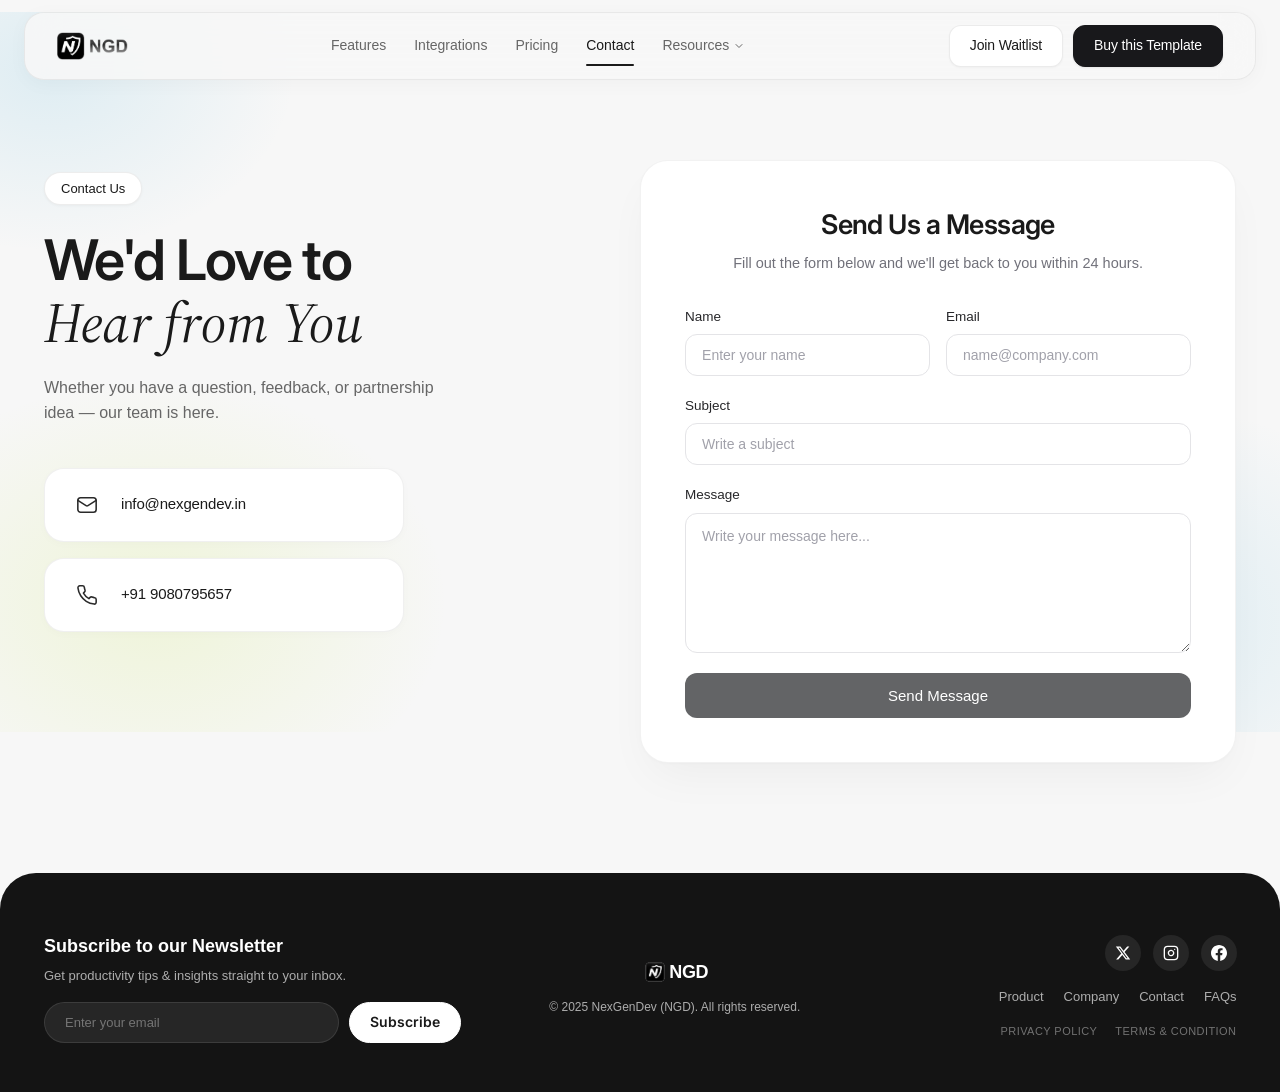
<file: contact.html>
<!DOCTYPE html>
<html lang="en">

<head>
  <meta charset="UTF-8">
  <meta name="viewport" content="width=device-width, initial-scale=1.0">
  <title>Contact Us - NGD Premium SaaS &amp; Startup Template</title>
  <meta name="description"
    content="Have questions, feedback, or a partnership idea? Reach out to the NGD team and we'll get back to you within 24 hours.">

  <!-- Favicon -->
  <link rel="icon" type="image/png" href="images/newnex.png">
  <link rel="apple-touch-icon" href="images/newnex.png">

  <!-- Google Fonts: Inter & Source Serif 4 -->
  <link rel="preconnect" href="https://fonts.googleapis.com">
  <link rel="preconnect" href="https://fonts.gstatic.com" crossorigin>
  <link
    href="https://fonts.googleapis.com/css2?family=Inter:ital,opsz,wght@0,14..32,100..900;1,14..32,100..900&family=Source+Serif+4:ital,opsz,wght@1,8..60,400..700&display=swap"
    rel="stylesheet">

  <link rel="stylesheet" href="style.css">
</head>

<body>

  <!-- Ambient Background Accents -->
  <div class="ambient-glow glow-top"></div>

  <!-- Header / Navigation -->
  <header class="site-header" id="siteHeader">
    <div class="header-container">
      <a href="index.html" class="brand-logo" aria-label="NGD Home">
        <img src="images/logo.png" alt="NGD" class="brand-logo-img">
      </a>

      <!-- Desktop Nav -->
      <nav class="nav-links">
        <a href="index.html#features" class="nav-link">Features</a>
        <a href="index.html#integrations" class="nav-link">Integrations</a>
        <a href="index.html#pricing" class="nav-link">Pricing</a>
        <a href="contact.html" class="nav-link active">Contact</a>
        <div class="nav-dropdown">
          <a href="index.html#faq" class="nav-link dropdown-toggle">
            Resources
            <svg class="dropdown-chevron" width="12" height="12" viewBox="0 0 24 24" fill="none" stroke="currentColor"
              stroke-width="2" stroke-linecap="round" stroke-linejoin="round">
              <polyline points="6 9 12 15 18 9"></polyline>
            </svg>
          </a>
          <div class="dropdown-menu">
            <a href="index.html#about" class="dropdown-item">About Us</a>
            <a href="index.html#comparison" class="dropdown-item">Comparison</a>
            <a href="index.html#faq" class="dropdown-item">FAQs</a>
          </div>
        </div>
      </nav>

      <!-- Header CTAs -->
      <div class="header-actions">
        <button class="btn btn-outline waitlist-trigger" type="button">Join Waitlist</button>
        <a href="index.html#pricing" class="btn btn-dark">Buy this Template</a>
        <button class="mobile-toggle" id="mobileMenuBtn" aria-label="Toggle Navigation Menu">
          <span></span>
          <span></span>
        </button>
      </div>
    </div>

    <!-- Mobile Drawer Menu Backdrop -->
    <div class="mobile-menu-backdrop" id="mobileMenuBackdrop"></div>

    <!-- Mobile Drawer Menu Card -->
    <div class="mobile-menu" id="mobileMenu" aria-hidden="true">
      <div class="mobile-menu-card">
        <!-- Card Header: Existing Logo + Close Button -->
        <div class="mobile-menu-header">
          <a href="index.html" class="mobile-card-brand" aria-label="NGD Home">
            <img src="images/logo.png" alt="NGD" class="mobile-brand-img">
          </a>
          <button class="mobile-menu-close" id="mobileMenuCloseBtn" aria-label="Close navigation menu">
            <svg width="20" height="20" viewBox="0 0 24 24" fill="none" stroke="currentColor" stroke-width="2.2" stroke-linecap="round" stroke-linejoin="round">
              <line x1="18" y1="6" x2="6" y2="18"></line>
              <line x1="6" y1="6" x2="18" y2="18"></line>
            </svg>
          </button>
        </div>

        <!-- Card Nav Links -->
        <nav class="mobile-nav-list">
          <div class="mobile-nav-item">
            <a href="index.html#features" class="mobile-link">Features</a>
          </div>
          <div class="mobile-nav-item">
            <a href="index.html#integrations" class="mobile-link">Integrations</a>
          </div>
          <div class="mobile-nav-item">
            <a href="index.html#pricing" class="mobile-link">Pricing</a>
          </div>
          <div class="mobile-nav-item">
            <a href="contact.html" class="mobile-link active">Contact</a>
            <div class="mobile-active-indicator"></div>
          </div>
          <div class="mobile-nav-item mobile-dropdown-item">
            <button type="button" class="mobile-link mobile-dropdown-btn" id="mobileResourcesBtn" aria-expanded="false">
              <span>Resources</span>
              <svg class="mobile-chevron" width="14" height="14" viewBox="0 0 24 24" fill="none" stroke="currentColor"
                stroke-width="2" stroke-linecap="round" stroke-linejoin="round">
                <polyline points="6 9 12 15 18 9"></polyline>
              </svg>
            </button>
            <div class="mobile-submenu" id="mobileResourcesSubmenu">
              <a href="index.html#about" class="mobile-sublink">About Us</a>
              <a href="index.html#comparison" class="mobile-sublink">Comparison</a>
              <a href="index.html#faq" class="mobile-sublink">FAQs</a>
            </div>
          </div>
        </nav>

        <!-- Bottom Actions (Side by Side) -->
        <div class="mobile-actions">
          <button class="btn mobile-btn-outline waitlist-trigger" type="button">Join Waitlist</button>
          <a href="index.html#pricing" class="btn mobile-btn-dark">Buy this Template</a>
        </div>
      </div>
    </div>
  </header>

  <main>
    <!-- CONTACT SECTION -->
    <section class="contact-section">
      <div class="container">
        <div class="contact-grid">

          <!-- Left Column -->
          <div class="contact-left">
            <div class="pill-badge contact-badge">Contact Us</div>

            <h1 class="contact-hero-title">
              We'd Love to
              <span class="serif-italic">Hear from You</span>
            </h1>

            <p class="contact-lead">
              Whether you have a question, feedback, or partnership idea &mdash; our team is here.
            </p>

            <div class="contact-info-list">
              <!-- Email Card -->
              <a href="mailto:inf0@nexgendev.in" class="contact-info-card" aria-label="Send email to inf0@nexgendev.in">
                <div class="contact-info-icon">
                  <svg width="22" height="22" viewBox="0 0 24 24" fill="none" stroke="currentColor" stroke-width="1.7"
                    stroke-linecap="round" stroke-linejoin="round">
                    <rect x="2" y="4" width="20" height="16" rx="3"></rect>
                    <path d="m22 7-8.97 5.7a1.94 1.94 0 0 1-2.06 0L2 7"></path>
                  </svg>
                </div>
                <span class="contact-info-text">info@nexgendev.in</span>
              </a>

              <!-- Phone Card -->
              <a href="tel:+91 9080795657" class="contact-info-card" aria-label="Call +91 9080795657">
                <div class="contact-info-icon">
                  <svg width="22" height="22" viewBox="0 0 24 24" fill="none" stroke="currentColor" stroke-width="1.7"
                    stroke-linecap="round" stroke-linejoin="round">
                    <path
                      d="M22 16.92v3a2 2 0 0 1-2.18 2 19.79 19.79 0 0 1-8.63-3.07 19.5 19.5 0 0 1-6-6 19.79 19.79 0 0 1-3.07-8.67A2 2 0 0 1 4.11 2h3a2 2 0 0 1 2 1.72 12.84 12.84 0 0 0 .7 2.81 2 2 0 0 1-.45 2.11L8.09 9.91a16 16 0 0 0 6 6l1.27-1.27a2 2 0 0 1 2.11-.45 12.84 12.84 0 0 0 2.81.7A2 2 0 0 1 22 16.92z">
                    </path>
                  </svg>
                </div>
                <span class="contact-info-text">+91 9080795657</span>
              </a>
            </div>
          </div>

          <!-- Right Column (Form Card) -->
          <div class="contact-right">
            <div class="contact-form-card">
              <h2 class="contact-form-title">Send Us a Message</h2>
              <p class="contact-form-subtitle">Fill out the form below and we'll get back to you within 24 hours.</p>

              <form id="contactForm" novalidate>
                <!-- Name and Email Row -->
                <div class="contact-form-row">
                  <div class="contact-form-group">
                    <label for="contactName" class="contact-form-label">Name</label>
                    <input type="text" id="contactName" name="name" class="contact-form-input"
                      placeholder="Enter your name" required>
                  </div>
                  <div class="contact-form-group">
                    <label for="contactEmail" class="contact-form-label">Email</label>
                    <input type="email" id="contactEmail" name="email" class="contact-form-input"
                      placeholder="name@company.com" required>
                  </div>
                </div>

                <!-- Subject Field -->
                <div class="contact-form-group">
                  <label for="contactSubject" class="contact-form-label">Subject</label>
                  <input type="text" id="contactSubject" name="subject" class="contact-form-input"
                    placeholder="Write a subject" required>
                </div>

                <!-- Message Field -->
                <div class="contact-form-group">
                  <label for="contactMessage" class="contact-form-label">Message</label>
                  <textarea id="contactMessage" name="message" class="contact-form-textarea"
                    placeholder="Write your message here..." rows="4" required></textarea>
                </div>

                <!-- Submit Button -->
                <button type="submit" class="btn-contact-submit" id="contactSubmitBtn">
                  <span>Send Message</span>
                </button>
              </form>

              <!-- Success State -->
              <div class="contact-success-state" id="contactSuccess" style="display: none;">
                <div class="contact-success-icon">
                  <svg width="28" height="28" viewBox="0 0 24 24" fill="none" stroke="currentColor" stroke-width="2.5"
                    stroke-linecap="round" stroke-linejoin="round">
                    <polyline points="20 6 9 17 4 12"></polyline>
                  </svg>
                </div>
                <h3 class="contact-success-title">Message Sent!</h3>
                <p class="contact-success-desc">Thank you for getting in touch. Our team has received your message and
                  will respond within 24 hours.</p>
                <button type="button" class="btn btn-outline" id="contactResetBtn">Send Another Message</button>
              </div>

            </div>
          </div>

        </div>
      </div>
    </section>
  </main>

  <!-- FOOTER -->
  <footer class="site-footer">
    <div class="container">
      <div class="footer-top">
        <!-- Newsletter column -->
        <div class="footer-newsletter">
          <h3 class="footer-nl-title">Subscribe to our Newsletter</h3>
          <p class="footer-nl-desc">Get productivity tips &amp; insights straight to your inbox.</p>
          <form class="newsletter-form" id="newsletterForm">
            <input type="email" class="nl-input" id="nlEmail" placeholder="Enter your email" required>
            <button type="submit" class="btn btn-white btn-nl">Subscribe</button>
          </form>
          <div class="newsletter-success" id="nlSuccess">Thank you for subscribing! ✨</div>
        </div>

        <!-- Center brand info -->
        <div class="footer-brand text-center">
          <div class="brand-logo footer-logo justify-center">
            <div class="brand-icon">
              <img src="images/newnex.png" alt="NGD" width="28" height="28"
                style="border-radius: 8px; display: block; object-fit: cover;">
            </div>
            <span class="brand-name">NGD</span>
          </div>
          <p class="footer-copy">© 2025 NexGenDev (NGD). All rights reserved.</p>
        </div>

        <!-- Right links & socials -->
        <div class="footer-right">
          <!-- Social icons -->
          <div class="social-links">
            <a href="https://twitter.com" target="_blank" rel="noopener" class="social-icon" aria-label="X / Twitter">
              <svg width="16" height="16" viewBox="0 0 24 24" fill="currentColor">
                <path
                  d="M18.244 2.25h3.308l-7.227 8.26 8.502 11.24H16.17l-5.214-6.817L4.99 21.75H1.68l7.73-8.835L1.254 2.25H8.08l4.713 6.231zm-1.161 17.52h1.833L7.084 4.126H5.117z" />
              </svg>
            </a>
            <a href="https://instagram.com" target="_blank" rel="noopener" class="social-icon" aria-label="Instagram">
              <svg width="16" height="16" viewBox="0 0 24 24" fill="none" stroke="currentColor" stroke-width="2"
                stroke-linecap="round" stroke-linejoin="round">
                <rect x="2" y="2" width="20" height="20" rx="5" ry="5"></rect>
                <path d="M16 11.37A4 4 0 1 1 12.63 8 4 4 0 0 1 16 11.37z"></path>
                <line x1="17.5" y1="6.5" x2="17.51" y2="6.5"></line>
              </svg>
            </a>
            <a href="https://facebook.com" target="_blank" rel="noopener" class="social-icon" aria-label="Facebook">
              <svg width="16" height="16" viewBox="0 0 24 24" fill="currentColor">
                <path
                  d="M24 12.073c0-6.627-5.373-12-12-12s-12 5.373-12 12c0 5.99 4.388 10.954 10.125 11.854v-8.385H7.078v-3.47h3.047V9.43c0-3.007 1.792-4.669 4.533-4.669 1.312 0 2.686.235 2.686.235v2.953H15.83c-1.491 0-1.956.925-1.956 1.874v2.25h3.328l-.532 3.47h-2.796v8.385C19.612 23.027 24 18.062 24 12.073z" />
              </svg>
            </a>
          </div>

          <!-- Nav Links -->
          <div class="footer-nav-row">
            <a href="index.html#features" class="footer-link">Product</a>
            <a href="index.html#about" class="footer-link">Company</a>
            <a href="contact.html" class="footer-link">Contact</a>
            <a href="index.html#faq" class="footer-link">FAQs</a>
          </div>

          <div class="footer-legal-row">
            <a href="#" class="legal-link">PRIVACY POLICY</a>
            <a href="#" class="legal-link">TERMS &amp; CONDITION</a>
          </div>
        </div>
      </div>
    </div>
  </footer>

  <!-- WAITLIST MODAL DIALOG -->
  <div class="modal-overlay" id="waitlistModal" aria-hidden="true">
    <div class="modal-backdrop" id="modalBackdrop"></div>
    <div class="modal-card">
      <button class="modal-close-btn" id="modalCloseBtn" aria-label="Close Modal">✕</button>
      <div class="modal-header text-center">
        <div class="brand-icon modal-logo mx-auto">
          <img src="images/newnex.png" alt="NGD" width="32" height="32"
            style="border-radius: 8px; display: block; object-fit: cover;">
        </div>
        <h3 class="modal-title">Join the NGD Waitlist</h3>
        <p class="modal-desc">Be among the first to experience the fastest, cleanest way to manage your team’s projects.
        </p>
      </div>

      <form class="modal-form" id="waitlistForm">
        <div class="form-group">
          <label for="wlName" class="form-label">Full Name</label>
          <input type="text" id="wlName" class="form-input" placeholder="Alex Morgan" required>
        </div>
        <div class="form-group">
          <label for="wlEmail" class="form-label">Work Email</label>
          <input type="email" id="wlEmail" class="form-input" placeholder="alex@company.com" required>
        </div>
        <div class="form-group">
          <label for="wlSize" class="form-label">Team Size</label>
          <select id="wlSize" class="form-input">
            <option value="1-5">1 - 5 members</option>
            <option value="6-20" selected>6 - 20 members</option>
            <option value="21-50">21 - 50 members</option>
            <option value="50+">50+ members</option>
          </select>
        </div>
        <button type="submit" class="btn btn-dark w-full btn-lg mt-2">Request Early Access</button>
      </form>

      <div class="modal-success" id="modalSuccess">
        <div class="success-icon">🎉</div>
        <h4>You're on the list!</h4>
        <p>We've reserved your spot. Watch your inbox for your VIP invitation code.</p>
      </div>
    </div>
  </div>

  <script src="script.js"></script>
</body>

</html>
</file>
<file: style.css>
/* ==========================================================================
   Exact Typography from https://allly.framer.website/
   1. Source Serif 4 (Italic accents)
   2. Inter Display (Headings, titles, display UI)
   3. Inter (Clean sans body & labels)
   ========================================================================== */

/* Source Serif 4 Italic (Exact font used on allly.framer.website for serif accents) */
@font-face {
  font-family: "Source Serif 4";
  src: url("https://fonts.gstatic.com/s/sourceserif4/v14/vEF02_tTDB4M7-auWDN0ahZJW1ge6NmXpVAHV83Bfb_US2D2QYxoUKIkn98pRl9dDs4DrjXEXw.woff2") format("woff2");
  font-display: swap;
  font-style: italic;
  font-weight: 400;
}

@font-face {
  font-family: "Source Serif 4";
  src: url("https://fonts.gstatic.com/s/sourceserif4/v14/vEF02_tTDB4M7-auWDN0ahZJW1ge6NmXpVAHV83Bfb_US2D2QYxoUKIkn98poVhdDs4DrjXEXw.woff2") format("woff2");
  font-display: swap;
  font-style: italic;
  font-weight: 700;
}

/* Inter Display Regular (400) */
@font-face {
  font-family: "Inter Display";
  src: url("https://framerusercontent.com/assets/2uIBiALfCHVpWbHqRMZutfT7giU.woff2") format("woff2");
  font-display: swap;
  font-style: normal;
  font-weight: 400;
}

/* Inter Display Medium (500) */
@font-face {
  font-family: "Inter Display";
  src: url("https://framerusercontent.com/assets/ePuN3mCjzajIHnyCdvKBFiZkyY0.woff2") format("woff2");
  font-display: swap;
  font-style: normal;
  font-weight: 500;
}

/* Inter Display Bold (700) */
@font-face {
  font-family: "Inter Display";
  src: url("https://framerusercontent.com/assets/I11LrmuBDQZweplJ62KkVsklU5Y.woff2") format("woff2");
  font-display: swap;
  font-style: normal;
  font-weight: 700;
}

/* Inter Display Bold Italic (700) */
@font-face {
  font-family: "Inter Display";
  src: url("https://framerusercontent.com/assets/F5Lmfd3fCAu7TwiYbI4DLWw4ks.woff2") format("woff2");
  font-display: swap;
  font-style: italic;
  font-weight: 700;
}

/* Inter Regular (400) */
@font-face {
  font-family: "Inter";
  src: url("https://framerusercontent.com/assets/GrgcKwrN6d3Uz8EwcLHZxwEfC4.woff2") format("woff2");
  font-display: swap;
  font-style: normal;
  font-weight: 400;
}

/* Inter Medium (500) */
@font-face {
  font-family: "Inter";
  src: url("https://framerusercontent.com/assets/ePuN3mCjzajIHnyCdvKBFiZkyY0.woff2") format("woff2");
  font-display: swap;
  font-style: normal;
  font-weight: 500;
}

/* Inter Bold (700) */
@font-face {
  font-family: "Inter";
  src: url("https://framerusercontent.com/assets/syRNPWzAMIrcJ3wIlPIP43KjQs.woff2") format("woff2");
  font-display: swap;
  font-style: normal;
  font-weight: 700;
}

:root {
  /* Color Palette */
  --bg-primary: #F7F7F7;
  --bg-card: #FFFFFF;
  --bg-card-subtle: #F1F1F1;
  --bg-dark: #141414;
  --bg-dark-card: #1A1A1A;

  --text-main: #1A1A1A;
  --text-muted: #666666;
  --text-light-muted: #999999;
  --text-white: #FFFFFF;
  --text-white-muted: rgba(255, 255, 255, 0.65);

  --border-subtle: rgba(26, 26, 26, 0.08);
  --border-light: rgba(26, 26, 26, 0.12);
  --border-dark: rgba(255, 255, 255, 0.1);
  --border-dark-highlight: rgba(255, 255, 255, 0.2);

  /* Brand Accents & Gradients */
  --accent-cyan: #46AFD8;
  --accent-teal: #73FFEA;
  --accent-lime: #BBD927;
  --accent-blue: #47AAFD;
  --accent-coral: #FF6838;
  --accent-pink: #FF6584;

  --grad-brand: linear-gradient(135deg, #46AFD8 0%, #73FFEA 50%, #BBD927 100%);
  --grad-card-glow: linear-gradient(135deg, rgba(115, 255, 234, 0.25) 0%, rgba(187, 217, 39, 0.18) 100%);
  --grad-text-lime: linear-gradient(135deg, #73FFEA 0%, #BBD927 100%);

  /* Typography - Exact fonts from allly.framer.website */
  --font-sans: 'Inter Display', 'Inter', -apple-system, BlinkMacSystemFont, "Segoe UI", Roboto, sans-serif;
  --font-serif: 'Source Serif 4', Georgia, serif;

  /* Elevations & Shadows */
  --shadow-sm: 0 2px 8px rgba(0, 0, 0, 0.04);
  --shadow-md: 0 12px 32px -8px rgba(0, 0, 0, 0.08);
  --shadow-lg: 0 24px 64px -12px rgba(0, 0, 0, 0.12);
  --shadow-glow: 0 20px 80px -10px rgba(70, 175, 216, 0.2);

  /* Transitions */
  --trans-fast: 0.2s cubic-bezier(0.16, 1, 0.3, 1);
  --trans-smooth: 0.35s cubic-bezier(0.16, 1, 0.3, 1);
}

/* Base Reset */
*,
*::before,
*::after {
  box-sizing: border-box;
  margin: 0;
  padding: 0;
}

html {
  -webkit-font-smoothing: antialiased;
  -moz-osx-font-smoothing: grayscale;
  overflow-x: clip;
  width: 100%;
  max-width: 100%;
}

body {
  font-family: var(--font-sans);
  background-color: var(--bg-primary);
  color: var(--text-main);
  line-height: 1.5;
  overflow-x: clip;
  position: relative;
  width: 100%;
  max-width: 100%;
  font-optical-sizing: auto;
  -webkit-font-smoothing: antialiased;
  -moz-osx-font-smoothing: grayscale;
}

/* --------------------------------------------------------------------------
   Framer-Style Smooth Continuous Scroll Reveal
   Seamless, single-motion fluid transition (no discrete steps or pauses)
   Lightweight 6px blur dissolves directly into crystal clarity
   -------------------------------------------------------------------------- */
.framer-reveal,
.hidden,
.reveal,
.scroll-reveal {
  opacity: 0;
  filter: blur(6px);
  transform: translateY(22px);
  transition: 
    opacity 0.65s cubic-bezier(0.16, 1, 0.3, 1),
    transform 0.65s cubic-bezier(0.16, 1, 0.3, 1),
    filter 0.65s cubic-bezier(0.16, 1, 0.3, 1) !important;
  will-change: opacity, transform, filter;
}

/* Revealed in-view state: glides in smoothly in one continuous motion */
.framer-reveal.in-view,
.hidden.in-view,
.hidden.reveal,
.hidden.visible,
.reveal.in-view,
.reveal.visible,
.reveal.revealed,
.scroll-reveal.revealed {
  opacity: 1 !important;
  filter: blur(0px) !important;
  transform: translateY(0) !important;
}

/* Completed entrance state: clears animation so hover transforms & clicks work immediately */
.revealed-done {
  opacity: 1;
  filter: none;
  will-change: auto;
}

.revealed-done:not(:hover) {
  transform: none;
}

@media (prefers-reduced-motion: reduce) {
  .framer-reveal,
  .hidden,
  .reveal,
  .scroll-reveal {
    opacity: 1 !important;
    transform: none !important;
    filter: none !important;
    animation: none !important;
    transition: none !important;
  }
}

/* Ambient Background Glow */
.ambient-glow.glow-top {
  position: absolute;
  top: 0;
  left: 50%;
  transform: translateX(-50%);
  width: 100%;
  max-width: 1440px;
  height: 720px;
  pointer-events: none;
  background:
    radial-gradient(ellipse 350px 260px at 4% 8%, rgba(70, 175, 216, 0.14) 0%, transparent 70%),
    radial-gradient(ellipse 420px 320px at 12% 82%, rgba(195, 230, 60, 0.16) 0%, transparent 70%),
    radial-gradient(ellipse 450px 320px at 88% 85%, rgba(70, 175, 216, 0.14) 0%, transparent 70%);
  z-index: 0;
}

/* Typography Helpers */
.serif-italic {
  font-family: var(--font-serif);
  font-style: italic;
  font-weight: 400;
  font-optical-sizing: auto;
  letter-spacing: normal;
}

.serif-gradient {
  background: var(--grad-text-lime);
  -webkit-background-clip: text;
  -webkit-text-fill-color: transparent;
  display: inline-block;
}

.container {
  width: 100%;
  max-width: 1240px;
  margin: 0 auto;
  padding: 0 24px;
}

.text-center {
  text-align: center;
}

.w-full {
  width: 100%;
}

.mx-auto {
  margin-left: auto;
  margin-right: auto;
}

.mt-2 {
  margin-top: 12px;
}

.mb-4 {
  margin-bottom: 20px;
}

/* Ambient Top Glow */
.ambient-glow {
  position: absolute;
  top: 0;
  left: 50%;
  transform: translateX(-50%);
  width: 1000px;
  height: 500px;
  background: radial-gradient(circle at center, rgba(115, 255, 234, 0.18) 0%, rgba(187, 217, 39, 0.1) 40%, rgba(247, 247, 247, 0) 70%);
  pointer-events: none;
  z-index: 0;
}

/* ==========================================================================
   Buttons & Pills
   ========================================================================== */
.btn {
  display: inline-flex;
  align-items: center;
  justify-content: center;
  font-family: var(--font-sans);
  font-size: 14px;
  font-weight: 600;
  line-height: 1;
  padding: 10px 20px;
  border-radius: 9999px;
  border: 1px solid transparent;
  cursor: pointer;
  text-decoration: none;
  transition: all var(--trans-fast);
}

.btn-dark {
  background-color: var(--text-main);
  color: var(--text-white);
  border-color: var(--text-main);
}

.btn-dark:hover {
  background-color: #2e2e2e;
  border-color: #2e2e2e;
  transform: translateY(-1px);
  box-shadow: 0 4px 12px rgba(0, 0, 0, 0.15);
}

.btn-outline {
  background-color: rgba(255, 255, 255, 0.85);
  color: var(--text-main);
  border-color: var(--border-light);
  backdrop-filter: blur(8px);
}

.btn-outline:hover {
  background-color: #FFFFFF;
  border-color: var(--text-main);
  transform: translateY(-1px);
}

.btn-white {
  background-color: #FFFFFF;
  color: var(--text-main);
  border-color: #FFFFFF;
}

.btn-white:hover {
  background-color: #F0F0F0;
  transform: translateY(-1px);
  box-shadow: 0 8px 24px rgba(255, 255, 255, 0.2);
}

.btn-lg {
  font-size: 15px;
  padding: 14px 28px;
}

/* Badges */
.pill-badge {
  display: inline-flex;
  align-items: center;
  gap: 8px;
  background-color: #FFFFFF;
  border: 1px solid var(--border-subtle);
  padding: 6px 16px;
  border-radius: 9999px;
  font-size: 13px;
  font-weight: 500;
  color: var(--text-main);
  box-shadow: var(--shadow-sm);
  margin-bottom: 20px;
}

.pill-dark {
  background-color: rgba(255, 255, 255, 0.08);
  border-color: var(--border-dark);
  color: var(--text-white);
  box-shadow: none;
}

.pill-highlight {
  background: linear-gradient(135deg, rgb(193, 223, 41) 0%, rgb(70, 175, 216) 45%, rgb(76, 208, 189) 100%);
  -webkit-background-clip: text;
  -webkit-text-fill-color: transparent;
  display: inline-block;
  font-weight: 600;
}

/* ==========================================================================
   Header / Sticky Navigation
   ========================================================================== */
.site-header {
  position: -webkit-sticky;
  position: sticky;
  top: 12px;
  left: 0;
  right: 0;
  z-index: 1000;
  width: calc(100% - 48px);
  max-width: 1240px;
  margin: 12px auto 0;
  padding: 12px 32px;
  border-radius: 20px;
  background-color: rgba(247, 247, 247, 0.88);
  backdrop-filter: blur(16px);
  -webkit-backdrop-filter: blur(16px);
  border: 1px solid rgba(0, 0, 0, 0.06);
  box-shadow: 0 4px 20px rgba(0, 0, 0, 0.03);
  transition: background-color 0.25s ease, box-shadow 0.25s ease, border-color 0.25s ease;
}

.site-header.scrolled {
  background-color: rgba(247, 247, 247, 0.95);
  border-color: rgba(0, 0, 0, 0.09);
  box-shadow: 0 8px 32px rgba(0, 0, 0, 0.07);
}

.header-container {
  max-width: 1200px;
  margin: 0 auto;
  background: transparent;
  backdrop-filter: none;
  border: none;
  border-radius: 0;
  padding: 0;
  box-shadow: none;
  display: flex;
  align-items: center;
  justify-content: space-between;
  width: 100%;
}

.brand-logo {
  display: inline-flex;
  align-items: center;
  text-decoration: none;
  transition: opacity var(--trans-fast);
}

.brand-logo:hover {
  opacity: 0.85;
}

.brand-logo .brand-logo-img {
  height: 28px;
  width: auto;
  display: block;
  object-fit: contain;
}

.brand-icon {
  width: 28px;
  height: 28px;
  display: flex;
  align-items: center;
  justify-content: center;
}

.brand-name {
  font-size: 18px;
  font-weight: 700;
  letter-spacing: -0.02em;
}

.nav-links {
  display: flex;
  align-items: center;
  gap: 28px;
}

.nav-link {
  font-size: 14px;
  font-weight: 500;
  color: #666666;
  text-decoration: none;
  position: relative;
  padding: 6px 0;
  transition: color var(--trans-fast);
}

.nav-link:hover,
.nav-link.active {
  color: #1A1A1A;
}

.nav-link.active::after {
  content: '';
  position: absolute;
  bottom: -4px;
  left: 0;
  right: 0;
  height: 2px;
  background-color: #1A1A1A;
  border-radius: 2px;
}

.nav-dropdown {
  position: relative;
}

.dropdown-toggle {
  display: flex;
  align-items: center;
  gap: 4px;
}

.dropdown-chevron {
  transition: transform var(--trans-fast);
}

.nav-dropdown:hover .dropdown-chevron {
  transform: rotate(180deg);
}

.dropdown-menu {
  position: absolute;
  top: 100%;
  left: 50%;
  transform: translateX(-50%) translateY(8px);
  background-color: #FFFFFF;
  border: 1px solid var(--border-light);
  border-radius: 12px;
  box-shadow: var(--shadow-md);
  padding: 6px;
  min-width: 140px;
  opacity: 0;
  visibility: hidden;
  transition: all var(--trans-fast);
}

.nav-dropdown:hover .dropdown-menu {
  opacity: 1;
  visibility: visible;
  transform: translateX(-50%) translateY(0);
}

.dropdown-item {
  display: block;
  padding: 8px 12px;
  font-size: 13px;
  color: var(--text-muted);
  text-decoration: none;
  border-radius: 6px;
  transition: background var(--trans-fast), color var(--trans-fast);
}

.dropdown-item:hover {
  background-color: var(--bg-card-subtle);
  color: var(--text-main);
}

.header-actions {
  display: flex;
  align-items: center;
  gap: 10px;
}

.header-actions .btn {
  border-radius: 12px;
  padding: 10px 20px;
  font-size: 14px;
  font-weight: 500;
  letter-spacing: -0.01em;
  line-height: 1.4;
  transition: all var(--trans-fast);
}

.header-actions .btn-outline {
  background-color: #FFFFFF;
  border: 1px solid rgba(0, 0, 0, 0.08);
  color: #1A1A1A;
  box-shadow: 0 1px 2px rgba(0, 0, 0, 0.04);
}

.header-actions .btn-outline:hover {
  background-color: #F7F7F7;
  border-color: rgba(0, 0, 0, 0.16);
  transform: translateY(-1px);
}

.header-actions .btn-dark {
  background-color: #18181B;
  color: #FFFFFF;
  border: 1px solid #18181B;
  box-shadow: 0 1px 2px rgba(0, 0, 0, 0.08);
}

.header-actions .btn-dark:hover {
  background-color: #000000;
  border-color: #000000;
  transform: translateY(-1px);
  box-shadow: 0 4px 12px rgba(0, 0, 0, 0.15);
}

.mobile-toggle {
  display: none;
  flex-direction: column;
  justify-content: center;
  gap: 5px;
  width: 36px;
  height: 36px;
  background: none;
  border: none;
  cursor: pointer;
  padding: 6px;
}

.mobile-toggle span {
  display: block;
  width: 100%;
  height: 2px;
  background-color: var(--text-main);
  border-radius: 2px;
  transition: all var(--trans-fast);
}

.mobile-menu-backdrop,
.mobile-menu {
  display: none;
}

/* ==========================================================================
   Hero Section
   ========================================================================== */
.hero-section {
  position: relative;
  padding: 55px 0 120px;
  text-align: center;
  overflow: hidden;
}

.hero-container {
  display: flex;
  flex-direction: column;
  align-items: center;
}

.hero-badge {
  margin-bottom: 28px;
  font-size: 13.5px;
  background: rgba(255, 255, 255, 0.7);
  border: 1px solid rgba(0, 0, 0, 0.08);
  border-radius: 9999px;
  padding: 6px 18px;
  color: #1A1A1A;
  font-weight: 400;
  display: inline-flex;
  align-items: center;
  gap: 6px;
  box-shadow: 0 1px 2px rgba(0, 0, 0, 0.02);
  backdrop-filter: blur(8px);
  -webkit-backdrop-filter: blur(8px);
  letter-spacing: -0.01em;
}

.hero-title {
  font-size: clamp(48px, 6.2vw, 82px);
  font-weight: 500;
  line-height: 1.06;
  letter-spacing: -0.04em;
  font-optical-sizing: auto;
  color: var(--text-main);
  margin-bottom: 22px;
}

.hero-subtitle {
  font-size: 18px;
  color: #555555;
  max-width: 590px;
  margin: 0 auto 32px;
  line-height: 1.55;
  font-weight: 400;
}

.hero-cta-wrap {
  margin-bottom: 32px;
}

.btn-hero-cta {
  background-color: #1A1A1A;
  color: #FFFFFF;
  border-radius: 12px;
  padding: 14px 30px;
  font-size: 15px;
  font-weight: 500;
  border: 1px solid rgba(255, 255, 255, 0.12);
  box-shadow: 0 4px 16px rgba(0, 0, 0, 0.15);
  cursor: pointer;
  transition: transform var(--trans-fast), box-shadow var(--trans-fast), background-color var(--trans-fast);
}

.btn-hero-cta:hover {
  background-color: #000000;
  transform: translateY(-1px);
  box-shadow: 0 6px 20px rgba(0, 0, 0, 0.22);
}

.hero-reviews {
  margin-bottom: 36px;
}

.google-rating {
  display: inline-flex;
  align-items: center;
  gap: 8px;
  font-size: 14px;
  color: #2E2E2E;
  font-weight: 400;
}

.google-icon {
  width: 16px;
  height: 16px;
  display: block;
}

.stars-sky {
  color: #3B99FC;
  font-size: 14px;
  letter-spacing: 2px;
  display: inline-flex;
  align-items: center;
}

.review-divider {
  display: inline-block;
  width: 1px;
  height: 15px;
  background-color: rgba(0, 0, 0, 0.15);
  margin: 0 6px 0 8px;
}

.reviews-text {
  font-size: 14px;
  color: #2E2E2E;
  font-weight: 400;
}

/* ==========================================================================
   Hero Entrance & Animations
   ========================================================================== */
@keyframes heroFadeUp {
  0% {
    opacity: 0;
    transform: translateY(28px);
    filter: blur(4px);
  }

  100% {
    opacity: 1;
    transform: translateY(0);
    filter: blur(0);
  }
}

@keyframes heroCardEntrance {
  0% {
    opacity: 0;
    filter: blur(8px);
  }

  100% {
    opacity: 1;
    filter: blur(0);
  }
}

.hero-badge {
  animation: heroFadeUp 0.8s cubic-bezier(0.16, 1, 0.3, 1) 0.05s backwards;
}

.hero-title {
  animation: heroFadeUp 0.85s cubic-bezier(0.16, 1, 0.3, 1) 0.15s backwards;
}

.hero-subtitle {
  animation: heroFadeUp 0.85s cubic-bezier(0.16, 1, 0.3, 1) 0.25s backwards;
}

.hero-cta-wrap {
  animation: heroFadeUp 0.85s cubic-bezier(0.16, 1, 0.3, 1) 0.32s backwards;
}

.hero-reviews {
  animation: heroFadeUp 0.85s cubic-bezier(0.16, 1, 0.3, 1) 0.38s backwards;
}

/* Hero App Mockup */
.hero-mockup-section {
  position: relative;
  width: 100%;
  max-width: 1080px;
  margin: 68px auto 26px;
  display: flex;
  justify-content: center;
}

.hero-glow-bg {
  position: absolute;
  top: -12%;
  left: 50%;
  transform: translateX(-50%) scale(0.85);
  transform-origin: center center;
  width: 120%;
  max-width: 1200px;
  pointer-events: none;
  z-index: 1;
  opacity: 0.70;
  will-change: transform, opacity;
}

.hero-glow-img {
  width: 100%;
  height: auto;
  display: block;
}

.hero-mockup-perspective {
  position: relative;
  z-index: 2;
  width: 100%;
  perspective: 1200px;
  perspective-origin: center top;
}

.hero-mockup-card {
  position: relative;
  width: 100%;
  border-radius: 20px;
  transform-origin: center top;
  will-change: transform, box-shadow;
  transform: scale3d(0.78, 0.78, 1) rotateX(8deg);
  box-shadow: 
    0 24px 60px -18px rgba(0, 0, 0, 0.14),
    0 12px 28px -10px rgba(0, 0, 0, 0.06),
    0 0 0 1px rgba(0, 0, 0, 0.05);
  animation: heroCardEntrance 1.1s cubic-bezier(0.16, 1, 0.3, 1) 0.3s backwards;
  transition: box-shadow 0.3s ease;
}

.hero-mockup-card:hover {
  box-shadow: 
    0 48px 115px -20px rgba(0, 0, 0, 0.24),
    0 20px 45px -10px rgba(0, 0, 0, 0.10),
    0 0 0 1px rgba(0, 0, 0, 0.06);
}

.mockup-frame-bg {
  position: absolute;
  inset: -3px;
  border-radius: 22px;
  overflow: hidden;
  pointer-events: none;
  z-index: 1;
  box-shadow: 0 0 35px rgba(115, 255, 234, 0.28);
  transition: box-shadow 0.3s ease;
}

.hero-mockup-card:hover .mockup-frame-bg {
  box-shadow: 0 0 45px rgba(115, 255, 234, 0.40);
}

.mockup-frame-img {
  width: 100%;
  height: 100%;
  object-fit: cover;
  display: block;
}

.mockup-dashboard-content {
  position: relative;
  z-index: 2;
  border-radius: 19px;
  overflow: hidden;
  background-color: #FFFFFF;
  border: 1px solid rgba(255, 255, 255, 0.7);
  line-height: 0;
}

.dashboard-img {
  width: 100%;
  height: auto;
  display: block;
  border-radius: 19px;
}

/* ==========================================================================
   Logos Marquee Section
   ========================================================================== */
.logos-section {
  padding: 85px 0 65px;
  overflow: hidden;
  position: relative;
  z-index: 2;
}

.logos-heading {
  font-size: 14px;
  font-weight: 500;
  color: var(--text-muted);
  margin-bottom: 36px;
  text-transform: uppercase;
  letter-spacing: 0.06em;
}

.marquee-wrapper {
  width: 100%;
  overflow: hidden;
  mask-image: linear-gradient(to right, transparent, black 15%, black 85%, transparent);
  -webkit-mask-image: linear-gradient(to right, transparent, black 15%, black 85%, transparent);
}

.marquee-track {
  display: flex;
  align-items: center;
  gap: 48px;
  width: max-content;
  animation: marqueeScroll 30s linear infinite;
}

.marquee-wrapper:hover .marquee-track {
  animation-play-state: paused;
}

.logo-item {
  display: flex;
  align-items: center;
  justify-content: center;
  height: 38px;
  opacity: 0.58;
  transition: opacity var(--trans-fast), transform var(--trans-fast);
}

.logo-item:hover {
  opacity: 1;
  transform: translateY(-1px);
}

.brand-logo-img {
  height: 26px;
  width: auto;
  max-width: 135px;
  object-fit: contain;
  display: block;
  filter: grayscale(100%);
  transition: filter var(--trans-fast);
}

.logo-item:hover .brand-logo-img {
  filter: grayscale(0%);
}

.logo-sep {
  color: rgba(26, 26, 26, 0.16);
  font-size: 20px;
  font-weight: 200;
  user-select: none;
}

@keyframes marqueeScroll {
  0% {
    transform: translateX(0);
  }

  100% {
    transform: translateX(-33.333333%);
  }
}

/* ==========================================================================
   Features Bento Grid
   ========================================================================== */
.features-section {
  padding: 60px 0 80px;
}

.section-header {
  margin-bottom: 56px;
}

.section-title {
  font-size: clamp(34px, 4.5vw, 54px);
  font-weight: 500;
  line-height: 1.12;
  letter-spacing: -0.035em;
  font-optical-sizing: auto;
  margin-bottom: 18px;
}

.section-subtitle {
  font-size: clamp(15px, 1.8vw, 18px);
  color: var(--text-muted);
  max-width: 580px;
  margin: 0 auto;
}

.bento-grid {
  display: grid;
  grid-template-columns: repeat(6, 1fr);
  gap: 28px;
  margin-top: 48px;
}

.bento-card {
  background-color: #FFFFFF;
  border: 1px solid rgba(0, 0, 0, 0.06);
  border-radius: 32px;
  padding: 0;
  display: flex;
  flex-direction: column;
  justify-content: space-between;
  overflow: hidden;
  box-shadow: 0 2px 5px rgba(0, 0, 0, 0.02), 0 10px 20px rgba(0, 0, 0, 0.02);
  transition: transform 0.45s cubic-bezier(0.16, 1, 0.3, 1), box-shadow 0.45s cubic-bezier(0.16, 1, 0.3, 1), border-color 0.4s ease;
  position: relative;
  will-change: transform, box-shadow;
}

.bento-card:hover {
  transform: translateY(-6px) scale(1.018);
  box-shadow: 0 20px 48px -8px rgba(0, 0, 0, 0.09), 0 6px 18px -4px rgba(0, 0, 0, 0.03);
  border-color: rgba(0, 0, 0, 0.10);
  z-index: 5;
}

.bento-wide {
  grid-column: span 3;
}

.bento-card:not(.bento-wide) {
  grid-column: span 2;
}

.bento-content {
  padding: 24px 32px 32px;
  text-align: left;
  background-color: #FFFFFF;
  z-index: 4;
}

.bento-title {
  font-size: 20px;
  font-weight: 600;
  letter-spacing: -0.02em;
  color: #1A1A1A;
  margin-bottom: 8px;
  line-height: 1.25;
}

.bento-desc {
  font-size: 14px;
  color: #666666;
  line-height: 1.5;
}

/* Common Masks for Bento Previews */
.bento-mask {
  position: absolute;
  pointer-events: none;
  z-index: 3;
}

.bento-mask-bottom {
  bottom: 0;
  left: 0;
  right: 0;
  height: 60px;
  background: linear-gradient(0deg, #FFFFFF 0%, rgba(255, 255, 255, 0.95) 35%, rgba(255, 255, 255, 0) 100%);
}

.bento-mask-left {
  top: 0;
  bottom: 0;
  left: 0;
  width: 30px;
  background: linear-gradient(90deg, #FFFFFF 0%, rgba(255, 255, 255, 0) 100%);
}

.bento-mask-right {
  top: 0;
  bottom: 0;
  right: 0;
  width: 30px;
  background: linear-gradient(270deg, #FFFFFF 0%, rgba(255, 255, 255, 0) 100%);
}

/* Card 1: Smart Boards */
.preview-smart-boards {
  position: relative;
  width: 100%;
  height: 320px;
  overflow: hidden;
  background: #FFFFFF;
}

.sb-col {
  position: absolute;
  border-radius: 50px;
}

.sb-col img {
  display: block;
  width: 100%;
  height: auto;
  pointer-events: none;
}

.sb-col-center {
  width: 200px;
  left: 50%;
  transform: translateX(-50%);
  top: 36px;
  z-index: 2;
  transition: transform 0.5s cubic-bezier(0.16, 1, 0.3, 1);
  will-change: transform;
}

.sb-col-left {
  width: 168px;
  right: calc(50% + 115px);
  left: auto;
  top: 80px;
  z-index: 1;
  opacity: 0.95;
  transition: transform 0.5s cubic-bezier(0.16, 1, 0.3, 1);
  will-change: transform;
}

.sb-col-right {
  width: 168px;
  left: calc(50% + 115px);
  right: auto;
  top: 80px;
  z-index: 1;
  opacity: 0.95;
  transition: transform 0.5s cubic-bezier(0.16, 1, 0.3, 1);
  will-change: transform;
}

.bento-card:hover .sb-col-center {
  transform: translateX(-50%) translateY(-22px);
}

.bento-card:hover .sb-col-left {
  transform: translateY(22px);
}

.bento-card:hover .sb-col-right {
  transform: translateY(22px);
}

/* Card 2: Seamless Collaboration */
.preview-collab {
  position: relative;
  width: 100%;
  height: 320px;
  overflow: hidden;
  background: #FFFFFF;
}

.collab-center-wrap {
  width: 160px;
  position: absolute;
  left: 50%;
  top: 38px;
  transform: translateX(-50%);
  z-index: 2;
  transition: transform 0.6s cubic-bezier(0.16, 1, 0.3, 1);
  animation: centerPulse 6s ease-in-out infinite;
}

.collab-center-wrap img {
  width: 100%;
  height: auto;
  display: block;
}

.bento-card:hover .collab-center-wrap {
  transform: translateX(-50%) translateY(-3px) scale(1.02);
}

/* Curved Connector Lines */
.collab-line {
  position: absolute;
  width: 56px;
  height: 34px;
  z-index: 1;
  pointer-events: none;
  opacity: 0.95;
  transition: opacity 0.55s cubic-bezier(0.16, 1, 0.3, 1), transform 0.55s cubic-bezier(0.16, 1, 0.3, 1);
  will-change: opacity, transform;
}

.collab-line-tl {
  top: 94px;
  left: calc(50% - 136px);
}

.collab-line-bl {
  top: 172px;
  left: calc(50% - 136px);
}

.collab-line-tr {
  top: 94px;
  left: calc(50% + 80px);
}

.collab-line-br {
  top: 172px;
  left: calc(50% + 80px);
}

/* Traveling Light Pulses along the Curved Lines */
.pulse-beam {
  stroke-dasharray: 16 100;
  stroke-dashoffset: 0;
  stroke-linecap: round;
}

.beam-orange {
  stroke: #FF9500;
  animation: beamTravel 2.4s cubic-bezier(0.4, 0, 0.2, 1) infinite;
}

.beam-blue {
  stroke: #007AFF;
  animation: beamTravel 2.4s cubic-bezier(0.4, 0, 0.2, 1) 0.6s infinite;
}

.beam-crimson {
  stroke: #FF2D55;
  animation: beamTravel 2.4s cubic-bezier(0.4, 0, 0.2, 1) 0.3s infinite;
}

.beam-purple {
  stroke: #AF52DE;
  animation: beamTravel 2.4s cubic-bezier(0.4, 0, 0.2, 1) 0.9s infinite;
}

@keyframes beamTravel {
  0% {
    stroke-dashoffset: 100;
    opacity: 0;
  }

  12% {
    opacity: 1;
  }

  88% {
    opacity: 1;
  }

  100% {
    stroke-dashoffset: 0;
    opacity: 0;
  }
}

/* Floating Chips */
.collab-chip {
  position: absolute;
  width: 88px;
  z-index: 3;
  transition: transform 0.8s cubic-bezier(0.2, 0.8, 0.2, 1), filter 0.4s ease;
  will-change: transform;
}

.collab-chip img {
  width: 100%;
  height: auto;
  display: block;
  filter: drop-shadow(0 4px 12px rgba(0, 0, 0, 0.06));
}

.chip-comment {
  left: calc(50% - 224px);
  top: 82px;
}

.chip-attach {
  left: calc(50% - 224px);
  top: 188px;
}

.chip-assignee {
  left: calc(50% + 136px);
  top: 82px;
}

.chip-timeline {
  left: calc(50% + 136px);
  top: 188px;
}

/* Organic Continuous Floating Micro-Animations on inner images */
.chip-comment img {
  animation: floatComment 3.8s ease-in-out infinite;
}

.chip-attach img {
  animation: floatAttach 4.4s ease-in-out infinite;
}

.chip-assignee img {
  animation: floatAssignee 4.0s ease-in-out 0.2s infinite;
}

.chip-timeline img {
  animation: floatTimeline 4.6s ease-in-out 0.3s infinite;
}

/* Continuous Floating Micro-Animations */
@keyframes floatComment {

  0%,
  100% {
    transform: translate(0, 0);
  }

  50% {
    transform: translate(-3px, -4px);
  }
}

@keyframes floatAttach {

  0%,
  100% {
    transform: translate(0, 0);
  }

  50% {
    transform: translate(-3px, 4px);
  }
}

@keyframes floatAssignee {

  0%,
  100% {
    transform: translate(0, 0);
  }

  50% {
    transform: translate(3px, -4px);
  }
}

@keyframes floatTimeline {

  0%,
  100% {
    transform: translate(0, 0);
  }

  50% {
    transform: translate(3px, 4px);
  }
}

@keyframes centerPulse {

  0%,
  100% {
    transform: translateX(-50%) translateY(0);
  }

  50% {
    transform: translateX(-50%) translateY(-2px);
  }
}

/* Interactive Hover Dynamic Response - GreenoChat chips glide closer and lines vanish */
.bento-card:hover .chip-comment {
  transform: translate(48px, 16px);
}

.bento-card:hover .chip-attach {
  transform: translate(48px, -16px);
}

.bento-card:hover .chip-assignee {
  transform: translate(-48px, 16px);
}

.bento-card:hover .chip-timeline {
  transform: translate(-48px, -16px);
}

.bento-card:hover .collab-line {
  opacity: 0;
  transform: scale(0.6);
  pointer-events: none;
}

/* Card 3: Deadline Control */
.preview-deadlines {
  position: relative;
  width: 100%;
  height: 250px;
  overflow: hidden;
  background: #FFFFFF;
  display: flex;
  align-items: center;
  justify-content: center;
}

.deadline-stack {
  position: relative;
  width: 250px;
  height: 195px;
}

.dl-item {
  position: absolute;
  left: 50%;
  transform: translateX(-50%);
  width: 250px;
  transition: transform 0.55s cubic-bezier(0.16, 1, 0.3, 1);
  will-change: transform;
}

.dl-item img {
  width: 100%;
  height: auto;
  display: block;
}

.dl-research {
  top: 10px;
  z-index: 1;
}

.dl-design {
  top: 66px;
  z-index: 2;
}

.dl-maint {
  top: 132px;
  z-index: 1;
}

/* RUDSETI: Top to left, middle to right, bottom to left on hover */
.bento-card:hover .dl-research {
  transform: translateX(-60%);
}

.bento-card:hover .dl-design {
  transform: translateX(-40%);
}

.bento-card:hover .dl-maint {
  transform: translateX(-60%);
}

/* Card 4: Progress Tracking */
.preview-progress {
  position: relative;
  width: 100%;
  height: 250px;
  overflow: hidden;
  background: #FFFFFF;
  display: flex;
  align-items: center;
  justify-content: center;
  padding: 16px 20px 24px;
}

.progress-wrap {
  width: 100%;
  max-width: 195px;
  max-height: 190px;
  display: flex;
  align-items: center;
  justify-content: center;
  transition: transform 0.5s cubic-bezier(0.16, 1, 0.3, 1);
  will-change: transform;
}

.progress-wrap img {
  width: auto;
  max-width: 100%;
  max-height: 185px;
  height: auto;
  object-fit: contain;
  display: block;
}

/* Mayilon Tours: Tilt to the right a bit on hover safely within bounds */
.bento-card:hover .progress-wrap {
  transform: translateY(-4px) rotate(3deg);
}

/* Card 5: Integrations */
.preview-integrations {
  position: relative;
  width: 100%;
  height: 250px;
  overflow: hidden;
  background: #FFFFFF;
  display: flex;
  align-items: center;
  justify-content: center;
}

.integrations-orbit-wrap {
  width: 260px;
  height: 250px;
  display: flex;
  align-items: center;
  justify-content: center;
  transition: transform 0.75s cubic-bezier(0.16, 1, 0.3, 1);
  will-change: transform;
}

.integrations-orbit-wrap img {
  width: 100%;
  height: 100%;
  object-fit: contain;
  display: block;
}

/* Integrations: Logos rotate clockwise on hover (subtly reduced from 45deg to 16deg) */
.bento-card:hover .integrations-orbit-wrap {
  transform: scale(1.03) rotate(16deg);
}

/* ==========================================================================
   Horizontal Feature Chips & Stats Banner (Work Smarter, Not Harder)
   ========================================================================== */
.feature-pills-section {
  padding: 80px 0 100px;
  background: transparent;
  position: relative;
}

.feature-pills-header {
  text-align: center;
  margin-bottom: 52px;
}

.feature-pills-title {
  font-size: clamp(34px, 4.2vw, 50px);
  font-weight: 500;
  letter-spacing: -0.035em;
  font-optical-sizing: auto;
  color: #1a1a1a;
  line-height: 1.15;
}

.serif-italic-accent {
  font-family: var(--font-serif);
  font-style: italic;
  font-weight: 400;
  font-optical-sizing: auto;
  color: #9aa0a6;
  letter-spacing: -0.01em;
  margin-left: 4px;
}

.feature-pills-mask-wrapper {
  width: 100%;
  overflow: hidden;
  mask-image: linear-gradient(to right, transparent 0%, black 8%, black 92%, transparent 100%);
  -webkit-mask-image: linear-gradient(to right, transparent 0%, black 8%, black 92%, transparent 100%);
  padding: 16px 0 28px;
  margin-bottom: 50px;
}

.feature-pills-track {
  display: flex;
  gap: 20px;
  width: max-content;
  user-select: none;
}

.feature-pills-group {
  display: flex;
  align-items: center;
  gap: 20px;
  flex-shrink: 0;
  animation: smarterMarquee 26s linear infinite;
}

.feature-pills-mask-wrapper:hover .feature-pills-group {
  animation-play-state: paused;
}

@keyframes smarterMarquee {
  0% {
    transform: translateX(0);
  }

  100% {
    transform: translateX(calc(-100% - 20px));
  }
}

.smarter-card {
  flex: 0 0 176px;
  width: 176px;
  height: 172px;
  background: #FFFFFF;
  border: 1px solid rgba(0, 0, 0, 0.05);
  border-radius: 22px;
  box-shadow: 0 4px 20px -2px rgba(0, 0, 0, 0.03);
  display: flex;
  flex-direction: column;
  align-items: center;
  justify-content: center;
  gap: 16px;
  cursor: pointer;
  transition: transform 0.35s cubic-bezier(0.16, 1, 0.3, 1), box-shadow 0.35s ease, border-color 0.35s ease;
}

.smarter-card:hover {
  transform: translateY(-5px);
  border-color: rgba(71, 170, 253, 0.3);
  box-shadow: 0 12px 28px -4px rgba(71, 170, 253, 0.12), 0 4px 12px rgba(0, 0, 0, 0.04);
}

.smarter-icon-wrap {
  width: 68px;
  height: 68px;
  display: flex;
  align-items: center;
  justify-content: center;
  transition: transform 0.35s cubic-bezier(0.16, 1, 0.3, 1);
}

.smarter-card:hover .smarter-icon-wrap {
  transform: scale(1.08);
}

.smarter-icon {
  width: 100%;
  height: 100%;
  object-fit: contain;
  display: block;
}

.smarter-name {
  font-size: 14.5px;
  font-weight: 500;
  color: #1a1a1a;
  letter-spacing: -0.01em;
  text-align: center;
}

/* Trust Banner Card */
.trust-banner-card {
  background: #FFFFFF;
  border: 1px solid rgba(0, 0, 0, 0.05);
  border-radius: 30px;
  padding: 40px 48px;
  box-shadow: 0 4px 24px -2px rgba(0, 0, 0, 0.03);
  display: flex;
  align-items: center;
  justify-content: space-between;
  gap: 40px;
}

.trust-banner-left {
  flex: 1.2;
}

.trust-title {
  font-size: clamp(26px, 2.6vw, 36px);
  font-weight: 700;
  line-height: 1.18;
  letter-spacing: -0.035em;
  color: #1a1a1a;
  margin-bottom: 14px;
}

.trust-desc {
  font-size: 14.5px;
  line-height: 1.55;
  color: #767676;
  max-width: 380px;
  margin: 0;
}

.trust-banner-right {
  display: flex;
  align-items: stretch;
  gap: 20px;
  flex: 1.4;
  justify-content: flex-end;
}

.trust-stat-box {
  flex: 1;
  max-width: 250px;
  min-width: 200px;
  background: #F7F7F8;
  border-radius: 20px;
  padding: 28px 26px;
  display: flex;
  flex-direction: column;
  justify-content: space-between;
  min-height: 156px;
  box-sizing: border-box;
  transition: transform 0.3s ease, background-color 0.3s ease;
}

.trust-stat-box:hover {
  transform: translateY(-3px);
  background: #F2F2F4;
}

.trust-stat-value {
  font-size: 40px;
  font-weight: 700;
  letter-spacing: -0.035em;
  color: #1a1a1a;
  line-height: 1;
  margin-bottom: 18px;
}

.trust-stat-label {
  font-size: 13.5px;
  line-height: 1.4;
  color: #767676;
}

.trust-rating-group {
  display: flex;
  flex-direction: column;
  gap: 8px;
}

.trust-stars-wrap {
  display: flex;
  align-items: center;
  gap: 4px;
}

.trust-stars-wrap svg {
  width: 15px;
  height: 15px;
  display: block;
}

@media (max-width: 1024px) {
  .trust-banner-card {
    flex-direction: column;
    align-items: flex-start;
    padding: 36px 32px;
    gap: 32px;
  }

  .trust-banner-right {
    width: 100%;
    justify-content: flex-start;
  }

  .trust-stat-box {
    max-width: none;
  }
}

@media (max-width: 640px) {
  .trust-banner-right {
    flex-direction: column;
    gap: 16px;
  }

  .desktop-only-br {
    display: none;
  }
}

/* ==========================================================================
   Dark Sections: Integrations, Product Overview, Final CTA
   ========================================================================== */
.integrations-section .container,
.overview-section .container,
.final-cta-section .container {
  max-width: 1380px;
  width: 95%;
}

.dark-card {
  background-color: var(--bg-dark);
  color: var(--text-white);
  border-radius: 36px;
  padding: 85px 56px;
  position: relative;
  overflow: hidden;
  box-shadow: 0 30px 100px -20px rgba(0, 0, 0, 0.4);
}

.dark-title {
  font-size: clamp(34px, 4.5vw, 56px);
  font-weight: 500;
  line-height: 1.1;
  letter-spacing: -0.035em;
  font-optical-sizing: auto;
  margin-bottom: 18px;
}

.dark-subtitle {
  font-size: clamp(15px, 1.8vw, 18px);
  color: var(--text-white-muted);
  max-width: 540px;
  margin: 0 auto;
}

.integrations-card {
  background: radial-gradient(circle at 50% 50%, #15181e 0%, #0d0f13 65%, #08090b 100%);
  border: 1px solid rgba(255, 255, 255, 0.08);
  box-shadow: 0 40px 100px -20px rgba(0, 0, 0, 0.7), inset 0 1px 0 rgba(255, 255, 255, 0.08);
  position: relative;
  overflow: hidden;
  padding: 85px 44px 75px;
}

.integrations-ambient-glow {
  position: absolute;
  top: 52%;
  left: 50%;
  width: 500px;
  height: 400px;
  transform: translate(-50%, -50%);
  background: radial-gradient(circle, rgba(56, 189, 248, 0.12) 0%, rgba(14, 165, 233, 0.04) 50%, transparent 75%);
  filter: blur(60px);
  pointer-events: none;
  z-index: 0;
}

.serif-italic-tools {
  font-family: var(--font-serif);
  font-style: italic;
  font-weight: 400;
  font-optical-sizing: auto;
  color: #ffffff;
  letter-spacing: -0.01em;
  padding-left: 2px;
}

.integrations-headline {
  font-size: clamp(38px, 4.8vw, 58px);
  font-weight: 700;
  line-height: 1.12;
  letter-spacing: -0.035em;
  color: #ffffff;
  margin-bottom: 16px;
}

.integrations-subtext {
  font-size: clamp(15px, 1.6vw, 17px);
  color: #94a3b8;
  max-width: 500px;
  margin: 0 auto;
  line-height: 1.5;
}

/* ==========================================================================
   Interactive Network Diagram Stage
   ========================================================================== */
.integrations-network-stage {
  position: relative;
  width: 100%;
  max-width: 1060px;
  margin: 50px auto 10px;
  aspect-ratio: 1000 / 560;
  min-height: 460px;
  z-index: 1;
  user-select: none;
}

/* SVG Canvas overlay */
.net-svg-canvas {
  position: absolute;
  inset: 0;
  width: 100%;
  height: 100%;
  pointer-events: none;
  z-index: 1;
  overflow: visible;
}

/* Base circuit lines */
.net-wire-base {
  stroke: rgba(255, 255, 255, 0.15);
  stroke-width: 1.8;
  fill: none;
  stroke-linecap: round;
  stroke-linejoin: round;
  transition: stroke 0.35s ease;
}

/* Active illuminated wires */
.net-wire-active {
  fill: none;
  stroke-width: 2.6;
  stroke-linecap: round;
  stroke-linejoin: round;
  opacity: 0;
  transition: opacity 0.35s cubic-bezier(0.16, 1, 0.3, 1), stroke-width 0.35s ease, filter 0.35s ease;
}

.wire-slack-act {
  stroke: #36C5F0;
  filter: drop-shadow(0 0 8px rgba(54, 197, 240, 0.75));
}

.wire-jira-act {
  stroke: #2684FF;
  filter: drop-shadow(0 0 8px rgba(38, 132, 255, 0.8));
}

.wire-zapier-act {
  stroke: #FF4F00;
  filter: drop-shadow(0 0 8px rgba(255, 79, 0, 0.8));
}

.wire-sheets-act {
  stroke: #0F9D58;
  filter: drop-shadow(0 0 8px rgba(15, 157, 88, 0.8));
}

.wire-mailchimp-act {
  stroke: #FFE01B;
  filter: drop-shadow(0 0 8px rgba(255, 224, 27, 0.8));
}

.wire-dropbox-act {
  stroke: #0061FF;
  filter: drop-shadow(0 0 8px rgba(0, 97, 255, 0.8));
}

.wire-figma-act {
  stroke: #A259FF;
  filter: drop-shadow(0 0 8px rgba(162, 89, 255, 0.8));
}

.wire-g2-act {
  stroke: #00B67A;
  filter: drop-shadow(0 0 8px rgba(0, 182, 122, 0.8));
}

.net-wire-active.is-active,
.stage-all-active .net-wire-active {
  opacity: 1;
}

/* Continuous Pulse Beams - Outward Flow from NexGen Hub to all logos */
.net-wire-pulse {
  fill: none;
  stroke-width: 2.8;
  stroke-linecap: round;
  stroke-linejoin: round;
  pointer-events: none;
  stroke-dasharray: 65 480;
  animation: pulseTravelOutward 3s cubic-bezier(0.4, 0, 0.2, 1) infinite;
}

.pulse-slack {
  stroke: url(#pulse-grad-slack);
}

.pulse-jira {
  stroke: url(#pulse-grad-jira);
}

.pulse-zapier {
  stroke: url(#pulse-grad-zapier);
}

.pulse-sheets {
  stroke: url(#pulse-grad-sheets);
}

.pulse-mailchimp {
  stroke: url(#pulse-grad-mailchimp);
}

.pulse-dropbox {
  stroke: url(#pulse-grad-dropbox);
}

.pulse-figma {
  stroke: url(#pulse-grad-figma);
}

.pulse-g2 {
  stroke: url(#pulse-grad-g2);
}

.net-wire-pulse.boost-speed,
.stage-all-active .net-wire-pulse {
  animation-duration: 1.4s !important;
  stroke-width: 3.6;
}

/* ==========================================================================
   Center Hub Node (NexGen Dev - Sleek Dark Shield Squircle)
   ========================================================================== */
.net-hub-container {
  position: absolute;
  left: 50%;
  top: 50%;
  transform: translate(-50%, -50%);
  z-index: 4;
  display: flex;
  align-items: center;
  justify-content: center;
  cursor: pointer;
  outline: none;
}

.hub-squircle {
  width: 82px;
  height: 82px;
  border-radius: 22px;
  background: transparent;
  box-shadow:
    0 14px 35px rgba(0, 0, 0, 0.75),
    0 0 35px rgba(255, 255, 255, 0.08);
  display: flex;
  align-items: center;
  justify-content: center;
  transition: transform 0.4s cubic-bezier(0.16, 1, 0.3, 1), box-shadow 0.4s ease;
  position: relative;
  z-index: 2;
  animation: hubCyclePulse 3s cubic-bezier(0.4, 0, 0.2, 1) infinite;
}

.hub-nexgen-logo {
  width: 100%;
  height: 100%;
  border-radius: 20px;
  object-fit: cover;
  display: block;
  transition: transform 0.4s cubic-bezier(0.16, 1, 0.3, 1);
}

.hub-pulse-aura {
  position: absolute;
  inset: -12px;
  border-radius: 32px;
  border: 1.5px solid rgba(255, 255, 255, 0.25);
  pointer-events: none;
  animation: hubAuraRipple 3s cubic-bezier(0.2, 0.8, 0.2, 1) infinite;
  z-index: 1;
}

.aura-2 {
  animation-delay: 1.5s;
}

.net-hub-container:hover .hub-squircle,
.net-hub-container:focus-visible .hub-squircle {
  transform: scale(1.08);
  border-color: rgba(255, 255, 255, 0.4);
  box-shadow:
    0 16px 45px rgba(0, 0, 0, 0.8),
    0 0 50px rgba(255, 255, 255, 0.2),
    inset 0 1px 2px rgba(255, 255, 255, 0.3);
}

.net-hub-container:hover .hub-nexgen-logo {
  transform: scale(1.05);
}

/* ==========================================================================
   Outer App Nodes
   ========================================================================== */
.net-app-node {
  position: absolute;
  z-index: 3;
  transform: translate(-50%, -50%);
  cursor: pointer;
  outline: none;
}

/* Pinpoint positions matching the geometry */
.app-slack {
  left: 18.5%;
  top: 21.4%;
  --card-glow-color: rgba(54, 197, 240, 0.5);
}

.app-jira {
  left: 12.5%;
  top: 40.2%;
  --card-glow-color: rgba(38, 132, 255, 0.55);
}

.app-zapier {
  left: 12.0%;
  top: 61.6%;
  --card-glow-color: rgba(255, 74, 0, 0.55);
}

.app-sheets {
  left: 18.0%;
  top: 80.4%;
  --card-glow-color: rgba(33, 206, 53, 0.55);
}

.app-mailchimp {
  left: 81.5%;
  top: 21.4%;
  --card-glow-color: rgba(253, 221, 76, 0.5);
}

.app-dropbox {
  left: 87.5%;
  top: 40.2%;
  --card-glow-color: rgba(15, 40, 127, 0.65);
}

.app-figma {
  left: 88.0%;
  top: 61.6%;
  --card-glow-color: rgba(162, 89, 255, 0.55);
}

.app-g2 {
  left: 82.0%;
  top: 80.4%;
  --card-glow-color: rgba(12, 92, 83, 0.65);
}

.app-card-inner {
  width: 78px;
  height: 78px;
  display: flex;
  align-items: center;
  justify-content: center;
  position: relative;
  transition: transform 0.35s cubic-bezier(0.16, 1, 0.3, 1), filter 0.35s ease;
}

.app-brand-svg {
  width: 100%;
  height: 100%;
  display: block;
  border-radius: 20px;
  box-shadow: 0 8px 24px rgba(0, 0, 0, 0.45);
  transition: transform 0.35s cubic-bezier(0.16, 1, 0.3, 1), filter 0.35s ease, box-shadow 0.35s ease;
}

.net-app-node:hover .app-brand-svg,
.net-app-node.is-hovered .app-brand-svg {
  transform: scale(1.1) translateY(-4px);
  filter: drop-shadow(0 12px 28px var(--card-glow-color, rgba(255, 255, 255, 0.3)));
  box-shadow: 0 16px 36px rgba(0, 0, 0, 0.6);
}

/* ==========================================================================
   Tooltips
   ========================================================================== */
.node-tooltip {
  position: absolute;
  bottom: calc(100% + 14px);
  left: 50%;
  transform: translateX(-50%) translateY(6px);
  opacity: 0;
  pointer-events: none;
  transition: opacity 0.25s cubic-bezier(0.16, 1, 0.3, 1), transform 0.25s cubic-bezier(0.16, 1, 0.3, 1);
  white-space: nowrap;
  font-size: 12px;
  font-weight: 600;
  color: #f8fafc;
  background: rgba(15, 17, 23, 0.9);
  backdrop-filter: blur(12px);
  -webkit-backdrop-filter: blur(12px);
  border: 1px solid rgba(255, 255, 255, 0.12);
  padding: 5px 12px;
  border-radius: 9999px;
  box-shadow: 0 10px 25px rgba(0, 0, 0, 0.5);
  z-index: 10;
}

.node-tooltip::after {
  content: '';
  position: absolute;
  top: 100%;
  left: 50%;
  transform: translateX(-50%);
  border-width: 4px;
  border-style: solid;
  border-color: rgba(15, 17, 23, 0.9) transparent transparent transparent;
}

.net-app-node:hover .node-tooltip,
.net-app-node:focus-visible .node-tooltip,
.net-hub-container:hover .node-tooltip,
.net-hub-container:focus-visible .node-tooltip {
  opacity: 1;
  transform: translateX(-50%) translateY(0);
}

/* ==========================================================================
   Animation Keyframes
   ========================================================================== */
@keyframes pulseTravelOutward {
  0% {
    stroke-dashoffset: 70;
    opacity: 0;
  }

  10% {
    opacity: 1;
  }

  62% {
    stroke-dashoffset: -360;
    opacity: 1;
  }

  72% {
    stroke-dashoffset: -440;
    opacity: 0;
  }

  100% {
    stroke-dashoffset: -440;
    opacity: 0;
  }
}

@keyframes hubCyclePulse {
  0% {
    transform: scale(1.04);
    border-color: rgba(255, 255, 255, 0.35);
    box-shadow:
      0 0 50px rgba(255, 255, 255, 0.3),
      0 12px 35px rgba(0, 0, 0, 0.7);
  }

  25% {
    transform: scale(1);
    border-color: rgba(255, 255, 255, 0.16);
    box-shadow:
      0 0 35px rgba(255, 255, 255, 0.06),
      0 12px 35px rgba(0, 0, 0, 0.7);
  }

  100% {
    transform: scale(1);
    border-color: rgba(255, 255, 255, 0.16);
    box-shadow:
      0 0 35px rgba(255, 255, 255, 0.06),
      0 12px 35px rgba(0, 0, 0, 0.7);
  }
}

@keyframes hubAuraRipple {
  0% {
    transform: scale(0.92);
    opacity: 0.85;
  }

  40% {
    opacity: 0.3;
  }

  80%,
  100% {
    transform: scale(1.42);
    opacity: 0;
  }
}

/* ==========================================================================
   Network Diagram Responsive Breakpoints
   ========================================================================== */
@media (max-width: 900px) {
  .integrations-network-stage {
    aspect-ratio: 1000 / 580;
    min-height: 400px;
  }

  .app-card-inner {
    width: 64px;
    height: 64px;
  }

  .hub-squircle {
    width: 68px;
    height: 68px;
    border-radius: 18px;
  }
}

@media (max-width: 640px) {
  .integrations-card {
    padding: 44px 14px 32px;
    border-radius: 24px;
  }

  .integrations-network-stage {
    aspect-ratio: 1000 / 640;
    min-height: 330px;
    margin: 28px auto 0;
  }

  /* Reposition nodes on mobile to give generous breathing room */
  .app-slack {
    left: 14%;
    top: 16%;
  }

  .app-jira {
    left: 7.5%;
    top: 38%;
  }

  .app-zapier {
    left: 7.5%;
    top: 62%;
  }

  .app-sheets {
    left: 14%;
    top: 84%;
  }

  .app-mailchimp {
    left: 86%;
    top: 16%;
  }

  .app-dropbox {
    left: 92.5%;
    top: 38%;
  }

  .app-figma {
    left: 92.5%;
    top: 62%;
  }

  .app-g2 {
    left: 86%;
    top: 84%;
  }

  .app-card-inner {
    width: 44px;
    height: 44px;
  }

  .app-brand-svg {
    border-radius: 12px;
  }

  .hub-squircle {
    width: 50px;
    height: 50px;
    border-radius: 14px;
  }

  .hub-nexgen-logo {
    border-radius: 13px;
  }

  .hub-pulse-aura {
    inset: -8px;
    border-radius: 20px;
  }

  .net-wire-base {
    stroke-width: 1.4;
  }

  .net-wire-active {
    stroke-width: 2.0;
  }

  .net-wire-pulse {
    stroke-width: 2.2;
  }

  .node-tooltip {
    display: none;
  }
}

@media (max-width: 420px) {
  .integrations-network-stage {
    aspect-ratio: 1000 / 680;
    min-height: 300px;
    margin: 22px auto 0;
  }

  .app-slack {
    left: 13%;
    top: 15%;
  }

  .app-jira {
    left: 6%;
    top: 38%;
  }

  .app-zapier {
    left: 6%;
    top: 62%;
  }

  .app-sheets {
    left: 13%;
    top: 85%;
  }

  .app-mailchimp {
    left: 87%;
    top: 15%;
  }

  .app-dropbox {
    left: 94%;
    top: 38%;
  }

  .app-figma {
    left: 94%;
    top: 62%;
  }

  .app-g2 {
    left: 87%;
    top: 85%;
  }

  .app-card-inner {
    width: 38px;
    height: 38px;
  }

  .app-brand-svg {
    border-radius: 10px;
  }

  .hub-squircle {
    width: 44px;
    height: 44px;
    border-radius: 12px;
  }

  .hub-nexgen-logo {
    border-radius: 11px;
  }

  .hub-pulse-aura {
    inset: -6px;
    border-radius: 16px;
  }
}

/* ==========================================================================
   Testimonials Carousel
   ========================================================================== */
/* ==========================================================================
   Testimonials Section
   ========================================================================== */
.testimonials-section {
  padding: 100px 0 80px;
  background-color: var(--bg-body, #FAFAFA);
  position: relative;
}

.testimonial-carousel-wrap {
  position: relative;
  overflow: hidden;
  padding: 48px 0 20px;
  width: 100%;
}

.testimonial-track {
  display: flex;
  gap: 24px;
  transition: transform 0.5s cubic-bezier(0.25, 1, 0.5, 1);
  will-change: transform;
}

.testimonial-card {
  flex: 0 0 calc((100% - 48px) / 3);
  min-width: calc((100% - 48px) / 3);
  box-sizing: border-box;
  background-color: #FFFFFF;
  background-size: cover;
  background-position: center;
  background-repeat: no-repeat;
  border: 1px solid rgba(0, 0, 0, 0.06);
  border-radius: 32px;
  padding: 44px 38px 38px;
  display: flex;
  flex-direction: column;
  justify-content: space-between;
  min-height: 350px;
  box-shadow: 0 4px 20px rgba(0, 0, 0, 0.02);
  position: relative;
  transition: transform 0.35s cubic-bezier(0.25, 1, 0.5, 1), box-shadow 0.35s ease;
}

/* Staggered wave effect: one card up, one card down (Desktop only) */
@media (min-width: 1025px) {
  .testimonial-card:nth-child(odd) {
    transform: translateY(0);
  }

  .testimonial-card:nth-child(odd):hover {
    transform: translateY(-4px);
    box-shadow: 0 12px 30px rgba(0, 0, 0, 0.05);
  }

  .testimonial-card:nth-child(even) {
    transform: translateY(-36px);
  }

  .testimonial-card:nth-child(even):hover {
    transform: translateY(-40px);
    box-shadow: 0 12px 30px rgba(0, 0, 0, 0.05);
  }
}

/* Background image presets matching the Framer reference */
.testimonial-card.card-bg-josh {
  background-image: url('images/W0qrjNV91dEWlixiBztxP7Pim4Y.png');
}

.testimonial-card.card-bg-hana {
  background-image: url('images/suvVxrYeMBLey9ehdocwyAukmQI.png');
}

.testimonial-card.card-bg-ahmed {
  background-image: url('images/lEvkIS1hNEB5YzcoQ2CBsvM.png');
}

.testimonial-card.card-bg-sophia {
  background-image: url('images/TPRY17sQdpO0rHgttgZz81LQ1DI.png');
}

.testimonial-card.card-bg-leo {
  background-image: url('images/suvVxrYeMBLey9ehdocwyAukmQI.png');
}

.card-stars {
  display: flex;
  align-items: center;
  gap: 6px;
  margin-bottom: 28px;
}

.card-stars svg {
  display: block;
  flex-shrink: 0;
}

.test-quote {
  font-size: 17.5px;
  line-height: 1.55;
  color: #4a5568;
  font-weight: 400;
  margin: 0 0 36px 0;
  letter-spacing: -0.01em;
}

.test-author {
  display: flex;
  align-items: center;
  gap: 14px;
}

.author-avatar {
  width: 50px;
  height: 50px;
  border-radius: 50%;
  object-fit: cover;
  border: 1.5px solid rgba(0, 0, 0, 0.08);
  flex-shrink: 0;
  display: block;
  background: #FFFFFF;
}

.author-details {
  display: flex;
  flex-direction: column;
  gap: 3px;
}

.author-name {
  font-size: 16px;
  font-weight: 600;
  color: #1A1A1A;
  line-height: 1.3;
}

.author-role {
  font-size: 13px;
  color: #6B7280;
  line-height: 1.3;
}

.carousel-controls {
  display: flex;
  justify-content: center;
  align-items: center;
  gap: 20px;
  margin-top: 48px;
}

.carousel-btn {
  background: transparent;
  border: none;
  cursor: pointer;
  padding: 6px;
  display: flex;
  align-items: center;
  justify-content: center;
  border-radius: 50%;
  transition: transform 0.2s ease, opacity 0.2s ease;
  line-height: 1;
}

.carousel-btn img {
  display: block;
  width: 32px;
  height: 33px;
  transition: transform 0.2s ease;
}

.carousel-btn:hover img {
  transform: scale(1.12);
}

.carousel-btn:active img {
  transform: scale(0.92);
}

/* ==========================================================================
   Stats / Metrics Section
   ========================================================================== */
.stats-section {
  position: relative;
  padding: 85px 0 95px;
  background-color: #ECEEF2;
  border-top: 1px solid rgba(0, 0, 0, 0.08);
  border-bottom: 1px solid rgba(0, 0, 0, 0.08);
  box-shadow: inset 0 3px 14px rgba(0, 0, 0, 0.04), 0 12px 36px rgba(0, 0, 0, 0.05);
  overflow: hidden;
}

.stats-section::before {
  content: '';
  position: absolute;
  top: 50%;
  left: 50%;
  transform: translate(-50%, -50%);
  width: 900px;
  height: 240px;
  background: radial-gradient(ellipse at center, rgba(255, 255, 255, 0.6) 0%, rgba(236, 238, 242, 0) 75%);
  pointer-events: none;
  z-index: 1;
}

.stats-divider-mark {
  position: absolute;
  left: 50%;
  transform: translate(-50%, -50%);
  font-family: ui-monospace, SFMono-Regular, Menlo, Monaco, Consolas, monospace;
  font-size: 15px;
  font-weight: 300;
  color: #7A808C;
  background-color: #ECEEF2;
  padding: 0 8px;
  line-height: 1;
  z-index: 3;
  user-select: none;
}

.stats-divider-mark.mark-top {
  top: 0;
}

.stats-divider-mark.mark-bottom {
  bottom: 0;
  transform: translate(-50%, 50%);
}

.stats-grid {
  position: relative;
  z-index: 2;
  display: grid;
  grid-template-columns: repeat(4, 1fr);
  gap: 28px;
  max-width: 1080px;
  margin: 0 auto;
  text-align: center;
  background: #FFFFFF;
  padding: 42px 28px;
  border-radius: 24px;
  border: 1px solid rgba(0, 0, 0, 0.06);
  box-shadow: 0 12px 32px -10px rgba(0, 0, 0, 0.09), 0 2px 8px rgba(0, 0, 0, 0.03);
}

.stat-item {
  display: flex;
  flex-direction: column;
  align-items: center;
  justify-content: center;
  transition: transform 0.3s cubic-bezier(0.16, 1, 0.3, 1);
}

.stat-icon-wrap {
  width: 72px;
  height: 72px;
  margin: 0 auto 22px;
  display: flex;
  align-items: center;
  justify-content: center;
  transition: transform 0.4s cubic-bezier(0.16, 1, 0.3, 1), filter 0.3s ease;
}

.stat-icon-wrap img {
  width: 100%;
  height: 100%;
  object-fit: contain;
  display: block;
}

.stat-item:hover .stat-icon-wrap {
  transform: translateY(-5px) scale(1.06);
}

.stat-number {
  font-size: clamp(42px, 4.5vw, 54px);
  font-weight: 700;
  color: #111111;
  letter-spacing: -0.04em;
  line-height: 1.1;
  margin-bottom: 10px;
  font-variant-numeric: tabular-nums;
}

.stat-label {
  font-size: 15px;
  color: #71717A;
  letter-spacing: -0.015em;
  line-height: 1.4;
  font-weight: 400;
}

@media (max-width: 900px) {
  .stats-grid {
    grid-template-columns: repeat(2, 1fr);
    gap: 48px 24px;
  }
}

@media (max-width: 480px) {
  .stats-grid {
    grid-template-columns: repeat(1, 1fr);
    gap: 40px;
  }
}

/* ==========================================================================
   Flexible Pricing Section
   ========================================================================== */
.pricing-section {
  padding: 80px 0 100px;
}

.pricing-section .section-header {
  margin-bottom: 40px;
}

.pricing-section .section-title {
  font-size: clamp(36px, 4.2vw, 52px);
  font-weight: 600;
  line-height: 1.15;
  letter-spacing: -0.03em;
  margin-bottom: 14px;
}

.pricing-section .section-subtitle {
  font-size: 15px;
  color: #666666;
  max-width: 440px;
  margin: 0 auto;
  line-height: 1.5;
}

/* Monthly / Yearly Billing Toggle */
.billing-toggle-wrapper {
  display: inline-flex;
  align-items: center;
  justify-content: center;
  gap: 12px;
  margin-top: 28px;
  user-select: none;
}

.billing-lbl {
  font-size: 14px;
  font-weight: 500;
  color: #555555;
  cursor: pointer;
  transition: color 0.2s ease;
}

.billing-lbl.active {
  color: #1A1A1A;
}

.discount-badge {
  background-image: linear-gradient(90deg, #A3E635 0%, #46AFD8 50%, #4CD0BD 100%);
  -webkit-background-clip: text;
  -webkit-text-fill-color: transparent;
  font-weight: 500;
  margin-left: 2px;
}

/* Toggle Switch */
.switch {
  position: relative;
  display: inline-block;
  width: 44px;
  height: 24px;
}

.switch input {
  opacity: 0;
  width: 0;
  height: 0;
}

.slider {
  position: absolute;
  cursor: pointer;
  inset: 0;
  background-color: #D6D8DC;
  transition: 0.3s cubic-bezier(0.16, 1, 0.3, 1);
  border-radius: 100px;
}

.slider:before {
  position: absolute;
  content: "";
  height: 18px;
  width: 18px;
  left: 3px;
  bottom: 3px;
  background-color: #FFFFFF;
  transition: 0.3s cubic-bezier(0.16, 1, 0.3, 1);
  border-radius: 50%;
  box-shadow: 0 1px 3px rgba(0, 0, 0, 0.2);
}

input:checked+.slider {
  background-color: #1A1A1A;
}

input:checked+.slider:before {
  transform: translateX(20px);
}

/* Pricing Grid */
.pricing-grid {
  display: grid;
  grid-template-columns: repeat(3, 1fr);
  gap: 24px;
  margin-top: 48px;
  align-items: stretch;
}

.pricing-card {
  background: #FFFFFF;
  border: 1px solid rgba(0, 0, 0, 0.06);
  border-radius: 36px;
  padding: 12px;
  display: flex;
  flex-direction: column;
  box-shadow: 0 2px 5px rgba(0, 0, 0, 0.02), 0 10px 20px rgba(0, 0, 0, 0.02);
  transition: transform 0.3s cubic-bezier(0.16, 1, 0.3, 1), box-shadow 0.3s cubic-bezier(0.16, 1, 0.3, 1);
  position: relative;
}

.pricing-card:hover {
  transform: translateY(-4px);
  box-shadow: 0 12px 32px rgba(0, 0, 0, 0.06);
}

/* Pro Featured Card with Glowing Outline */
.pricing-card.pricing-featured {
  padding: 2.5px;
  border-radius: 38px;
  border: none;
  background: url('images/9TgqtNmPwdThvtxoOXb51Fu6UOA.png') center / cover no-repeat,
    linear-gradient(135deg, rgba(70, 175, 216, 0.7), rgba(193, 223, 41, 0.6), rgba(76, 208, 189, 0.8));
  box-shadow: 0 12px 36px rgba(70, 175, 216, 0.18), 0 2px 8px rgba(0, 0, 0, 0.04);
}

.pricing-card.pricing-featured:hover {
  transform: translateY(-4px);
  box-shadow: 0 18px 44px rgba(70, 175, 216, 0.24);
}

.pricing-card-inner {
  display: flex;
  flex-direction: column;
  height: 100%;
  width: 100%;
}

.pricing-card.pricing-featured .pricing-card-inner {
  background: #FFFFFF;
  border-radius: 35.5px;
  padding: 12px;
}

/* Header Box inside each card */
.plan-header {
  border-radius: 24px;
  padding: 28px 24px 22px;
  display: flex;
  flex-direction: column;
  text-align: left;
}

.plan-header.header-starter,
.plan-header.header-enterprise {
  background-color: #F7F7F7;
}

.plan-header.header-pro {
  background: url('images/8QcrrJBdgJYjblK4aZQqBAo9bdg.png') center / cover no-repeat,
    linear-gradient(135deg, #ECFDF5 0%, #EFF6FF 100%);
}

.plan-name {
  font-size: 16px;
  font-weight: 500;
  color: #1A1A1A;
  margin-bottom: 24px;
  line-height: 1.2;
}

.plan-price {
  font-size: 44px;
  font-weight: 500;
  letter-spacing: -0.035em;
  display: flex;
  align-items: baseline;
  gap: 2px;
  margin-bottom: 14px;
  line-height: 1;
  color: #1A1A1A;
}

.plan-price .currency {
  font-size: 38px;
  font-weight: 500;
  line-height: 1;
  letter-spacing: -0.03em;
}

.plan-price .amount {
  font-size: 46px;
  font-weight: 500;
  line-height: 1;
  letter-spacing: -0.03em;
  transition: opacity 0.15s ease, transform 0.15s ease;
}

.plan-price .period {
  font-size: 14px;
  font-weight: 400;
  color: #666666;
  margin-left: 6px;
  white-space: nowrap;
  letter-spacing: normal;
}

.plan-desc {
  font-size: 14px;
  font-weight: 400;
  color: #666666;
  margin-bottom: 24px;
  line-height: 1.45;
  min-height: 38px;
}

.pricing-btn {
  width: 100%;
  padding: 13px 20px;
  border-radius: 12px;
  font-size: 14px;
  font-weight: 600;
  font-family: var(--font-sans);
  color: #FFFFFF;
  background-color: #1A1A1A;
  border: none;
  box-shadow: inset 0 1px 1px rgba(255, 255, 255, 0.25), 0 3px 8px rgba(0, 0, 0, 0.12);
  cursor: pointer;
  transition: background-color 0.2s ease, transform 0.2s ease, box-shadow 0.2s ease;
  display: flex;
  align-items: center;
  justify-content: center;
  text-decoration: none;
}

.pricing-btn:hover {
  background-color: #262626;
  transform: translateY(-1px);
  box-shadow: inset 0 1px 1px rgba(255, 255, 255, 0.3), 0 6px 14px rgba(0, 0, 0, 0.15);
}

.pricing-btn:active {
  transform: translateY(0);
}

/* Features List */
.plan-features {
  padding: 24px 14px 16px;
  flex: 1;
  display: flex;
  flex-direction: column;
}

.feature-inherit-notice {
  font-size: 13.5px;
  font-weight: 450;
  color: #525252;
  margin-bottom: 16px;
  text-align: left;
}

.feature-list {
  list-style: none;
  display: flex;
  flex-direction: column;
  gap: 15px;
  padding: 0;
  margin: 0;
}

.feature-list li {
  font-size: 13.5px;
  color: #333333;
  font-weight: 450;
  display: flex;
  align-items: center;
  gap: 10px;
  text-align: left;
  line-height: 1.35;
}

.feature-list li svg {
  flex-shrink: 0;
  width: 14px;
  height: 14px;
}

/* Guarantee Banner */
.pricing-guarantee-banner {
  margin-top: 36px;
  background: #FFFFFF;
  border: 1px solid rgba(0, 0, 0, 0.06);
  border-radius: 28px;
  padding: 20px 32px;
  display: flex;
  align-items: center;
  justify-content: space-between;
  box-shadow: 0 2px 5px rgba(0, 0, 0, 0.02), 0 10px 20px rgba(0, 0, 0, 0.02);
}

.pg-headline {
  font-size: 26px;
  font-weight: 500;
  letter-spacing: -0.02em;
  background-image: linear-gradient(90deg, #A8E82E 0%, #46AFD8 45%, #4CD0BD 100%);
  -webkit-background-clip: text;
  -webkit-text-fill-color: transparent;
}

.pg-badges {
  display: flex;
  align-items: center;
  gap: 16px;
}

.pg-badge {
  background-color: #F7F7F7;
  border-radius: 16px;
  padding: 12px 22px;
  display: flex;
  align-items: center;
  gap: 12px;
  font-size: 13.5px;
  font-weight: 500;
  color: #1A1A1A;
}

.pg-badge img {
  width: 22px;
  height: 22px;
  object-fit: contain;
  display: block;
}

/* ==========================================================================
   About Us Section (The Team Behind NGD)
   ========================================================================== */
.about-section {
  padding: 100px 0;
  position: relative;
  background-color: var(--bg-main, #ffffff);
}

.about-header {
  margin-bottom: 56px;
  text-align: center;
}

.about-title {
  font-size: 52px;
  font-weight: 500;
  letter-spacing: -0.035em;
  font-optical-sizing: auto;
  color: var(--text-dark, #1a1a1a);
  line-height: 1.15;
  margin-bottom: 16px;
}

.about-subtitle {
  font-size: 17px;
  line-height: 1.55;
  color: #71717a;
  max-width: 520px;
  margin: 0 auto;
}

.desktop-br {
  display: block;
}

/* 2-Column Bento Flex Container */
.about-grid {
  display: flex;
  flex-direction: row;
  align-items: stretch;
  gap: 28px;
  width: 100%;
}

.about-col {
  display: flex;
  flex-direction: column;
  gap: 28px;
  min-width: 0;
}

.about-col-left {
  flex: 1 0 0;
}

.about-col-right {
  flex: 1.62 0 0;
}

/* Base Card Style */
.about-card {
  position: relative;
  border-radius: 32px;
  overflow: hidden;
  box-shadow: 0 2px 14px rgba(0, 0, 0, 0.035), 0 1px 3px rgba(0, 0, 0, 0.02);
  border: 1px solid rgba(0, 0, 0, 0.05);
  background-color: #ffffff;
}

.about-card-bg {
  position: absolute;
  inset: 0;
  z-index: 1;
  pointer-events: none;
  overflow: hidden;
  border-radius: inherit;
}

.about-card-bg img {
  width: 100%;
  height: 100%;
  object-fit: cover;
  display: block;
}

/* Card 1: Stat Card */
.about-stat-card {
  padding: 40px 36px 44px;
  display: flex;
  flex-direction: column;
  justify-content: space-between;
  min-height: 290px;
  background-color: #fbfdf9;
  transition: transform 0.35s cubic-bezier(0.16, 1, 0.3, 1), box-shadow 0.35s cubic-bezier(0.16, 1, 0.3, 1);
}

.about-stat-card:hover {
  transform: translateY(-4px);
  box-shadow: 0 16px 36px -8px rgba(0, 0, 0, 0.08);
}

.about-stat-header {
  position: relative;
  z-index: 2;
}

.about-stat-title {
  font-size: 20px;
  font-weight: 700;
  color: #1a1a1a;
  letter-spacing: -0.01em;
  margin-bottom: 8px;
}

.about-stat-desc {
  font-size: 14px;
  line-height: 1.45;
  color: #71717a;
  max-width: 250px;
}

.about-stat-body {
  position: relative;
  z-index: 2;
  margin-top: 36px;
}

.about-stat-number {
  font-size: 68px;
  font-weight: 800;
  letter-spacing: -0.04em;
  color: #1a1a1a;
  line-height: 1;
  margin-bottom: 10px;
}

.about-stat-label {
  font-size: 14px;
  color: #71717a;
  font-weight: 500;
}

/* Image Cards (Office, Meeting, Member) */
.about-image-card {
  position: relative;
  border-radius: 32px;
  overflow: hidden;
  background-color: #f4f4f5;
}

.about-card-img {
  width: 100%;
  height: 100%;
  object-fit: cover;
  display: block;
  transition: transform 0.6s cubic-bezier(0.16, 1, 0.3, 1);
}

.about-image-card:hover .about-card-img {
  transform: scale(1.035);
}

/* Card 2: Office Photo */
.about-office-card {
  flex: 1;
  min-height: 380px;
}

/* Card 3: Meeting Photo */
.about-meeting-card {
  width: 100%;
  aspect-ratio: 1.48 / 1;
  min-height: 340px;
}

/* Bottom Row of Right Column */
.about-bottom-row {
  display: flex;
  flex-direction: row;
  align-items: stretch;
  gap: 28px;
  flex: 1;
}

/* Card 4: Testimonial Card */
.about-quote-card {
  flex: 1.28 0 0;
  padding: 38px 34px 34px;
  display: flex;
  flex-direction: column;
  justify-content: space-between;
  min-height: 300px;
  background-color: #fafdfc;
  transition: transform 0.35s cubic-bezier(0.16, 1, 0.3, 1), box-shadow 0.35s cubic-bezier(0.16, 1, 0.3, 1);
}

.about-quote-card:hover {
  transform: translateY(-4px);
  box-shadow: 0 16px 36px -8px rgba(0, 0, 0, 0.08);
}

.about-quote-content {
  position: relative;
  z-index: 2;
  display: flex;
  flex-direction: column;
  justify-content: space-between;
  height: 100%;
  gap: 26px;
}

.about-stars {
  display: flex;
  align-items: center;
  gap: 5px;
}

.about-star-icon {
  width: 14px;
  height: 14px;
  flex-shrink: 0;
}

.about-quote-text {
  font-size: 15.5px;
  line-height: 1.55;
  color: #374151;
  font-weight: 500;
  margin: 0;
}

.about-author {
  display: flex;
  align-items: center;
  gap: 14px;
  margin-top: auto;
}

.about-author-avatar-wrap {
  width: 46px;
  height: 46px;
  border-radius: 50%;
  border: 1.5px solid rgba(26, 26, 26, 0.12);
  overflow: hidden;
  flex-shrink: 0;
  background: #ffffff;
}

.about-author-avatar {
  width: 100%;
  height: 100%;
  object-fit: cover;
  display: block;
}

.about-author-meta {
  display: flex;
  flex-direction: column;
  gap: 2px;
}

.about-author-name {
  font-size: 15px;
  font-weight: 700;
  color: #1a1a1a;
  line-height: 1.2;
}

.about-author-role {
  font-size: 13px;
  color: #71717a;
  font-weight: 500;
  line-height: 1.2;
}

/* Card 5: Smiling Team Member */
.about-member-card {
  flex: 1 0 0;
  min-height: 300px;
}

.about-member-card .about-card-img {
  object-position: 50% 30%;
}

/* ==========================================================================
   Comparison Section (Why Choose NGD)
   ========================================================================== */
.comparison-section {
  padding: 100px 0 90px;
  position: relative;
  background-color: var(--bg-main, #ffffff);
}

.comp-container {
  display: flex;
  flex-direction: row;
  justify-content: center;
  align-items: stretch;
  gap: 96px;
  width: 100%;
  position: relative;
  margin: 48px auto;
}

/* V/S Connecting Badge & Circuit Wire (Desktop) */
.comp-vs-connector {
  position: absolute;
  top: 164px;
  left: 50%;
  transform: translateX(-50%);
  width: 96px;
  height: 52px;
  z-index: 10;
  pointer-events: none;
  display: flex;
  align-items: flex-start;
  justify-content: center;
}

.comp-connector-svg {
  position: absolute;
  top: 0;
  left: 0;
  width: 96px;
  height: 52px;
  overflow: visible;
  pointer-events: none;
  z-index: 1;
}

.comp-wire-left {
  stroke: #cbd5e1;
  stroke-width: 1.5;
  stroke-linecap: round;
  fill: none;
}

.comp-node-left {
  fill: #ffffff;
  stroke: #cbd5e1;
  stroke-width: 1.5;
}

.comp-wire-right {
  stroke: #38bdf8;
  stroke-width: 1.5;
  stroke-linecap: round;
  fill: none;
}

.comp-node-right {
  fill: #ffffff;
  stroke: #38bdf8;
  stroke-width: 1.5;
}

.comp-vs-badge {
  position: relative;
  z-index: 2;
  height: 32px;
  padding: 0 15px;
  display: flex;
  align-items: center;
  justify-content: center;
  background: #18181b;
  color: #ffffff;
  font-family: var(--font-sans, -apple-system, BlinkMacSystemFont, "Segoe UI", Roboto, sans-serif);
  font-size: 14px;
  font-style: italic;
  font-weight: 500;
  letter-spacing: 0.04em;
  border-radius: 9999px;
  border: 1px solid rgba(255, 255, 255, 0.12);
  box-shadow: 0 0 0 1px rgba(56, 189, 248, 0.35), 0 3px 12px rgba(0, 0, 0, 0.22);
  user-select: none;
}

.comp-vs-mobile {
  display: none;
}

/* Outer Card Wrappers */
.comp-card-wrapper {
  width: 375px;
  max-width: 100%;
  border-radius: 28px;
  display: flex;
  position: relative;
  transition: transform 0.35s cubic-bezier(0.16, 1, 0.3, 1), box-shadow 0.35s cubic-bezier(0.16, 1, 0.3, 1);
}

.comp-card-wrapper:hover {
  transform: translateY(-4px);
  box-shadow: 0 16px 36px -8px rgba(0, 0, 0, 0.08);
}

/* Other Platforms Border/Background */
.comp-wrapper-others {
  background: linear-gradient(90deg, rgba(26, 26, 26, 0.1) 0%, rgba(26, 26, 26, 0.1) 100%);
  padding: 1px;
  box-shadow: 0 2px 14px rgba(0, 0, 0, 0.035);
}

/* NGD / NexGenDev Glow Border/Background */
.comp-wrapper-ngd,
.comp-wrapper-nexgendev {
  background: linear-gradient(90deg, rgb(232, 255, 115) 0%, rgb(160, 228, 255) 50%, rgb(115, 255, 234) 100%);
  padding: 1.5px;
  box-shadow: 0 4px 20px -4px rgba(115, 255, 234, 0.25), 0 2px 14px rgba(0, 0, 0, 0.035);
}

/* Inner Card Container */
.comp-card-inner {
  background-color: #ffffff;
  border-radius: 26.5px;
  width: 100%;
  padding: 10px 10px 40px;
  display: flex;
  flex-direction: column;
  gap: 32px;
}

/* Card Header Blocks */
.comp-card-header {
  height: 200px;
  border-radius: 20px;
  padding: 28px;
  display: flex;
  flex-direction: column;
  justify-content: flex-end;
  align-items: flex-start;
  position: relative;
  overflow: hidden;
}

.comp-header-others {
  background-color: rgb(247, 247, 247);
}

.comp-card-title {
  font-size: 32px;
  font-weight: 700;
  letter-spacing: -0.025em;
  color: #1a1a1a;
  line-height: 1.15;
  margin: 0;
}

.comp-header-ngd,
.comp-header-nexgendev {
  background-color: transparent;
}

.comp-header-bg {
  position: absolute;
  inset: 0;
  width: 100%;
  height: 100%;
  object-fit: cover;
  display: block;
}

.comp-logo-wrap {
  position: relative;
  z-index: 2;
  width: 139px;
  height: 54px;
}

.comp-logo-img {
  width: 100%;
  height: 100%;
  object-fit: contain;
  display: block;
}

/* Feature List */
.comp-features-list {
  list-style: none;
  padding: 0 24px;
  margin: 0;
  display: flex;
  flex-direction: column;
  gap: 20px;
}

.comp-feature-item {
  display: flex;
  align-items: center;
  gap: 14px;
}

.comp-feature-text {
  font-size: 14px;
  font-weight: 500;
  color: #1a1a1a;
  line-height: 1.4;
}

/* Unchecked Checkbox */
.comp-checkbox-empty {
  width: 20px;
  height: 20px;
  border-radius: 5px;
  border: 1px solid rgba(26, 26, 26, 0.45);
  background-color: #ffffff;
  flex-shrink: 0;
}

/* Checked Checkbox Icon */
.comp-check-icon {
  width: 20px;
  height: 20px;
  flex-shrink: 0;
  display: block;
}

/* CTA Button */
.comp-cta {
  margin-top: 48px;
}

.comp-cta-btn {
  border-radius: 13px;
  padding: 14px 28px;
  font-size: 15px;
  font-weight: 600;
  box-shadow: inset 0px 1px 1px 0px rgba(255, 255, 255, 0.2), 0 8px 24px -4px rgba(0, 0, 0, 0.25);
  transition: transform 0.2s ease, box-shadow 0.2s ease;
}

.comp-cta-btn:hover {
  transform: translateY(-2px);
  box-shadow: inset 0px 1px 1px 0px rgba(255, 255, 255, 0.3), 0 12px 30px -4px rgba(0, 0, 0, 0.35);
}

/* ==========================================================================
   Product Overview Dark Section
   ========================================================================== */
.overview-section {
  padding: 90px 0 70px;
  position: relative;
  overflow: visible;
}

.overview-section .container {
  max-width: 1440px;
  width: 100%;
  padding: 0 20px;
  display: flex;
  justify-content: center;
}

.overview-card {
  background: radial-gradient(circle at 50% 28%, #1f2024 0%, #151619 55%, #0e0f11 100%);
  border: 1px solid rgba(255, 255, 255, 0.08);
  box-shadow: 0 40px 100px -20px rgba(0, 0, 0, 0.75), inset 0 1px 0 rgba(255, 255, 255, 0.08);
  border-radius: 36px;
  padding: 84px 44px 50px;
  position: relative;
  overflow: hidden;
  width: 100%;
  max-width: 1380px;
  margin: 0 auto;
}

/* Ambient Glow Accents */
.overview-ambient-glow {
  position: absolute;
  border-radius: 50%;
  pointer-events: none;
  z-index: 0;
}

.overview-ambient-glow.glow-top-left {
  top: 15%;
  left: 6%;
  width: 460px;
  height: 380px;
  background: radial-gradient(circle, rgba(235, 205, 110, 0.16) 0%, rgba(210, 180, 60, 0.04) 50%, transparent 72%);
  filter: blur(85px);
}

.overview-ambient-glow.glow-bottom-center {
  bottom: 22%;
  right: 12%;
  width: 500px;
  height: 340px;
  background: radial-gradient(circle, rgba(56, 189, 248, 0.14) 0%, rgba(45, 212, 191, 0.03) 50%, transparent 72%);
  filter: blur(80px);
}

/* Mockup Presentation Container */
.overview-mockup-wrapper {
  position: relative;
  z-index: 1;
  margin-top: 54px;
  max-width: 1040px;
  margin-left: auto;
  margin-right: auto;
  padding: 0 20px;
}

.overview-mockup-stage {
  position: relative;
  width: 100%;
}

.overview-board-container {
  position: relative;
  border-radius: 20px;
  overflow: hidden;
  box-shadow: 0 18px 45px -12px rgba(0, 0, 0, 0.45), 0 0 0 1px rgba(255, 255, 255, 0.09);
  background: #FFFFFF;
  transition: transform 0.4s cubic-bezier(0.16, 1, 0.3, 1), box-shadow 0.4s ease;
}

.overview-mockup-stage:hover .overview-board-container {
  box-shadow: 0 22px 50px -12px rgba(0, 0, 0, 0.5), 0 0 0 1px rgba(255, 255, 255, 0.12);
}

.overview-board-img {
  display: block;
  width: 100%;
  height: auto;
  user-select: none;
}

/* Floating Widgets Over Board */
.overview-float-widget {
  position: absolute;
  z-index: 6;
  pointer-events: auto;
  opacity: 0;
  transform: translate3d(0, 75px, 0);
  transition: 
    opacity 1.05s cubic-bezier(0.16, 1, 0.3, 1),
    transform 1.25s cubic-bezier(0.16, 1, 0.3, 1);
  will-change: transform, opacity;
}

/* Revealed entrance state on scroll */
.overview-float-widget.in-view,
.overview-float-widget.revealed,
.overview-mockup-wrapper.in-view .overview-float-widget,
.overview-mockup-wrapper.revealed .overview-float-widget,
.overview-mockup-stage.in-view .overview-float-widget,
.overview-mockup-stage.revealed .overview-float-widget,
.overview-card.in-view .overview-float-widget,
.overview-card.revealed .overview-float-widget {
  opacity: 1;
  transform: translate3d(0, var(--widget-parallax-y, 0px), 0);
}

.overview-float-widget .overview-widget-img {
  display: block;
  width: 100%;
  height: auto;
  user-select: none;
}

/* Inner Tilt & Floating Levitation Container - With refined, clean shadow */
.overview-widget-float-inner {
  display: block;
  width: 100%;
  height: 100%;
  transform-style: preserve-3d;
  border-radius: 20px;
  border: 3.5px solid #d2d6dc;
  background: #18191c;
  box-shadow: 0 0 0 1px rgba(255, 255, 255, 0.12), 0 12px 24px -4px rgba(0, 0, 0, 0.32), 0 4px 10px -2px rgba(0, 0, 0, 0.2);
  overflow: hidden;
  transition: transform 0.45s cubic-bezier(0.16, 1, 0.3, 1), box-shadow 0.45s ease, filter 0.45s ease, border-color 0.3s ease;
  will-change: transform, box-shadow;
}

.overview-widget-float-inner:hover {
  border-color: #f1f3f6;
  box-shadow: 0 0 0 1px rgba(255, 255, 255, 0.2), 0 16px 28px -6px rgba(0, 0, 0, 0.38), 0 6px 12px -3px rgba(0, 0, 0, 0.22);
}

.overview-widget-float-inner .overview-widget-img {
  display: block;
  width: 100%;
  height: auto;
  border-radius: 16px;
  user-select: none;
}

/* Floating Widget 1: Work Summary (Bottom-Left) - Tilted Left with Organic Float */
.widget-work-summary {
  left: -3%;
  bottom: 11%;
  width: 24%;
  min-width: 140px;
  max-width: 240px;
  z-index: 7;
  transition-delay: 0.12s;
}

.widget-work-summary .overview-widget-float-inner {
  transform: rotate(-4deg);
  animation: floatWidgetLeft 6.2s cubic-bezier(0.45, 0.05, 0.55, 0.95) infinite;
  transform-origin: center center;
}

.widget-work-summary:hover .overview-widget-float-inner {
  transform: translateY(-8px) scale(1.025) rotate(-2deg);
  box-shadow: 0 0 0 1px rgba(255, 255, 255, 0.22), 0 16px 28px -6px rgba(0, 0, 0, 0.38), 0 6px 12px -3px rgba(0, 0, 0, 0.22);
  filter: none;
}

/* Floating Widget 2: High Task Card (Bottom-Right) - Tilted Right with Organic Float */
.widget-task-card {
  right: -2.5%;
  bottom: 15%;
  width: 21%;
  min-width: 120px;
  max-width: 205px;
  z-index: 8;
  transition-delay: 0.28s;
}

.widget-task-card .overview-widget-float-inner {
  transform: rotate(4deg);
  animation: floatWidgetRight 6.8s cubic-bezier(0.45, 0.05, 0.55, 0.95) infinite;
  animation-delay: -2.2s;
  transform-origin: center center;
}

.widget-task-card:hover .overview-widget-float-inner {
  transform: translateY(-8px) scale(1.025) rotate(2deg);
  box-shadow: 0 0 0 1px rgba(255, 255, 255, 0.22), 0 16px 28px -6px rgba(0, 0, 0, 0.38), 0 6px 12px -3px rgba(0, 0, 0, 0.22);
  filter: none;
}

/* Keyframes: Left tilted organic float with longer vertical stroke length */
@keyframes floatWidgetLeft {
  0% {
    transform: translate3d(0, 8px, 0) rotate(-4.2deg);
  }
  50% {
    transform: translate3d(0, -28px, 0) rotate(-2.2deg);
  }
  100% {
    transform: translate3d(0, 8px, 0) rotate(-4.2deg);
  }
}

/* Keyframes: Right tilted organic float with longer vertical stroke length */
@keyframes floatWidgetRight {
  0% {
    transform: translate3d(0, 8px, 0) rotate(4.2deg);
  }
  50% {
    transform: translate3d(0, -26px, 0) rotate(2.2deg);
  }
  100% {
    transform: translate3d(0, 8px, 0) rotate(4.2deg);
  }
}

/* 3-Column Features Grid Below Mockup */
.overview-features-grid {
  display: grid;
  grid-template-columns: repeat(3, 1fr);
  margin-top: 60px;
  position: relative;
  z-index: 1;
}

.overview-feature-col {
  display: flex;
  flex-direction: column;
  align-items: center;
  text-align: center;
  padding: 24px 28px;
  position: relative;
  transition: transform 0.25s ease;
}

.overview-feature-col:not(:last-child)::after {
  content: '';
  position: absolute;
  top: 10%;
  bottom: 10%;
  right: 0;
  width: 1px;
  background: rgba(255, 255, 255, 0.08);
}

.overview-feature-col:hover {
  transform: translateY(-3px);
}

.overview-feature-icon-box {
  width: 58px;
  height: 58px;
  border-radius: 17px;
  background: linear-gradient(180deg, #252629 0%, #17181a 100%);
  border: 1px solid rgba(255, 255, 255, 0.1);
  box-shadow: inset 0 1px 0 rgba(255, 255, 255, 0.12), 0 8px 22px rgba(0, 0, 0, 0.35);
  display: flex;
  align-items: center;
  justify-content: center;
  margin-bottom: 20px;
  transition: transform 0.25s ease, border-color 0.25s ease, box-shadow 0.25s ease;
}

.overview-feature-col:hover .overview-feature-icon-box {
  transform: translateY(-2px) scale(1.05);
  border-color: rgba(255, 255, 255, 0.22);
  box-shadow: inset 0 1px 0 rgba(255, 255, 255, 0.2), 0 12px 28px rgba(0, 0, 0, 0.5);
}

.overview-feature-svg {
  display: block;
  width: 28px;
  height: 28px;
  transition: transform 0.25s ease;
}

.overview-feature-col:hover .overview-feature-svg {
  transform: scale(1.08);
}

.overview-feature-title {
  font-size: 21px;
  font-weight: 600;
  color: #FFFFFF;
  letter-spacing: -0.025em;
  margin-bottom: 9px;
  line-height: 1.25;
}

.overview-feature-desc {
  font-size: 14.5px;
  color: rgba(255, 255, 255, 0.65);
  line-height: 1.55;
  max-width: 260px;
  margin: 0 auto;
}

/* ==========================================================================
   Spotlight Section
   ========================================================================== */
.spotlight-section {
  position: relative;
  padding: 110px 0 120px;
  overflow: hidden;
  background: transparent;
}

.spotlight-ambient-bg {
  position: absolute;
  top: 0;
  left: 50%;
  transform: translateX(-50%);
  width: 100%;
  max-width: 1400px;
  height: 280px;
  pointer-events: none;
  z-index: 1;
  opacity: 0.85;
}

.spotlight-bg-img {
  width: 100%;
  height: 100%;
  object-fit: contain;
  display: block;
}

.spotlight-container {
  position: relative;
  z-index: 2;
  display: flex;
  flex-direction: column;
  align-items: center;
}

.spotlight-stars {
  display: flex;
  align-items: center;
  justify-content: center;
  gap: 7px;
  margin-bottom: 34px;
}

.spotlight-stars svg {
  width: 18px;
  height: 18px;
  display: block;
  filter: drop-shadow(0 2px 4px rgba(71, 170, 253, 0.2));
}

.spotlight-quote {
  font-size: clamp(26px, 3.2vw, 42px);
  font-weight: 600;
  line-height: 1.28;
  letter-spacing: -0.03em;
  max-width: 960px;
  margin: 0 auto 38px;
  color: #1a1a1a;
  text-align: center;
  font-family: inherit;
}

.spotlight-author {
  display: inline-flex;
  align-items: center;
  gap: 14px;
  text-align: left;
}

.spotlight-avatar-wrap {
  width: 52px;
  height: 52px;
  border-radius: 50%;
  border: 1.5px solid rgba(26, 26, 26, 0.12);
  overflow: hidden;
  background: #FFFFFF;
  flex-shrink: 0;
  box-shadow: 0 2px 8px rgba(0, 0, 0, 0.04);
}

.spotlight-avatar-img {
  width: 100%;
  height: 100%;
  object-fit: cover;
  display: block;
}

.spotlight-author-info {
  display: flex;
  flex-direction: column;
  justify-content: center;
}

.spotlight-author-name {
  font-size: 15.5px;
  font-weight: 600;
  color: #1a1a1a;
  letter-spacing: -0.01em;
  margin-bottom: 3px;
  line-height: 1.2;
}

.spotlight-author-role {
  font-size: 13.5px;
  color: #71717a;
  font-weight: 400;
  line-height: 1.2;
}

/* ==========================================================================
   FAQ Section
   ========================================================================== */
.faq-section {
  padding: 100px 0 110px;
  position: relative;
}

.faq-grid {
  display: grid;
  grid-template-columns: 1fr 1.52fr;
  gap: 64px;
  align-items: start;
}

.faq-left {
  position: sticky;
  top: 110px;
}

.faq-badge {
  display: inline-flex;
  align-items: center;
  gap: 7px;
  background: #F7F7F7;
  border: 1px solid rgba(26, 26, 26, 0.08);
  border-radius: 100px;
  padding: 5px 13px;
  font-size: 13px;
  font-weight: 500;
  color: #1a1a1a;
  margin-bottom: 24px;
}

.faq-badge svg {
  width: 14px;
  height: 14px;
  color: #1a1a1a;
  flex-shrink: 0;
}

.faq-headline {
  font-size: clamp(38px, 4.6vw, 60px);
  font-weight: 500;
  line-height: 1.1;
  letter-spacing: -0.035em;
  font-optical-sizing: auto;
  color: #1a1a1a;
  margin-bottom: 18px;
}

.faq-headline .serif-italic {
  font-family: var(--font-serif);
  font-style: italic;
  font-weight: 400;
  font-optical-sizing: auto;
  letter-spacing: -0.01em;
  margin-left: 2px;
}

.faq-desc {
  font-size: 15px;
  line-height: 1.55;
  color: #71717a;
  max-width: 380px;
  margin: 0;
}

.accordion-list {
  display: flex;
  flex-direction: column;
  gap: 14px;
}

.accordion-item {
  background: #FFFFFF;
  border: 1px solid rgba(26, 26, 26, 0.08);
  border-radius: 18px;
  overflow: hidden;
  transition: border-color 0.25s ease, box-shadow 0.25s ease;
}

.accordion-item:hover {
  border-color: rgba(26, 26, 26, 0.14);
}

.accordion-item.active {
  border-color: rgba(26, 26, 26, 0.12);
  box-shadow: 0 4px 20px -4px rgba(0, 0, 0, 0.04);
}

.accordion-header {
  width: 100%;
  display: flex;
  align-items: center;
  justify-content: space-between;
  gap: 20px;
  padding: 22px 26px;
  background: transparent;
  border: none;
  outline: none;
  text-align: left;
  cursor: pointer;
  font-family: inherit;
}

.accordion-title {
  font-size: 16.5px;
  font-weight: 500;
  color: #1a1a1a;
  letter-spacing: -0.01em;
  line-height: 1.35;
  flex: 1;
}

.accordion-icon {
  width: 28px;
  height: 28px;
  min-width: 28px;
  border-radius: 50%;
  background: #1a1a1a;
  position: relative;
  display: flex;
  align-items: center;
  justify-content: center;
  flex-shrink: 0;
  transition: background-color 0.2s ease;
}

/* Horizontal line of minus */
.accordion-icon::before {
  content: '';
  position: absolute;
  width: 10px;
  height: 1.8px;
  background: #ffffff;
  border-radius: 1px;
}

/* Vertical line of plus */
.accordion-icon::after {
  content: '';
  position: absolute;
  width: 1.8px;
  height: 10px;
  background: #ffffff;
  border-radius: 1px;
  transition: transform 0.25s cubic-bezier(0.16, 1, 0.3, 1), opacity 0.2s ease;
}

/* When active: vertical line rotates and disappears, leaving clean minus */
.accordion-item.active .accordion-icon::after {
  transform: rotate(90deg);
  opacity: 0;
}

.accordion-body {
  max-height: 0;
  overflow: hidden;
  transition: max-height 0.35s cubic-bezier(0.16, 1, 0.3, 1);
}

.accordion-item.active .accordion-body {
  max-height: 280px;
}

.accordion-divider {
  height: 1px;
  background: rgba(26, 26, 26, 0.08);
  margin: 0 26px;
}

.accordion-text {
  font-size: 14.2px;
  line-height: 1.6;
  color: #555555;
  padding: 18px 26px 24px;
  margin: 0;
}

/* Contact Card (Dashed bottom card) */
.faq-contact-card {
  margin-top: 4px;
  border: 1.5px dashed rgba(26, 26, 26, 0.24);
  border-radius: 20px;
  padding: 22px 26px;
  display: flex;
  align-items: center;
  justify-content: space-between;
  gap: 20px;
  background: rgba(255, 255, 255, 0.35);
  transition: border-color 0.25s ease, background-color 0.25s ease;
}

.faq-contact-card:hover {
  border-color: rgba(26, 26, 26, 0.38);
  background: rgba(255, 255, 255, 0.6);
}

.fcc-title {
  font-size: 16px;
  font-weight: 500;
  color: #1a1a1a;
  letter-spacing: -0.01em;
  margin-bottom: 4px;
}

.fcc-sub {
  font-size: 13.5px;
  color: #666666;
}

.faq-contact-btn {
  background: #FFFFFF;
  border: 1px solid rgba(26, 26, 26, 0.12);
  border-radius: 12px;
  padding: 10px 22px;
  font-size: 14px;
  font-weight: 500;
  color: #1a1a1a;
  cursor: pointer;
  white-space: nowrap;
  box-shadow: 0 1px 3px rgba(0, 0, 0, 0.04);
  transition: background-color 0.2s ease, border-color 0.2s ease, transform 0.2s ease, box-shadow 0.2s ease;
}

.faq-contact-btn:hover {
  background-color: #f7f7f7;
  border-color: rgba(26, 26, 26, 0.2);
  transform: translateY(-1px);
  box-shadow: 0 3px 8px rgba(0, 0, 0, 0.06);
}

/* ==========================================================================
   Final CTA Banner
   ========================================================================== */
.final-cta-section {
  padding: 60px 0 80px;
}

.final-cta-card {
  padding: 90px 48px;
  background: radial-gradient(circle at 50% 0%, #1a2926 0%, #141414 70%);
}

.cta-title {
  font-size: clamp(36px, 5vw, 64px);
  font-weight: 500;
  letter-spacing: -0.04em;
  font-optical-sizing: auto;
  margin-bottom: 16px;
}

.cta-subtitle {
  font-size: 18px;
  color: var(--text-white-muted);
  margin-bottom: 36px;
}

/* ==========================================================================
   Footer
   ========================================================================== */
.site-footer {
  background-color: var(--bg-dark);
  color: var(--text-white);
  padding: 60px 0 50px;
  border-radius: 36px 36px 0 0;
}

.footer-top {
  display: grid;
  grid-template-columns: 1.2fr 1fr 1fr;
  gap: 40px;
  align-items: center;
}

.footer-nl-title {
  font-size: 18px;
  font-weight: 700;
  margin-bottom: 6px;
}

.footer-nl-desc {
  font-size: 13px;
  color: var(--text-white-muted);
  margin-bottom: 16px;
}

.newsletter-form {
  display: flex;
  gap: 10px;
}

.nl-input {
  flex: 1;
  background: rgba(255, 255, 255, 0.08);
  border: 1px solid var(--border-dark);
  border-radius: 9999px;
  padding: 12px 20px;
  font-size: 13px;
  color: #FFFFFF;
  outline: none;
  transition: border-color var(--trans-fast);
}

.nl-input:focus {
  border-color: var(--accent-teal);
}

.newsletter-success {
  display: none;
  font-size: 13px;
  color: var(--accent-teal);
  margin-top: 10px;
}

.footer-brand {
  display: flex;
  flex-direction: column;
  align-items: center;
  gap: 12px;
}

.footer-logo {
  color: #FFFFFF;
}

.footer-copy {
  font-size: 12px;
  color: var(--text-white-muted);
}

.footer-right {
  display: flex;
  flex-direction: column;
  align-items: flex-end;
  gap: 16px;
}

.social-links {
  display: flex;
  gap: 12px;
}

.social-icon {
  width: 36px;
  height: 36px;
  border-radius: 50%;
  background: rgba(255, 255, 255, 0.08);
  color: #FFFFFF;
  display: flex;
  align-items: center;
  justify-content: center;
  text-decoration: none;
  transition: background var(--trans-fast);
}

.social-icon:hover {
  background: rgba(255, 255, 255, 0.2);
}

.footer-nav-row {
  display: flex;
  gap: 20px;
}

.footer-link {
  font-size: 13px;
  color: var(--text-white-muted);
  text-decoration: none;
  transition: color var(--trans-fast);
}

.footer-link:hover {
  color: #FFFFFF;
}

.footer-legal-row {
  display: flex;
  gap: 18px;
}

.legal-link {
  font-size: 11px;
  color: rgba(255, 255, 255, 0.4);
  text-decoration: none;
  letter-spacing: 0.04em;
}

.legal-link:hover {
  color: var(--text-white);
}

/* ==========================================================================
   Waitlist Modal Dialog
   ========================================================================== */
.modal-overlay {
  position: fixed;
  inset: 0;
  z-index: 2000;
  display: flex;
  align-items: center;
  justify-content: center;
  opacity: 0;
  visibility: hidden;
  transition: opacity var(--trans-smooth), visibility var(--trans-smooth);
}

.modal-overlay.open {
  opacity: 1;
  visibility: visible;
}

.modal-backdrop {
  position: absolute;
  inset: 0;
  background: rgba(0, 0, 0, 0.6);
  backdrop-filter: blur(8px);
}

.modal-card {
  position: relative;
  z-index: 2001;
  background: #FFFFFF;
  border-radius: 28px;
  padding: 40px;
  width: 90%;
  max-width: 480px;
  box-shadow: 0 24px 64px rgba(0, 0, 0, 0.25);
  transform: scale(0.94);
  transition: transform var(--trans-smooth);
}

.modal-overlay.open .modal-card {
  transform: scale(1);
}

.modal-close-btn {
  position: absolute;
  top: 20px;
  right: 20px;
  width: 32px;
  height: 32px;
  border-radius: 50%;
  background: var(--bg-card-subtle);
  border: none;
  font-size: 14px;
  cursor: pointer;
  display: flex;
  align-items: center;
  justify-content: center;
  transition: background var(--trans-fast);
}

.modal-close-btn:hover {
  background: #E5E7EB;
}

.modal-logo {
  margin-bottom: 14px;
}

.modal-title {
  font-size: 24px;
  font-weight: 700;
  letter-spacing: -0.02em;
  margin-bottom: 8px;
}

.modal-desc {
  font-size: 14px;
  color: var(--text-muted);
  margin-bottom: 24px;
  line-height: 1.5;
}

.modal-form {
  display: flex;
  flex-direction: column;
  gap: 16px;
}

.form-group {
  display: flex;
  flex-direction: column;
  gap: 6px;
  text-align: left;
}

.form-label {
  font-size: 13px;
  font-weight: 600;
  color: var(--text-main);
}

.form-input {
  width: 100%;
  padding: 12px 16px;
  border: 1px solid var(--border-light);
  border-radius: 12px;
  font-family: var(--font-sans);
  font-size: 14px;
  outline: none;
  transition: border-color var(--trans-fast);
}

.form-input:focus {
  border-color: var(--text-main);
}

.modal-success {
  display: none;
  text-align: center;
  padding: 30px 10px;
}

.modal-success.active {
  display: block;
}

.success-icon {
  font-size: 48px;
  margin-bottom: 16px;
}

/* ==========================================================================
   Responsive Breakpoints & Mobile Optimization
   Complete Tablet & Mobile Coverage (Touch, Flow, Typo, Layout)
   ========================================================================== */

/* Universal Section Scroll Offset for Sticky Header */
section {
  scroll-margin-top: 80px;
}

.w-full {
  width: 100% !important;
}

/* --------------------------------------------------------------------------
   1. Large Tablets & Small Desktops (max-width: 1024px)
   -------------------------------------------------------------------------- */
@media (max-width: 1024px) {

  /* Layout */
  .container {
    padding: 0 24px;
  }

  /* Header & Navigation */
  .site-header {
    top: 8px;
    width: calc(100% - 32px);
    margin: 8px auto 0;
    padding: 10px 20px;
    border-radius: 18px;
    border: 1px solid rgba(0, 0, 0, 0.06);
    background-color: rgba(247, 247, 247, 0.88);
    backdrop-filter: blur(16px);
    -webkit-backdrop-filter: blur(16px);
  }

  .header-container {
    max-width: 100%;
    padding: 0;
    background: transparent;
    border: none;
    border-radius: 0;
    box-shadow: none;
  }

  /* Switch desktop nav links to mobile toggle on tablet */
  .nav-links {
    display: none;
  }

  .header-actions .btn-dark {
    display: inline-flex;
    border-radius: 9999px;
    padding: 8px 16px;
    font-size: 13.5px;
    font-weight: 500;
  }

  .header-actions .btn-outline {
    display: none;
  }

  .mobile-toggle {
    display: flex;
    flex-direction: column;
    justify-content: center;
    align-items: center;
    gap: 4px;
    width: 32px;
    height: 32px;
    background: none;
    border: none;
    cursor: pointer;
    padding: 4px;
    margin-left: 4px;
  }

  .mobile-toggle span {
    display: block;
    width: 16px;
    height: 2px;
    background-color: #18181B;
    border-radius: 2px;
    transition: transform 0.2s ease, opacity 0.2s ease;
  }

  /* Mobile/Tablet Menu Backdrop (Light Frosted Overlay matching reference) */
  .mobile-menu-backdrop {
    display: block;
    position: fixed;
    inset: 0;
    background: rgba(0, 0, 0, 0.25);
    backdrop-filter: blur(8px);
    -webkit-backdrop-filter: blur(8px);
    z-index: 1998;
    opacity: 0;
    visibility: hidden;
    transition: opacity 0.25s ease, visibility 0.25s ease;
  }

  .mobile-menu-backdrop.open {
    opacity: 1;
    visibility: visible;
  }

  /* Mobile/Tablet Drawer Menu (Image 2 design from top) */
  .mobile-menu {
    display: block;
    position: fixed;
    top: 0;
    left: 0;
    right: 0;
    width: 100%;
    z-index: 2000;
    opacity: 0;
    visibility: hidden;
    transform: translateY(-100%);
    transition: transform 0.3s cubic-bezier(0.16, 1, 0.3, 1), opacity 0.25s ease, visibility 0.25s ease;
    pointer-events: none;
  }

  .mobile-menu.open {
    opacity: 1;
    visibility: visible;
    transform: translateY(0);
    pointer-events: auto;
  }

  .mobile-menu-card {
    background: #FFFFFF;
    border-bottom: 1px solid rgba(0, 0, 0, 0.08);
    border-radius: 0 0 24px 24px;
    box-shadow: 0 20px 48px rgba(0, 0, 0, 0.09);
    padding: 16px 24px 24px 24px;
    max-height: 90vh;
    overflow-y: auto;
    display: flex;
    flex-direction: column;
    margin: 0 auto;
    max-width: 100%;
  }

  .mobile-menu-header {
    display: flex;
    align-items: center;
    justify-content: space-between;
    margin-bottom: 24px;
  }

  .mobile-card-brand {
    display: flex;
    align-items: center;
    text-decoration: none;
  }

  .mobile-brand-img {
    height: 28px;
    width: auto;
    object-fit: contain;
    display: block;
  }

  .mobile-brand-icon {
    display: none;
  }

  .mobile-brand-text {
    display: none;
  }

  .mobile-menu-close {
    display: flex;
    align-items: center;
    justify-content: center;
    width: 32px;
    height: 32px;
    background: transparent;
    border: none;
    border-radius: 50%;
    color: #8E8E93;
    cursor: pointer;
    padding: 0;
    transition: color var(--trans-fast), background var(--trans-fast);
  }

  .mobile-menu-close:hover {
    background: #F4F4F5;
    color: #18181B;
  }

  /* Nav Links (clean, left-aligned, matching Image 2) */
  .mobile-nav-list {
    display: flex;
    flex-direction: column;
    gap: 18px;
    align-items: flex-start;
    padding-left: 0;
    margin-bottom: 28px;
  }

  .mobile-nav-item {
    width: 100%;
    display: flex;
    flex-direction: column;
    align-items: flex-start;
  }

  .mobile-link {
    font-family: var(--font-sans);
    font-size: 16px;
    font-weight: 500;
    color: #666666;
    text-decoration: none;
    transition: color var(--trans-fast);
    display: inline-flex;
    align-items: center;
    border: none;
    padding: 0;
    background: none;
  }

  .mobile-link:hover {
    color: #18181B;
  }

  .mobile-link.active {
    color: #18181B;
    font-weight: 600;
  }

  .mobile-active-indicator {
    width: 22px;
    height: 2px;
    background-color: #18181B;
    border-radius: 2px;
    margin-top: 4px;
  }

  .mobile-dropdown-btn {
    cursor: pointer;
    width: auto;
    display: flex;
    align-items: center;
    gap: 6px;
  }

  .mobile-dropdown-btn .mobile-chevron {
    color: #8E8E93;
    transition: transform var(--trans-fast);
  }

  .mobile-dropdown-btn.open .mobile-chevron {
    transform: rotate(180deg);
  }

  .mobile-submenu {
    display: none;
    flex-direction: column;
    gap: 12px;
    width: 100%;
    padding: 10px 0 4px 14px;
    margin-top: 6px;
    border-left: 2px solid #E5E7EB;
  }

  .mobile-submenu.open {
    display: flex;
  }

  .mobile-sublink {
    font-size: 14.5px;
    font-weight: 400;
    color: #666666;
    text-decoration: none;
    padding: 2px 0;
    transition: color var(--trans-fast);
  }

  .mobile-sublink:hover {
    color: #18181B;
  }

  /* Bottom Actions (Clean, side-by-side matching Image 2) */
  .mobile-actions {
    display: flex;
    gap: 12px;
    width: 100%;
    margin-top: auto;
  }

  .mobile-btn-outline {
    flex: 1;
    height: 48px;
    background: #FFFFFF;
    border: 1px solid rgba(0, 0, 0, 0.08);
    color: #18181B;
    border-radius: 14px;
    font-size: 14.5px;
    font-weight: 600;
    padding: 0 12px;
    text-align: center;
    box-shadow: 0 1px 2px rgba(0, 0, 0, 0.03);
    display: flex;
    align-items: center;
    justify-content: center;
    text-decoration: none;
    transition: all var(--trans-fast);
    cursor: pointer;
  }

  .mobile-btn-outline:hover {
    background: #F7F7F7;
    border-color: rgba(0, 0, 0, 0.16);
  }

  .mobile-btn-dark {
    flex: 1;
    height: 48px;
    background: #18181B;
    border: 1px solid #18181B;
    color: #FFFFFF;
    border-radius: 14px;
    font-size: 14.5px;
    font-weight: 600;
    padding: 0 12px;
    text-align: center;
    box-shadow: 0 1px 2px rgba(0, 0, 0, 0.08);
    display: flex;
    align-items: center;
    justify-content: center;
    text-decoration: none;
    transition: all var(--trans-fast);
    cursor: pointer;
  }

  .mobile-btn-dark:hover {
    background: #000000;
    border-color: #000000;
  }

  /* Hero Section */
  .hero-section {
    padding: 48px 0 40px;
    overflow: hidden;
  }

  .hero-badge {
    margin-bottom: 20px;
    font-size: 13px;
  }

  .hero-title {
    font-size: clamp(38px, 5.5vw, 60px);
    line-height: 1.1;
    margin-bottom: 18px;
  }

  .hero-subtitle {
    font-size: 16px;
    max-width: 520px;
    margin-bottom: 26px;
    line-height: 1.5;
  }

  .hero-cta-wrap {
    margin-bottom: 28px;
  }

  .hero-reviews {
    margin-bottom: 36px;
  }

  .hero-mockup-section {
    margin-top: 48px;
    margin-bottom: 24px;
    width: 100%;
    padding: 0 8px;
  }

  .hero-glow-bg {
    width: 100%;
    max-width: 100%;
    top: -5%;
  }

  /* Logos Marquee */
  .logos-section {
    padding: 55px 0 45px;
  }

  .marquee-track {
    gap: 38px;
  }

  /* Features Bento Grid (Tablet 2-col balanced) */
  .features-section {
    padding: 60px 0 70px;
  }

  .bento-grid {
    grid-template-columns: repeat(2, 1fr);
    gap: 20px;
  }

  .bento-wide,
  .bento-card:not(.bento-wide) {
    grid-column: span 1;
  }

  /* Card 5 (Integrations Orbit) spans both columns on tablet for balance */
  .bento-card:nth-child(5) {
    grid-column: span 2;
  }

  .preview-smart-boards {
    height: 230px;
  }

  .preview-collab {
    height: 230px;
  }

  /* Feature Pills (Work Smarter) */
  .feature-pills-section {
    padding: 60px 0 70px;
  }

  .feature-pills-mask-wrapper {
    padding: 12px 0 24px;
    margin-bottom: 40px;
  }

  .smarter-card {
    width: 160px;
    height: 160px;
    flex: 0 0 160px;
  }

  .stats-banner-card {
    grid-template-columns: 1.2fr 1fr;
    padding: 36px 30px;
    gap: 24px;
  }

  /* Integrations Section */
  .dark-card {
    padding: 50px 32px;
    border-radius: 28px;
  }

  .apps-grid {
    grid-template-columns: repeat(3, 1fr);
    gap: 14px;
    max-width: 620px;
    margin: 0 auto;
  }

  /* Testimonials: 2 cards visible on tablet, clean flat alignment */
  .testimonials-section {
    padding: 70px 0 60px;
  }

  .testimonial-card {
    flex: 0 0 calc((100% - 24px) / 2);
    min-width: calc((100% - 24px) / 2);
    padding: 34px 28px;
    border-radius: 26px;
    min-height: 320px;
  }

  .testimonial-card:nth-child(even),
  .testimonial-card:nth-child(odd) {
    transform: none !important;
  }

  .testimonial-card:hover {
    transform: translateY(-4px) !important;
  }

  /* Stats / Metrics */
  .stats-section {
    padding: 65px 0 75px;
  }

  .stats-grid {
    grid-template-columns: repeat(4, 1fr);
    gap: 20px;
  }

  .stats-section::before {
    width: 100%;
    max-width: 100vw;
  }

  /* Flexible Pricing */
  .pricing-section {
    padding: 65px 0 75px;
  }

  .pricing-grid {
    grid-template-columns: repeat(3, 1fr);
    gap: 16px;
    margin-top: 36px;
  }

  .pricing-card {
    padding: 10px;
    border-radius: 28px;
  }

  .plan-header {
    padding: 22px 16px 18px;
    border-radius: 20px;
  }

  .plan-price {
    font-size: 38px;
  }

  .pricing-guarantee-banner {
    padding: 28px 24px;
  }

  /* About Us */
  .about-section {
    padding: 70px 0;
  }

  .about-grid {
    display: flex;
    flex-direction: row;
    gap: 20px;
  }

  .about-col {
    flex: 1;
    display: flex;
    flex-direction: column;
    gap: 20px;
  }

  .about-stat-number {
    font-size: 48px;
  }

  /* Comparison (side-by-side on tablet) */
  .comparison-section {
    padding: 70px 0;
  }

  .comp-container {
    flex-direction: row;
    gap: 96px;
    justify-content: center;
    margin: 32px auto;
  }

  .comp-card-wrapper {
    width: 375px;
    max-width: calc((100% - 96px) / 2);
  }

  .comp-vs-connector {
    display: flex;
  }

  .comp-vs-mobile {
    display: none;
  }

  /* Overview Section */
  .overview-section {
    padding: 70px 0 50px;
  }

  .overview-card {
    padding: 64px 32px 40px;
  }

  .overview-features-grid {
    margin-top: 48px;
  }

  .overview-feature-col {
    padding: 18px 16px;
  }

  .overview-feature-title {
    font-size: 19px;
  }

  .overview-feature-desc {
    font-size: 13.5px;
  }

  /* Spotlight */
  .spotlight-section {
    padding: 70px 0 80px;
  }

  .spotlight-quote {
    font-size: 24px;
  }

  /* FAQs */
  .faq-section {
    padding: 65px 0;
  }

  .faq-grid {
    grid-template-columns: 1fr 1.3fr;
    gap: 32px;
  }

  /* Final CTA */
  .final-cta-section {
    padding: 40px 0 60px;
  }

  .final-cta-card {
    padding: 50px 32px;
    border-radius: 28px;
  }

  /* Footer */
  .site-footer {
    padding: 50px 0 40px;
  }

  .footer-top {
    grid-template-columns: 1fr 1fr;
    gap: 32px;
    text-align: left;
  }

  .footer-brand {
    grid-column: span 2;
    order: 3;
    align-items: flex-start;
    margin-top: 10px;
  }

  .footer-right {
    align-items: flex-end;
  }
}

/* --------------------------------------------------------------------------
   2. Medium Tablets & Small Tablet Screens (max-width: 900px)
   -------------------------------------------------------------------------- */
@media (max-width: 900px) {

  /* Header */
  .site-header {
    padding: 0 16px;
  }

  .header-actions .btn {
    display: none;
  }

  /* Pricing switches to single column stacked on <= 900px */
  .pricing-grid {
    grid-template-columns: 1fr;
    max-width: 440px;
    margin-left: auto;
    margin-right: auto;
    gap: 24px;
  }

  /* Stats grid switches to 2x2 */
  .stats-grid {
    grid-template-columns: repeat(2, 1fr);
    gap: 40px 24px;
  }

  /* Stats banner card stacks */
  .stats-banner-card {
    grid-template-columns: 1fr;
    text-align: center;
    gap: 24px;
  }

  .banner-desc {
    margin: 0 auto;
  }

  .stats-metric-card {
    max-width: 320px;
    margin: 0 auto;
  }

  /* Comparison switches to stacked on <= 820px */
  .comp-container {
    flex-direction: column;
    align-items: center;
    gap: 20px;
  }

  .comp-vs-connector,
  .comp-vs-badge {
    display: none !important;
  }

  .comp-vs-mobile {
    display: flex;
    align-items: center;
    justify-content: center;
    background: #111215;
    color: #ffffff;
    font-size: 12px;
    font-weight: 700;
    letter-spacing: 0.05em;
    padding: 6px 14px;
    border-radius: 9999px;
    border: 1px solid rgba(255, 255, 255, 0.1);
    box-shadow: 0 4px 12px rgba(0, 0, 0, 0.15);
  }

  .comp-card-wrapper {
    width: 100%;
    max-width: 440px;
  }

  /* Overview mockup responsive adjustments */
  .overview-mockup-wrapper {
    padding: 0 10px;
  }

  .widget-work-summary {
    left: -2%;
    bottom: 8%;
    width: 25%;
  }

  .widget-task-card {
    right: -2%;
    bottom: 12%;
    width: 22%;
  }

  /* FAQ single column */
  .faq-grid {
    grid-template-columns: 1fr;
    gap: 32px;
  }

  .faq-left {
    text-align: center;
  }

  .faq-desc {
    margin: 0 auto;
  }

  /* Footer centered */
  .footer-top {
    grid-template-columns: 1fr;
    text-align: center;
    gap: 32px;
  }

  .footer-brand {
    grid-column: span 1;
    align-items: center;
  }

  .footer-right {
    align-items: center;
  }

  .newsletter-form {
    max-width: 400px;
    margin: 0 auto;
  }
}

/* --------------------------------------------------------------------------
   3. Mobile Devices (max-width: 768px)
   -------------------------------------------------------------------------- */
@media (max-width: 768px) {

  /* Layout & Containers */
  .container {
    padding: 0 16px;
  }

  /* Header & Mobile Nav */
  .site-header {
    top: 6px;
    width: calc(100% - 20px);
    margin: 6px auto 0;
    padding: 10px 16px;
    border-radius: 16px;
    border: 1px solid rgba(0, 0, 0, 0.06);
    background-color: rgba(247, 247, 247, 0.88);
    backdrop-filter: blur(16px);
    -webkit-backdrop-filter: blur(16px);
  }

  .header-container {
    padding: 0;
    background: transparent;
    border: none;
    border-radius: 0;
    box-shadow: none;
  }

  .mobile-menu {
    top: 0;
    left: 0;
    right: 0;
    width: 100%;
  }

  .mobile-menu-card {
    padding: 16px 18px 24px 18px;
    border-radius: 0 0 24px 24px;
  }

  /* Hero Section */
  .hero-section {
    padding: 38px 0 30px;
    overflow: hidden;
  }

  .hero-badge {
    margin-bottom: 16px;
    font-size: 12.5px;
    padding: 5px 14px;
  }

  .hero-title {
    font-size: clamp(32px, 8.5vw, 44px);
    line-height: 1.12;
    margin-bottom: 14px;
  }

  .hero-subtitle {
    font-size: 14.5px;
    line-height: 1.55;
    margin-bottom: 22px;
    padding: 0 6px;
  }

  .hero-cta-wrap {
    margin-bottom: 22px;
  }

  .btn-hero-cta {
    padding: 12px 26px;
    font-size: 14.5px;
    border-radius: 10px;
  }

  .hero-reviews {
    margin-bottom: 26px;
  }

  .google-rating {
    font-size: 12.5px;
    flex-wrap: wrap;
    justify-content: center;
    gap: 6px;
  }

  .review-divider {
    display: none;
  }

  /* Hero Mockup on Mobile */
  .hero-mockup-section {
    margin-top: 32px;
    margin-bottom: 18px;
    padding: 0 2px;
  }

  .hero-mockup-card {
    border-radius: 14px;
    box-shadow: 0 14px 36px -8px rgba(0, 0, 0, 0.12);
  }

  .mockup-frame-bg {
    border-radius: 16px;
    box-shadow: 0 0 18px rgba(115, 255, 234, 0.2);
  }

  .mockup-dashboard-content {
    border-radius: 13px;
  }

  .dashboard-img {
    border-radius: 13px;
  }

  /* Logos Marquee */
  .logos-section {
    padding: 34px 0 38px;
  }

  .logos-heading {
    font-size: 12px;
    margin-bottom: 18px;
  }

  .brand-logo-img {
    height: 22px;
    max-width: 110px;
  }

  .marquee-track {
    gap: 30px;
  }

  /* Features Bento Grid (Mobile 1-Column) */
  .features-section {
    padding: 44px 0 54px;
  }

  .section-header {
    margin-bottom: 30px;
  }

  .section-title {
    font-size: clamp(26px, 7.5vw, 36px);
    line-height: 1.15;
    margin-bottom: 12px;
  }

  .section-subtitle {
    font-size: 14.5px;
  }

  .bento-grid {
    grid-template-columns: 1fr;
    gap: 16px;
  }

  .bento-wide,
  .bento-card:not(.bento-wide),
  .bento-card:nth-child(5) {
    grid-column: span 1;
    border-radius: 20px;
    min-height: auto;
  }

  .bento-content {
    padding: 18px 20px 22px;
  }

  .bento-title {
    font-size: 18.5px;
  }

  .bento-desc {
    font-size: 13.5px;
  }

  .preview-smart-boards {
    height: 210px;
  }

  .sb-col-center {
    width: 155px;
  }

  .sb-col-left {
    width: 120px;
    left: calc(50% - 150px);
  }

  .sb-col-right {
    width: 120px;
    right: calc(50% - 150px);
  }

  .preview-collab {
    height: 230px;
  }

  .collab-center-wrap {
    width: 110px;
    top: 40px;
  }

  .collab-line {
    display: block;
    width: 38px;
    height: 24px;
    opacity: 0.95;
  }

  .collab-line-tl {
    top: 66px;
    left: calc(50% - 88px);
  }

  .collab-line-bl {
    top: 124px;
    left: calc(50% - 88px);
  }

  .collab-line-tr {
    top: 66px;
    left: calc(50% + 50px);
  }

  .collab-line-br {
    top: 124px;
    left: calc(50% + 50px);
  }

  .collab-chip {
    width: 62px;
    display: block;
  }

  .chip-comment { left: 8px; top: 18px; right: auto; bottom: auto; }
  .chip-attach { left: 8px; bottom: 18px; top: auto; right: auto; }
  .chip-assignee { right: 8px; top: 18px; left: auto; bottom: auto; }
  .chip-timeline { right: 8px; bottom: 18px; top: auto; left: auto; }

  .bento-card:hover .chip-comment {
    transform: translate(22px, 8px);
  }

  .bento-card:hover .chip-attach {
    transform: translate(22px, -8px);
  }

  .bento-card:hover .chip-assignee {
    transform: translate(-22px, 8px);
  }

  .bento-card:hover .chip-timeline {
    transform: translate(-22px, -8px);
  }

  .preview-deadlines,
  .preview-progress,
  .preview-integrations {
    height: 195px;
  }

  .progress-wrap {
    width: 195px;
  }

  .integrations-orbit-wrap {
    width: 205px;
    height: 195px;
  }

  /* Feature Pills (Work Smarter) */
  .feature-pills-section {
    padding: 36px 0 48px;
  }

  .feature-pills-header {
    margin-bottom: 24px;
  }

  .feature-pills-title {
    font-size: clamp(24px, 7vw, 32px);
  }

  .feature-pills-mask-wrapper {
    padding: 8px 0 18px;
    margin-bottom: 28px;
  }

  .smarter-card {
    width: 132px;
    height: 132px;
    flex: 0 0 132px;
    border-radius: 16px;
    gap: 8px;
  }

  .smarter-icon-wrap {
    width: 46px;
    height: 46px;
  }

  .smarter-name {
    font-size: 12.5px;
  }

  .stats-banner-card {
    padding: 26px 18px;
    border-radius: 18px;
    gap: 20px;
  }

  .banner-title {
    font-size: 22px;
  }

  .banner-desc {
    font-size: 13.5px;
  }

  .stats-metric-card {
    padding: 18px 14px;
    border-radius: 14px;
  }

  .metric-stat-number {
    font-size: 34px;
  }

  /* Integrations Section */
  .dark-card {
    padding: 38px 18px;
    border-radius: 22px;
  }

  .dark-title {
    font-size: clamp(24px, 7vw, 32px);
  }

  .dark-subtitle {
    font-size: 14px;
  }

  .integration-tree-wrapper {
    margin-top: 26px;
  }

  .integration-hub {
    width: 62px;
    height: 62px;
    border-radius: 16px;
    margin-bottom: 22px;
  }

  .apps-grid {
    grid-template-columns: repeat(2, 1fr);
    gap: 10px;
    width: 100%;
  }

  .app-card {
    padding: 10px 12px;
    border-radius: 12px;
  }

  .app-icon-wrap {
    width: 32px;
    height: 32px;
  }

  .app-name {
    font-size: 12.5px;
  }

  /* Testimonials */
  .testimonials-section {
    padding: 48px 0;
  }

  .testimonial-card {
    flex: 0 0 100%;
    min-width: 100%;
    padding: 26px 20px;
    border-radius: 20px;
    min-height: auto;
  }

  .test-quote {
    font-size: 14.5px;
    line-height: 1.55;
    margin-bottom: 18px;
  }

  .card-stars {
    margin-bottom: 18px;
  }

  /* Stats / Metrics */
  .stats-section {
    padding: 46px 0;
  }

  .stats-grid {
    grid-template-columns: repeat(2, 1fr);
    gap: 28px 14px;
  }

  .stat-icon-wrap {
    width: 52px;
    height: 52px;
    margin-bottom: 12px;
  }

  .stat-number {
    font-size: 36px;
    margin-bottom: 4px;
  }

  .stat-label {
    font-size: 13px;
  }

  /* Pricing */
  .pricing-section {
    padding: 46px 0;
  }

  .billing-toggle-wrapper {
    font-size: 13px;
    gap: 10px;
    margin-top: 20px;
  }

  .pricing-grid {
    grid-template-columns: 1fr;
    gap: 20px;
    max-width: 380px;
    margin-top: 30px;
  }

  .pricing-card {
    padding: 10px;
    border-radius: 26px;
  }

  .pricing-card.pricing-featured {
    padding: 2.5px;
    border-radius: 28px;
  }

  .pricing-card.pricing-featured .pricing-card-inner {
    border-radius: 26px;
    padding: 10px;
  }

  .plan-header {
    padding: 20px 16px 16px;
    border-radius: 18px;
  }

  .plan-price {
    font-size: 34px;
  }

  .pricing-guarantee-banner {
    flex-direction: column;
    text-align: center;
    gap: 18px;
    padding: 20px 16px;
    border-radius: 20px;
  }

  .pg-headline {
    font-size: 20px;
  }

  .pg-sub {
    font-size: 13px;
  }

  .pg-badges {
    flex-direction: column;
    width: 100%;
    gap: 10px;
  }

  .pg-badge {
    width: 100%;
    justify-content: center;
  }

  /* About Us */
  .about-section {
    padding: 48px 0;
  }

  .about-header {
    margin-bottom: 28px;
  }

  .about-title {
    font-size: clamp(26px, 7.5vw, 34px);
    letter-spacing: -0.02em;
  }

  .about-subtitle {
    font-size: 14.5px;
  }

  .desktop-br {
    display: none;
  }

  .about-grid {
    flex-direction: column;
    gap: 16px;
  }

  .about-col {
    gap: 16px;
    width: 100%;
  }

  .about-card {
    border-radius: 20px;
  }

  .about-stat-card {
    padding: 24px 20px;
    min-height: auto;
  }

  .about-stat-number {
    font-size: 44px;
  }

  .about-office-card {
    min-height: 210px;
    aspect-ratio: 16 / 10;
  }

  .about-meeting-card {
    min-height: 210px;
    aspect-ratio: 16 / 10;
  }

  .about-bottom-row {
    flex-direction: column;
    gap: 16px;
  }

  .about-quote-card {
    padding: 24px 20px;
    min-height: auto;
  }

  .about-member-card {
    min-height: 220px;
    aspect-ratio: 4 / 3;
  }

  /* Comparison */
  .comparison-section {
    padding: 48px 0;
  }

  .comp-container {
    flex-direction: column;
    align-items: center;
    gap: 16px;
    margin: 26px auto;
  }

  .comp-vs-badge {
    display: none;
  }

  .comp-vs-mobile {
    display: flex;
  }

  .comp-card-wrapper {
    width: 100%;
    max-width: 100%;
  }

  .comp-card-header {
    height: auto;
    min-height: 130px;
    padding: 20px 18px;
    border-radius: 22px;
  }

  .comp-card-title {
    font-size: 23px;
  }

  .comp-features-list {
    padding: 0 14px;
    gap: 14px;
  }

  .comp-item {
    font-size: 13.5px;
  }

  .comp-cta {
    margin-top: 28px;
  }

  /* Dark Product Overview */
  .overview-section {
    padding: 44px 0 36px;
  }

  .overview-card {
    padding: 48px 18px 32px;
    border-radius: 28px;
  }

  .overview-mockup-wrapper {
    margin-top: 36px;
    padding: 0 4px;
  }

  .overview-board-container {
    border-radius: 14px;
  }

  .widget-work-summary {
    left: -2%;
    bottom: 5%;
    width: 29%;
    min-width: 105px;
  }

  .widget-work-summary .overview-widget-float-inner {
    transform: rotate(-3deg);
  }

  .widget-task-card {
    right: -1%;
    bottom: 8%;
    width: 25%;
    min-width: 95px;
  }

  .widget-task-card .overview-widget-float-inner {
    transform: rotate(3deg);
  }

  .overview-features-grid {
    grid-template-columns: 1fr;
    gap: 28px;
    margin-top: 40px;
  }

  .overview-feature-col {
    padding: 10px 14px;
  }

  .overview-feature-col:not(:last-child)::after {
    top: auto;
    bottom: -14px;
    left: 20%;
    right: 20%;
    width: 60%;
    height: 1px;
  }

  .overview-feature-icon-box {
    width: 52px;
    height: 52px;
    margin-bottom: 14px;
  }

  .overview-feature-svg {
    width: 25px;
    height: 25px;
  }

  .overview-feature-title {
    font-size: 18px;
    margin-bottom: 6px;
  }

  .overview-feature-desc {
    font-size: 13.5px;
    max-width: 280px;
  }

  /* Spotlight Testimonial */
  .spotlight-section {
    padding: 44px 0 50px;
  }

  .spotlight-quote {
    font-size: 18px;
    line-height: 1.45;
    margin-bottom: 20px;
  }

  /* FAQs */
  .faq-section {
    padding: 44px 0;
  }

  .faq-grid {
    gap: 24px;
  }

  .faq-headline {
    font-size: clamp(26px, 7.5vw, 34px);
  }

  .accordion-header {
    padding: 14px 16px;
    font-size: 14.5px;
  }

  .accordion-item.active .accordion-body {
    padding: 0 16px 16px;
  }

  .accordion-text {
    font-size: 13px;
  }

  .faq-contact-card {
    flex-direction: column;
    gap: 14px;
    text-align: center;
    padding: 18px;
    border-radius: 16px;
  }

  /* Final CTA */
  .final-cta-section {
    padding: 34px 0 48px;
  }

  .final-cta-card {
    padding: 40px 18px;
    border-radius: 22px;
  }

  .cta-title {
    font-size: clamp(26px, 7.5vw, 36px);
  }

  .cta-subtitle {
    font-size: 14.5px;
    margin-bottom: 22px;
  }

  .final-cta-buttons {
    flex-direction: column;
    width: 100%;
    gap: 10px;
  }

  .final-cta-buttons .btn {
    width: 100%;
  }

  /* Footer */
  .site-footer {
    padding: 40px 0 30px;
    border-radius: 22px 22px 0 0;
  }

  .footer-top {
    grid-template-columns: 1fr;
    text-align: center;
    gap: 28px;
  }

  .newsletter-form {
    flex-direction: column;
    width: 100%;
    max-width: 100%;
  }

  .btn-nl {
    width: 100%;
  }

  .footer-right {
    align-items: center;
  }

  .footer-nav-row {
    flex-wrap: wrap;
    justify-content: center;
    gap: 14px;
  }

  .footer-legal-row {
    flex-wrap: wrap;
    justify-content: center;
    gap: 12px;
  }

  /* Modal */
  .modal-card {
    padding: 26px 18px;
    width: 92%;
    max-width: 380px;
    border-radius: 18px;
  }

  .modal-title {
    font-size: 22px;
  }

  .modal-desc {
    font-size: 13px;
  }
}

/* --------------------------------------------------------------------------
   4. Small Mobile Devices (max-width: 380px)
   -------------------------------------------------------------------------- */
@media (max-width: 380px) {
  .hero-title {
    font-size: 29px;
  }

  .hero-subtitle {
    font-size: 13.5px;
  }

  .smarter-card {
    width: 120px;
    height: 120px;
    flex: 0 0 120px;
  }

  .smarter-icon-wrap {
    width: 40px;
    height: 40px;
  }

  .stats-grid {
    grid-template-columns: 1fr;
    gap: 22px;
  }

  .apps-grid {
    grid-template-columns: 1fr;
  }

  .pricing-grid {
    max-width: 100%;
  }

  .plan-price {
    font-size: 30px;
  }

  .about-stat-number {
    font-size: 38px;
  }

  .brand-name {
    font-size: 16px;
  }

  .modal-card {
    padding: 22px 14px;
  }
}

/* ==========================================================================
   Contact Page Styles
   ========================================================================== */
.contact-section {
  position: relative;
  padding: 80px 0 110px;
  overflow: hidden;
}

.contact-grid {
  display: grid;
  grid-template-columns: 1fr 1.12fr;
  gap: 64px;
  align-items: start;
}

.contact-left {
  display: flex;
  flex-direction: column;
  padding-top: 12px;
}

.contact-badge {
  align-self: flex-start;
  margin-bottom: 24px;
  font-size: 13px;
  font-weight: 500;
  color: #1a1a1a;
  background-color: #FFFFFF;
  border: 1px solid rgba(26, 26, 26, 0.08);
  box-shadow: 0 1px 3px rgba(0, 0, 0, 0.04);
}

.contact-hero-title {
  font-size: clamp(40px, 4.4vw, 56px);
  line-height: 1.12;
  font-weight: 600;
  letter-spacing: -0.03em;
  color: #1a1a1a;
  margin-bottom: 20px;
}

.contact-hero-title .serif-italic {
  display: block;
  font-family: var(--font-serif);
  font-style: italic;
  font-weight: 400;
  color: #1a1a1a;
}

.contact-lead {
  font-size: 16px;
  line-height: 1.6;
  color: #666666;
  max-width: 420px;
  margin-bottom: 42px;
}

.contact-info-list {
  display: flex;
  flex-direction: column;
  gap: 16px;
  max-width: 360px;
  width: 100%;
}

.contact-info-card {
  display: flex;
  align-items: center;
  gap: 16px;
  background-color: #FFFFFF;
  border: 1px solid rgba(0, 0, 0, 0.06);
  border-radius: 20px;
  padding: 18px 24px;
  text-decoration: none;
  color: #1a1a1a;
  box-shadow: 0 2px 10px rgba(0, 0, 0, 0.02);
  transition: transform 0.22s cubic-bezier(0.16, 1, 0.3, 1), box-shadow 0.22s cubic-bezier(0.16, 1, 0.3, 1), border-color 0.2s ease;
}

.contact-info-card:hover {
  transform: translateY(-2px);
  box-shadow: 0 10px 24px -4px rgba(0, 0, 0, 0.06);
  border-color: rgba(0, 0, 0, 0.14);
}

.contact-info-icon {
  width: 36px;
  height: 36px;
  border-radius: 10px;
  display: flex;
  align-items: center;
  justify-content: center;
  color: #2a2a2a;
  flex-shrink: 0;
}

.contact-info-text {
  font-size: 15px;
  font-weight: 500;
  color: #1a1a1a;
  letter-spacing: -0.01em;
}

/* Contact Form Card (Right Column) */
.contact-form-card {
  background-color: #FFFFFF;
  border: 1px solid rgba(0, 0, 0, 0.05);
  border-radius: 28px;
  padding: 44px 44px;
  box-shadow: 0 20px 48px -12px rgba(0, 0, 0, 0.05), 0 1px 3px rgba(0, 0, 0, 0.02);
  position: relative;
}

.contact-form-title {
  font-size: 27px;
  font-weight: 600;
  letter-spacing: -0.02em;
  color: #1a1a1a;
  text-align: center;
  margin-bottom: 8px;
}

.contact-form-subtitle {
  font-size: 14.5px;
  color: #71717a;
  text-align: center;
  margin-bottom: 32px;
  line-height: 1.5;
}

.contact-form-group {
  display: flex;
  flex-direction: column;
  gap: 7px;
  margin-bottom: 20px;
}

.contact-form-label {
  font-size: 13.5px;
  font-weight: 500;
  color: #27272a;
}

.contact-form-row {
  display: grid;
  grid-template-columns: 1fr 1fr;
  gap: 16px;
}

.contact-form-input,
.contact-form-textarea {
  width: 100%;
  background-color: #FFFFFF;
  border: 1px solid #e4e4e7;
  border-radius: 12px;
  padding: 12px 16px;
  font-family: var(--font-sans);
  font-size: 14px;
  color: #18181b;
  transition: border-color 0.2s ease, box-shadow 0.2s ease;
}

.contact-form-input::placeholder,
.contact-form-textarea::placeholder {
  color: #a1a1aa;
}

.contact-form-input:focus,
.contact-form-textarea:focus {
  outline: none;
  border-color: #18181b;
  box-shadow: 0 0 0 3px rgba(24, 24, 27, 0.07);
}

.contact-form-textarea {
  resize: vertical;
  min-height: 140px;
  line-height: 1.5;
}

.btn-contact-submit {
  width: 100%;
  background-color: #636466;
  color: #FFFFFF;
  font-family: var(--font-sans);
  font-size: 15px;
  font-weight: 500;
  padding: 14px 20px;
  border-radius: 12px;
  border: none;
  cursor: pointer;
  transition: background-color 0.2s ease, transform 0.15s ease, box-shadow 0.2s ease;
  margin-top: 6px;
  display: flex;
  align-items: center;
  justify-content: center;
  gap: 8px;
}

.btn-contact-submit:hover {
  background-color: #424345;
  transform: translateY(-1px);
  box-shadow: 0 4px 14px rgba(0, 0, 0, 0.15);
}

.btn-contact-submit:active {
  transform: translateY(0);
}

.contact-success-state {
  display: none;
  text-align: center;
  padding: 36px 12px;
}

.contact-success-state.active {
  display: flex;
  flex-direction: column;
  align-items: center;
  animation: fadeInModal 0.3s ease forwards;
}

.contact-success-icon {
  width: 56px;
  height: 56px;
  border-radius: 50%;
  background: rgba(115, 255, 234, 0.2);
  color: #0d826a;
  display: flex;
  align-items: center;
  justify-content: center;
  margin-bottom: 18px;
}

.contact-success-title {
  font-size: 22px;
  font-weight: 700;
  color: #1a1a1a;
  margin-bottom: 8px;
}

.contact-success-desc {
  font-size: 14.5px;
  color: #666666;
  max-width: 340px;
  line-height: 1.5;
  margin-bottom: 24px;
}

@media (max-width: 992px) {
  .contact-grid {
    grid-template-columns: 1fr;
    gap: 48px;
  }

  .contact-hero-title {
    font-size: 44px;
  }

  .contact-lead {
    max-width: 100%;
  }

  .contact-info-list {
    max-width: 100%;
    flex-direction: row;
    flex-wrap: wrap;
  }

  .contact-info-card {
    flex: 1 1 calc(50% - 16px);
    min-width: 260px;
  }
}

@media (max-width: 640px) {
  .contact-section {
    padding: 40px 0 60px;
  }

  .contact-hero-title {
    font-size: 34px;
  }

  .contact-lead {
    margin-bottom: 30px;
  }

  .contact-form-card {
    padding: 28px 18px;
    border-radius: 20px;
  }

  .contact-form-row {
    grid-template-columns: 1fr;
    gap: 16px;
  }

  .contact-info-list {
    flex-direction: column;
  }

  .contact-info-card {
    flex: 1 1 100%;
  }
}
</file>
